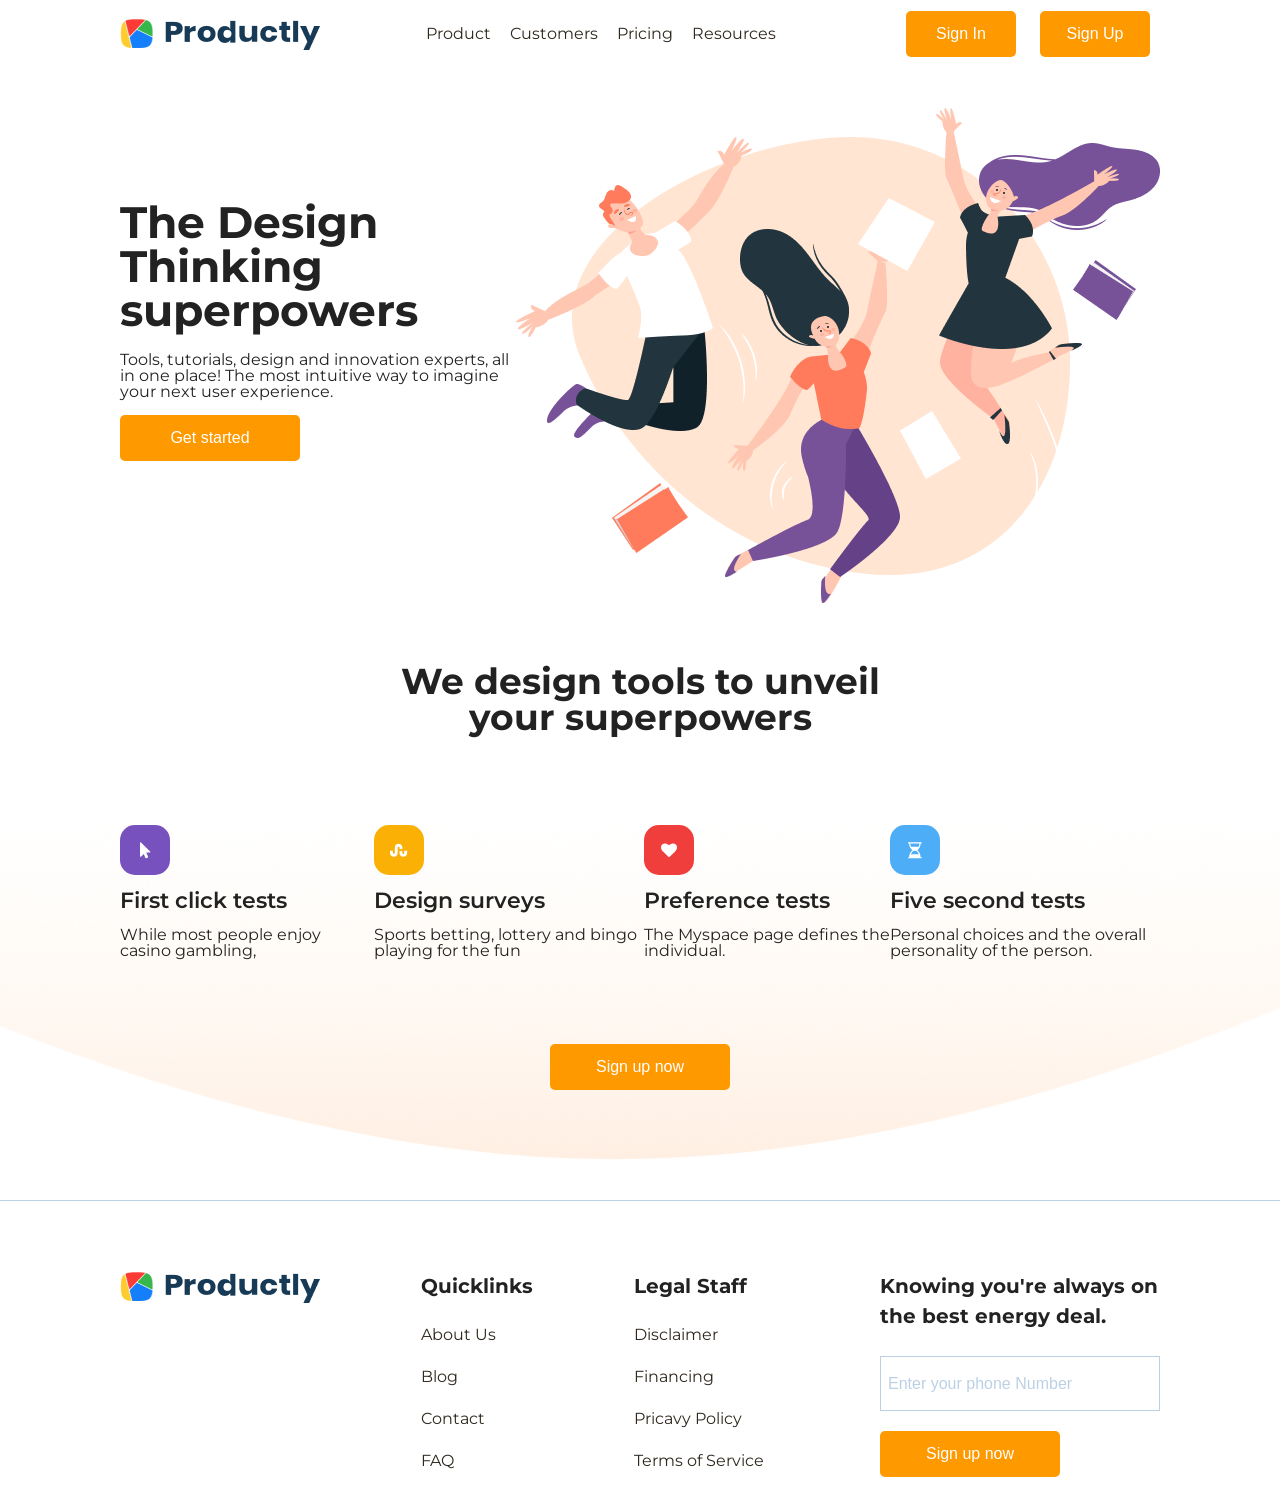
<file: lesson11/index.html>
<!DOCTYPE html>
<html lang="en">

<head>
  <meta charset="UTF-8">
  <meta http-equiv="X-UA-Compatible" content="IE=edge">
  <meta name="viewport" content="width=device-width, initial-scale=1.0">
  <title>Productly</title>
  <link rel="shortcut icon" href="assets/image/favicon.png" type="image/png">
  <link rel="stylesheet" href="css/reset.css">
  <link rel="stylesheet" href="https://fonts.googleapis.com/css?family=Montserrat">
  <link rel="stylesheet" href="css/style.css">
</head>

<body>
  <header>
    <div class="header__logo-block"><img src="assets/image/Logo.png" alt="logo"></div>
    <nav>
      <ul class="header__nav">
        <li><a href="#">Product</a></li>
        <li><a href="#">Customers</a></li>
        <li><a href="#">Pricing</a></li>
        <li><a href="#">Resources</a></li>
      </ul>
    </nav>
    <div class="header__sign-in-block">
      <button>
        Sign In
      </button>
      <button>
        Sign Up
      </button>
    </div>
  </header>
  <main>
    <section>
      <div class="content-block">
        <h1>The Design Thinking superpowers</h1>
        <p>Tools, tutorials, design and innovation experts, all in one place! The most intuitive way to imagine your
          next user experience.</p>
        <button class="btn-big">Get started</button>
      </div>
      <div class="image-block">
        <img src="assets/image/first-section-image.png" alt="Design Superpowers">
      </div>
    </section>
    <section>
      <h2 class="short">We design tools to unveil your superpowers</h2>
      <div class="section-wrapper">
        <div class="section__card"><img src="assets/image/icon.svg" alt="icon">
          <h3>First click tests</h3>
          <p>While most people enjoy casino gambling,</p>
        </div>
        <div class="section__card"><img src="assets/image/icon2.svg" alt="icon">
          <h3>Design surveys</h3>
          <p>Sports betting, lottery and bingo playing for the fun</p>
        </div>
        <div class="section__card"><img src="assets/image/icon3.svg" alt="icon">
          <h3>Preference tests</h3>
          <p>The Myspace page defines the individual.</p>
        </div>
        <div class="section__card"><img src="assets/image/icon4.svg" alt="icon">
          <h3>Five second tests</h3>
          <p>Personal choices and the overall personality of the person. </p>
        </div>
      </div>
      <button class="btn-big">Sign up now</button>
    </section>
  </main>
  <footer>
    <div class="footer__item"><img src="assets/image/Logo.png" alt="logo"></div>
    <div class="footer__item">
      <p>Quicklinks</p>
      <ul>
        <li><a href="#">About Us</a></li>
        <li><a href="#">Blog</a></li>
        <li><a href="#">Contact</a></li>
        <li><a href="#">FAQ</a></li>
      </ul>
    </div>
    <div class="footer__item">
      <p>Legal Staff</p>
      <ul>
        <li><a href="#">Disclaimer</a></li>
        <li><a href="#">Financing</a></li>
        <li><a href="#">Pricavy Policy</a></li>
        <li><a href="#">Terms of Service</a></li>
      </ul>
    </div>
    <div class="footer__item">
      <p>Knowing you're always on the best energy deal.</p>

      <input type="tel" placeholder="Enter your phone Number"> <br>
      <button class="btn-big">Sign up now</button>

    </div>
  </footer>
</body>

</html>
</file>
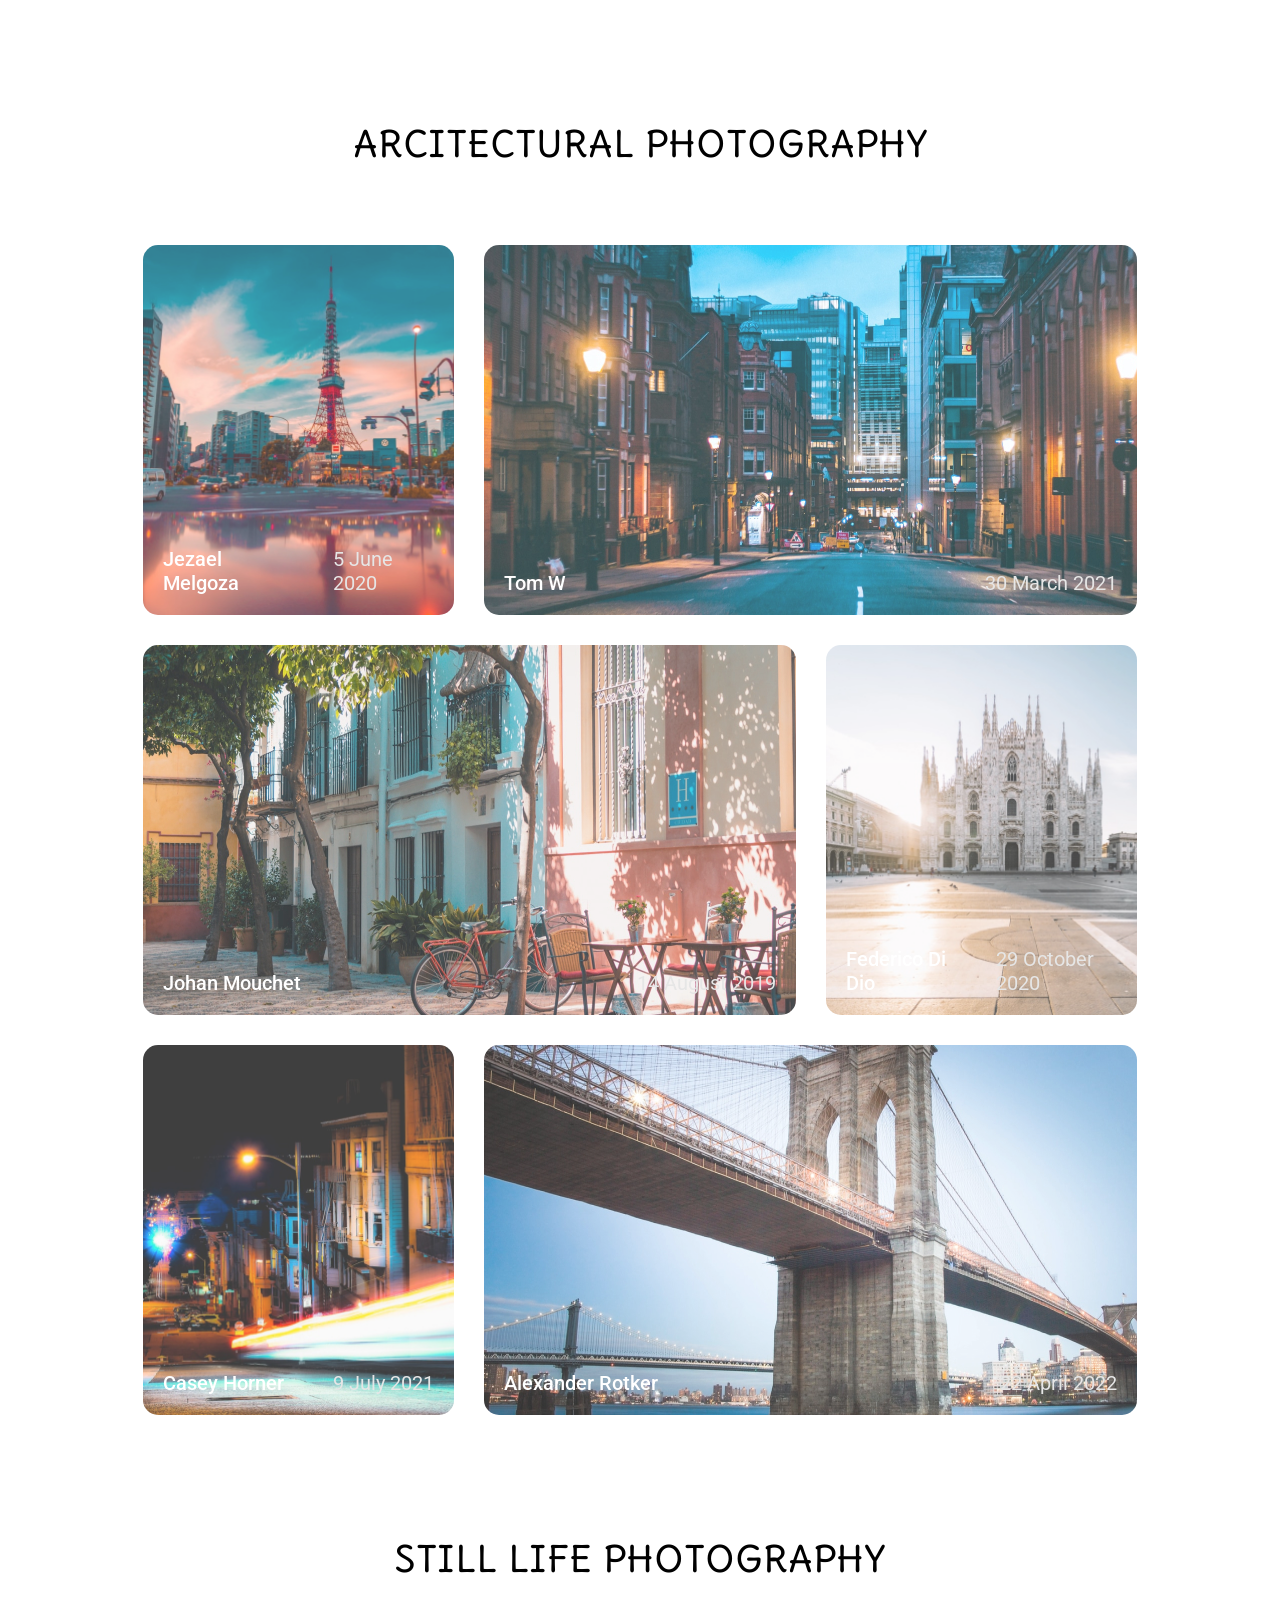
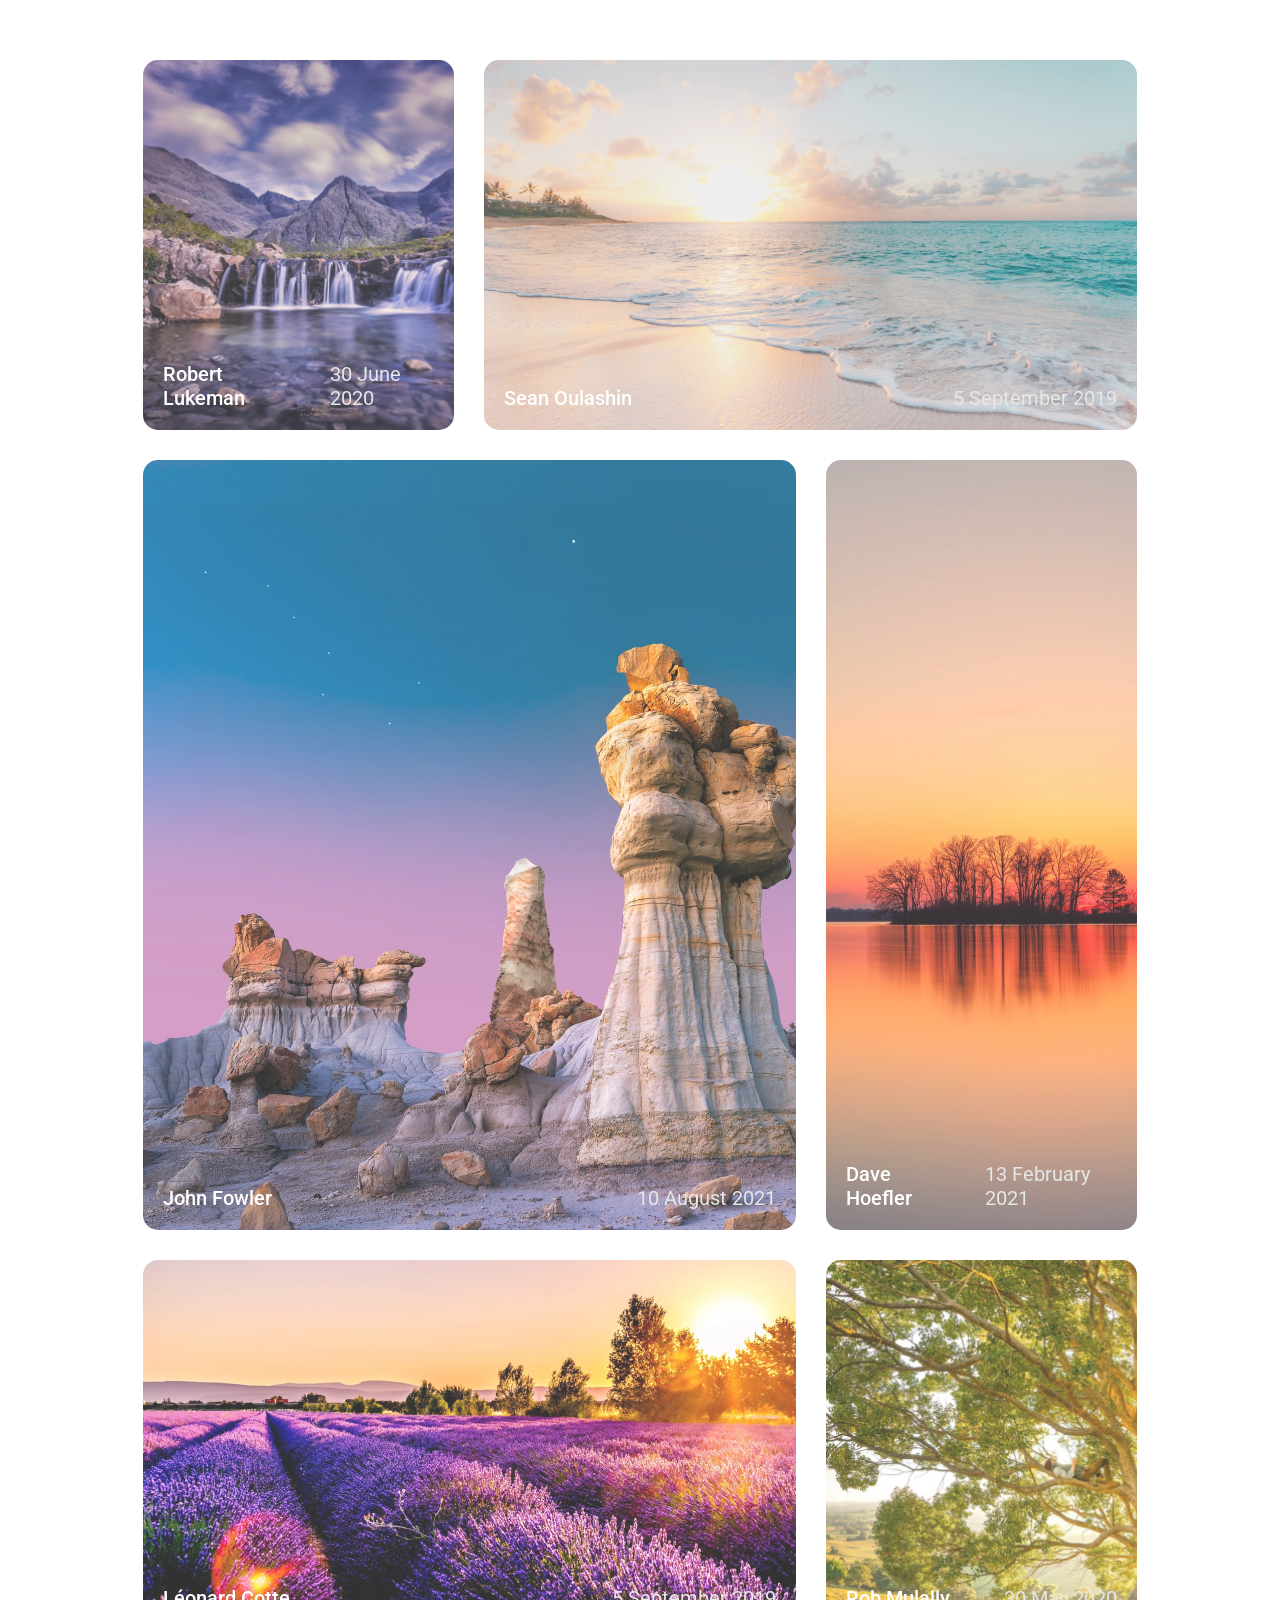
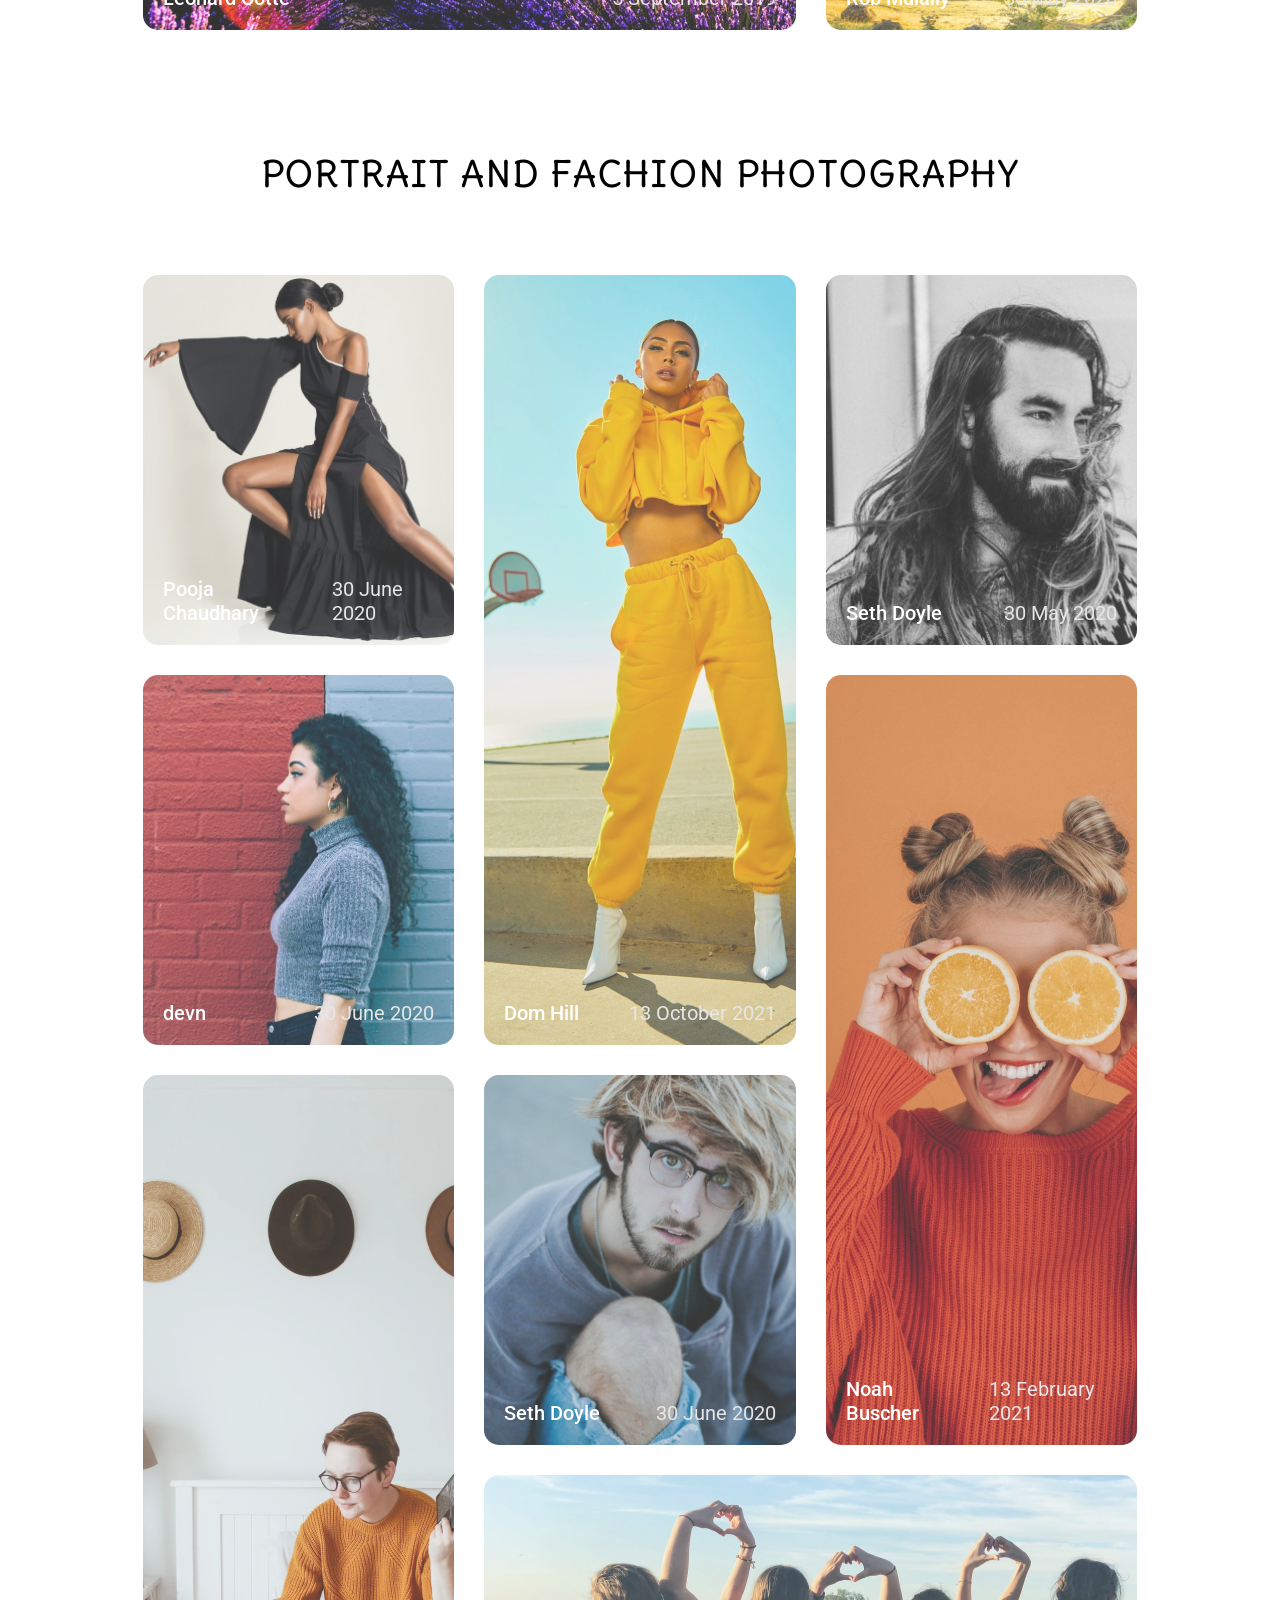
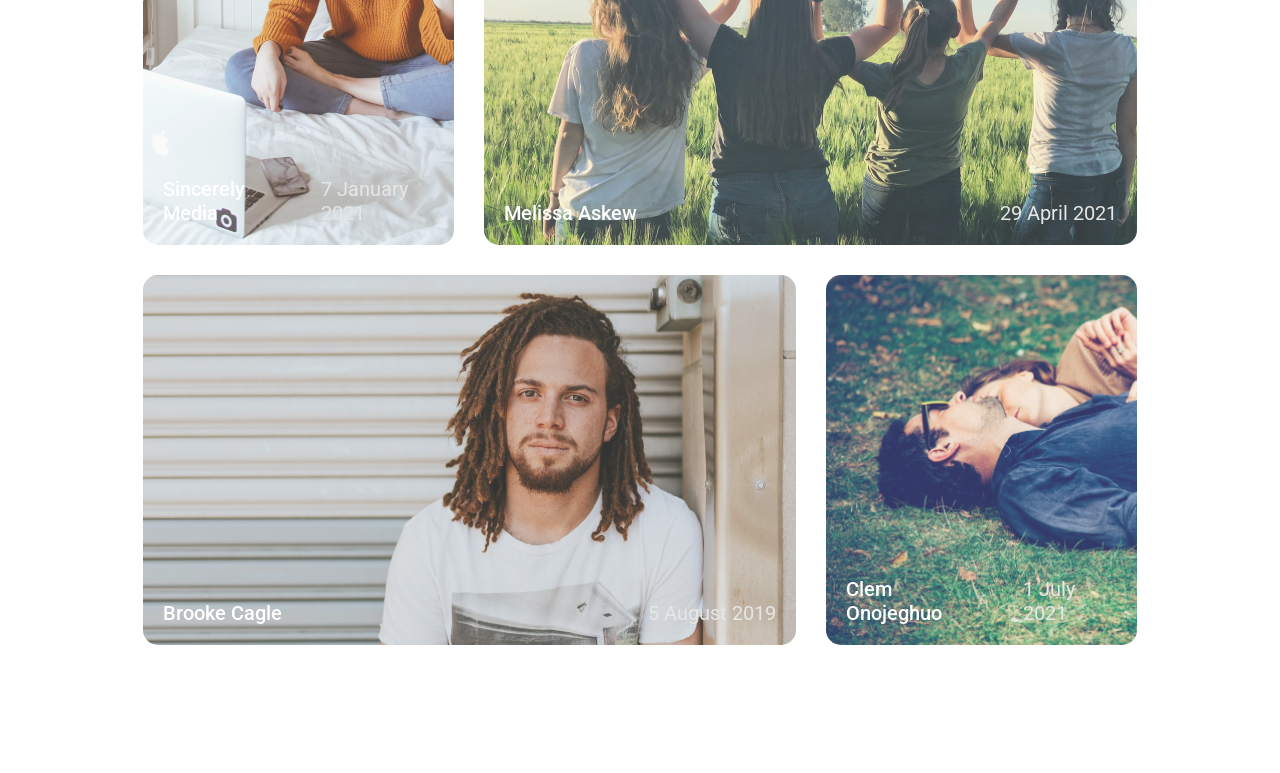
<file: lesson12/index.html>
<!DOCTYPE html>
<html lang="en">

<head>
  <meta charset="UTF-8">
  <meta http-equiv="X-UA-Compatible" content="IE=edge">
  <meta name="viewport" content="width=device-width, initial-scale=1.0">
  <title>Grid-Layout</title>
  <link rel="preconnect" href="https://fonts.googleapis.com">
  <link rel="preconnect" href="https://fonts.gstatic.com" crossorigin>
  <link href="https://fonts.googleapis.com/css2?family=Delius+Unicase&family=Roboto:wght@500&display=swap"
    rel="stylesheet">
  <link rel="stylesheet" href="style.css">
</head>

<body>
  <div class="container">
    <h2>Arcitectural Photography</h2>
    <div class="grid-container first">
      <div class="grid-item first">
        <div class="card-overlay"><a href="#"><img src="assets/images/heart.svg" alt="heart"></a><a href="#"><img
              src="assets/images/download.svg" alt="heart"></a></div>
        <div class="card-footer">
          <p class="name">Jezael Melgoza</p>
          <p class="date">5 June 2020</p>
        </div>
      </div>
      <div class="grid-item second">
        <div class="card-overlay"><a href="#"><img src="assets/images/heart.svg" alt="heart"></a><a href="#"><img
              src="assets/images/download.svg" alt="heart"></a></div>
        <div class="card-footer">
          <p class="name">Tom W</p>
          <p class="date">30 March 2021</p>
        </div>
      </div>
      <div class="grid-item third">
        <div class="card-overlay"><a href="#"><img src="assets/images/heart.svg" alt="heart"></a><a href="#"><img
              src="assets/images/download.svg" alt="heart"></a></div>
        <div class="card-footer">
          <p class="name">Johan Mouchet</p>
          <p class="date">14 August 2019</p>
        </div>
      </div>
      <div class="grid-item fourth">
        <div class="card-overlay"><a href="#"><img src="assets/images/heart.svg" alt="heart"></a><a href="#"><img
              src="assets/images/download.svg" alt="heart"></a></div>
        <div class="card-footer">
          <p class="name">Federico Di Dio</p>
          <p class="date">29 October 2020</p>
        </div>
      </div>
      <div class="grid-item fifth">
        <div class="card-overlay"><a href="#"><img src="assets/images/heart.svg" alt="heart"></a><a href="#"><img
              src="assets/images/download.svg" alt="heart"></a></div>
        <div class="card-footer">
          <p class="name">Casey Horner</p>
          <p class="date">9 July 2021</p>
        </div>
      </div>
      <div class="grid-item sixth">
        <div class="card-overlay"><a href="#"><img src="assets/images/heart.svg" alt="heart"></a><a href="#"><img
              src="assets/images/download.svg" alt="heart"></a></div>
        <div class="card-footer">
          <p class="name">Alexander Rotker</p>
          <p class="date">22 April 2022</p>
        </div>
      </div>
    </div>
    <h2>Still Life Photography</h2>
    <div class="grid-container second">
      <div class="grid-item first">
        <div class="card-overlay"><a href="#"><img src="assets/images/heart.svg" alt="heart"></a><a href="#"><img
              src="assets/images/download.svg" alt="heart"></a></div>
        <div class="card-footer">
          <p class="name">Robert Lukeman</p>
          <p class="date">30 June 2020</p>
        </div>
      </div>
      <div class="grid-item second">
        <div class="card-overlay"><a href="#"><img src="assets/images/heart.svg" alt="heart"></a><a href="#"><img
              src="assets/images/download.svg" alt="heart"></a></div>
        <div class="card-footer">
          <p class="name">Sean Oulashin</p>
          <p class="date">5 September 2019</p>
        </div>
      </div>
      <div class="grid-item third">
        <div class="card-overlay"><a href="#"><img src="assets/images/heart.svg" alt="heart"></a><a href="#"><img
              src="assets/images/download.svg" alt="heart"></a></div>
        <div class="card-footer">
          <p class="name">John Fowler</p>
          <p class="date">10 August 2021</p>
        </div>
      </div>
      <div class="grid-item fourth">
        <div class="card-overlay"><a href="#"><img src="assets/images/heart.svg" alt="heart"></a><a href="#"><img
              src="assets/images/download.svg" alt="heart"></a></div>
        <div class="card-footer">
          <p class="name">Dave Hoefler</p>
          <p class="date">13 February 2021</p>
        </div>
      </div>
      <div class="grid-item fifth">
        <div class="card-overlay"><a href="#"><img src="assets/images/heart.svg" alt="heart"></a><a href="#"><img
              src="assets/images/download.svg" alt="heart"></a></div>
        <div class="card-footer">
          <p class="name">Léonard Cotte</p>
          <p class="date">5 September 2019</p>
        </div>
      </div>
      <div class="grid-item sixth">
        <div class="card-overlay"><a href="#"><img src="assets/images/heart.svg" alt="heart"></a><a href="#"><img
              src="assets/images/download.svg" alt="heart"></a></div>
        <div class="card-footer">
          <p class="name">Rob Mulally</p>
          <p class="date">30 May 2020</p>
        </div>
      </div>
    </div>
    <h2>Portrait and fachion Photography</h2>
    <div class="grid-container third">
      <div class="grid-item first">
        <div class="card-overlay"><a href="#"><img src="assets/images/heart.svg" alt="heart"></a><a href="#"><img
              src="assets/images/download.svg" alt="heart"></a></div>
        <div class="card-footer">
          <p class="name">Pooja Chaudhary</p>
          <p class="date">30 June 2020</p>
        </div>
      </div>
      <div class="grid-item second">
        <div class="card-overlay"><a href="#"><img src="assets/images/heart.svg" alt="heart"></a><a href="#"><img
              src="assets/images/download.svg" alt="heart"></a></div>
        <div class="card-footer">
          <p class="name">Dom Hill</p>
          <p class="date">13 October 2021</p>
        </div>
      </div>
      <div class="grid-item third">
        <div class="card-overlay"><a href="#"><img src="assets/images/heart.svg" alt="heart"></a><a href="#"><img
              src="assets/images/download.svg" alt="heart"></a></div>
        <div class="card-footer">
          <p class="name">Seth Doyle</p>
          <p class="date">30 May 2020</p>
        </div>
      </div>
      <div class="grid-item fourth">
        <div class="card-overlay"><a href="#"><img src="assets/images/heart.svg" alt="heart"></a><a href="#"><img
              src="assets/images/download.svg" alt="heart"></a></div>
        <div class="card-footer">
          <p class="name">devn</p>
          <p class="date">30 June 2020</p>
        </div>
      </div>
      <div class="grid-item fifth">
        <div class="card-overlay"><a href="#"><img src="assets/images/heart.svg" alt="heart"></a><a href="#"><img
              src="assets/images/download.svg" alt="heart"></a></div>
        <div class="card-footer">
          <p class="name">Noah Buscher</p>
          <p class="date">13 February 2021</p>
        </div>
      </div>
      <div class="grid-item sixth">
        <div class="card-overlay"><a href="#"><img src="assets/images/heart.svg" alt="heart"></a><a href="#"><img
              src="assets/images/download.svg" alt="heart"></a></div>
        <div class="card-footer">
          <p class="name">Sincerely Media</p>
          <p class="date">7 January 2021</p>
        </div>
      </div>
      <div class="grid-item seventh">
        <div class="card-overlay"><a href="#"><img src="assets/images/heart.svg" alt="heart"></a><a href="#"><img
              src="assets/images/download.svg" alt="heart"></a></div>
        <div class="card-footer">
          <p class="name">Seth Doyle</p>
          <p class="date">30 June 2020</p>
        </div>
      </div>
      <div class="grid-item eighth">
        <div class="card-overlay"><a href="#"><img src="assets/images/heart.svg" alt="heart"></a><a href="#"><img
              src="assets/images/download.svg" alt="heart"></a></div>
        <div class="card-footer">
          <p class="name">Melissa Askew</p>
          <p class="date">29 April 2021</p>
        </div>
      </div>
      <div class="grid-item nineth">
        <div class="card-overlay"><a href="#"><img src="assets/images/heart.svg" alt="heart"></a><a href="#"><img
              src="assets/images/download.svg" alt="heart"></a></div>
        <div class="card-footer">
          <p class="name">Brooke Cagle</p>
          <p class="date">5 August 2019</p>
        </div>
      </div>
      <div class="grid-item tenth">
        <div class="card-overlay"><a href="#"><img src="assets/images/heart.svg" alt="heart"></a><a href="#"><img
              src="assets/images/download.svg" alt="heart"></a></div>
        <div class="card-footer">
          <p class="name">Clem Onojeghuo</p>
          <p class="date">1 July 2021</p>
        </div>
      </div>
    </div>
  </div>
</body>

</html>
</file>
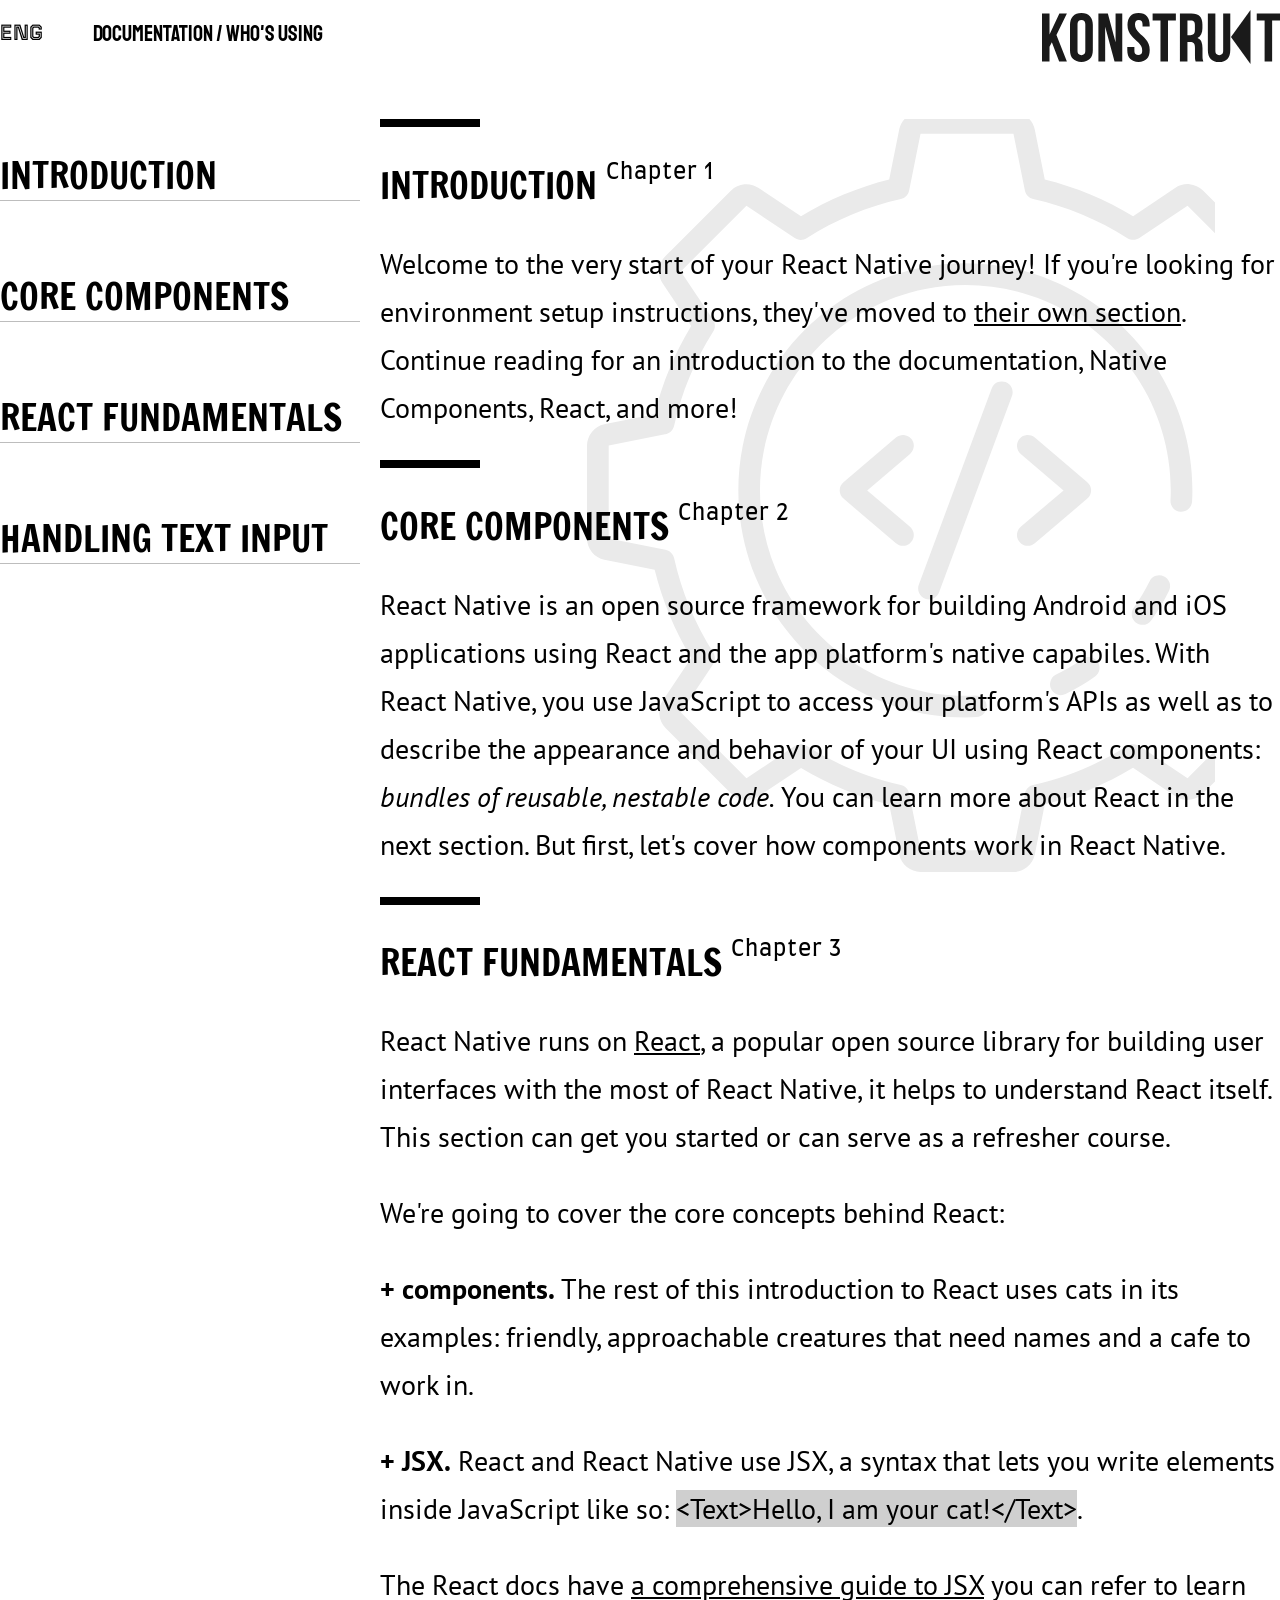
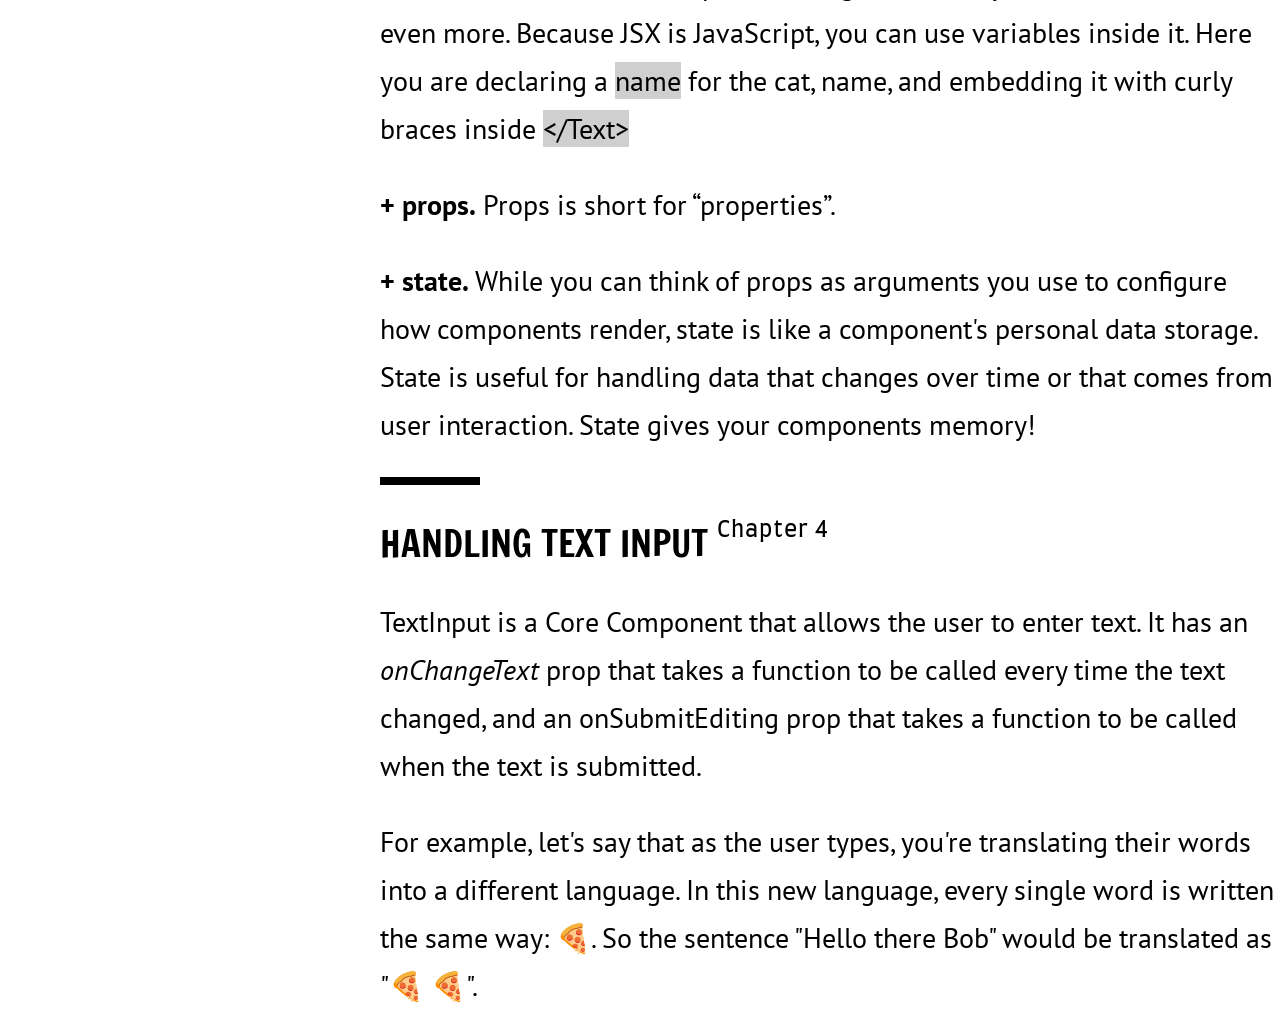
<file: lesson14/index.html>
<!DOCTYPE html>
<html lang="en">

<head>
  <meta charset="UTF-8">
  <meta http-equiv="X-UA-Compatible" content="IE=edge">
  <meta name="viewport" content="width=device-width, initial-scale=1.0">
  <title>Fonts</title>
  <link rel="preconnect" href="https://fonts.googleapis.com">
  <link rel="preconnect" href="https://fonts.gstatic.com" crossorigin>
  <link
    href="https://fonts.googleapis.com/css2?family=Farro:wght@300&family=Francois+One&family=PT+Sans:ital,wght@0,400;0,700;1,400&family=Staatliches&family=Tourney:wght@600&display=swap"
    rel="stylesheet">
  <link rel="stylesheet" href="main.css">
</head>

<body>
  <div class="container">
    <header>
      <div class="header__left">
        <p>ENG</p>
        <nav><a href="#">DOCUMENTATION</a> / <a href="#">WHO'S USING</a></nav>
      </div>
      <div class="header__logo"><img src="assets/images/logo.svg" alt="logo"></div>
    </header>
    <aside>
      <nav>
        <ul>
          <li><a href="#introduction">Introduction</a></li>
          <li><a href="#core-components">core components</a></li>
          <li><a href="#react-fundamentals">react fundamentals</a></li>
          <li><a href="#handling-text">handling text input</a></li>
        </ul>
      </nav>
    </aside>
    <main>
      <section id="introduction">
        <hr>
        <h2>Introduction <span>Chapter 1</span></h2>
        <p>Welcome to the very start of your React Native journey! If you're looking for environment setup instructions,
          they've moved to <a href="#">their own section</a>. Continue reading for an introduction to the documentation,
          Native
          Components, React, and more!</p>
      </section>
      <section id="core-components">
        <hr>
        <h2>core components <span>Chapter 2</span></h2>
        <p>
          React Native is an open source framework for building Android and iOS applications using React and the app
          platform&apos;s native capabiles. With React Native, you use JavaScript to access your platform&apos;s APIs as
          well as to
          describe the appearance and behavior of your UI using React components: <span class="span-italic">bundles of
            reusable, nestable code.</span>
          You
          can learn more about React in the next section. But first, let&apos;s cover how components work in React
          Native.
        </p>
      </section>
      <section id="react-fundamentals">
        <hr>
        <h2>react fundamentals <span>Chapter 3</span></h2>
        <p>React Native runs on <a href="#">React</a>, a popular open source library for building user interfaces with
          the most of React Native, it helps to understand React itself. This section can get you started or can serve
          as
          a refresher course.
        </p>
        <p>We&apos;re going to cover the core concepts behind React:</p>
        <p><span class="span-bold">+ components.</span> The rest of this introduction to React uses cats in its
          examples: friendly,
          approachable
          creatures that need names and a cafe to work in.</p>
        <p><span class="span-bold">+ JSX.</span> React and React Native use JSX, a syntax that lets you write elements
          inside JavaScript
          like so:
          <span class="gray-bg">&lt;Text&gt;Hello, I am your cat!&lt;/Text&gt;</span>.
        </p>
        <p>The React docs have <a href="#">a comprehensive guide to JSX</a> you can refer to learn even more. Because
          JSX is JavaScript,
          you can use variables inside it. Here you are declaring a <span class="gray-bg">name</span> for the cat, name,
          and embedding it with curly
          braces inside <span class="gray-bg">&lt;/Text&gt;</span></p>
        <p>
          <span class="span-bold">+ props.</span> Props is short for “properties”.
        </p>
        <p>
          <span class="span-bold">+ state.</span> While you can think of props as arguments you use to configure how
          components render,
          state is like a
          component&apos;s personal data storage. State is useful for handling data that changes over time or that comes
          from
          user interaction. State gives your components memory!
        </p>
      </section>
      <section id="handling-text">
        <hr>
        <h2>handling text input <span>Chapter 4</span></h2>
        <p>TextInput is a Core Component that allows the user to enter text. It has an <span
            class="span-italic">onChangeText</span> prop that takes a
          function to be called every time the text changed, and an onSubmitEditing prop that takes a function to be
          called when the text is submitted.</p>
        <p>For example, let's say that as the user types, you're translating their words into a different language. In
          this new language, every single word is written the same way: 🍕. So the sentence "Hello there Bob" would be
          translated as "🍕 🍕".</p>
      </section>
    </main>
  </div>
</body>

</html>
</file>
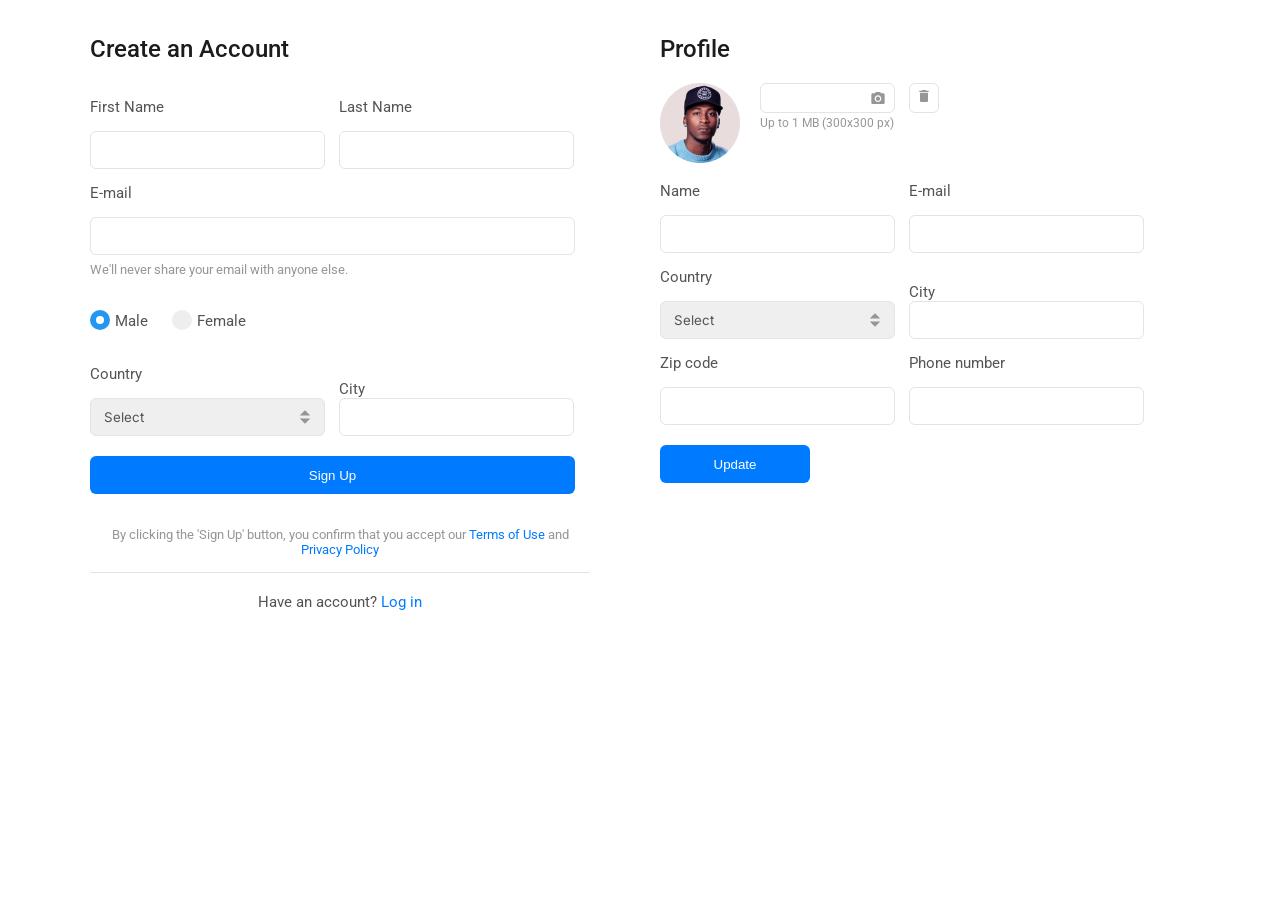
<file: lesson15/index.html>
<!DOCTYPE html>
<html lang="en">

<head>
  <meta charset="UTF-8">
  <meta http-equiv="X-UA-Compatible" content="IE=edge">
  <meta name="viewport" content="width=device-width, initial-scale=1.0">
  <title>Web forms</title>
  <link rel="preconnect" href="https://fonts.googleapis.com">
  <link rel="preconnect" href="https://fonts.gstatic.com" crossorigin>
  <link href="https://fonts.googleapis.com/css2?family=Inter&family=Roboto:wght@400;500&display=swap" rel="stylesheet">
  <link rel="stylesheet" href="index.css">
</head>

<body>
  <div class="container">
    <form action="">
      <h2>Create an Account</h2>
      <div class="form__half">
        <label for="first-name">
          <p>First Name</p>
        </label>
        <input type="text" id="first-name" name="first-name">
      </div>
      <div class="form__half">
        <label for="last-name">
          <p>Last Name</p>
        </label>
        <input type="text" id="last-name" name="last-name">
      </div>
      <div class="form__full">
        <label for="e-mail">
          <p>E-mail</p>
        </label>
        <input type="email" id="e-mail" name="email">
        <p>We'll never share your email with anyone else.</p>
      </div>
      <div class="form__full">
        <label class="radio-btn">
          <input type="radio" checked="checked" name="radio"> Male
          <span class="checkmark"></span>
        </label>
        <label class="radio-btn">
          <input type="radio" name="radio"> Female
          <span class="checkmark"></span>
        </label>
      </div>
      <div class="form__half">
        <label for="country">
          <p>Country</p>
        </label>
        <select name="country" id="country">
          <option value="select">Select</option>
        </select>
      </div>
      <div class="form__half">
        <label for="city">City</label><br>
        <input type="text" id="city" name="city">
      </div>
      <button type="submit">Sign Up</button>
      <div class="form-footer">
        <p>By clicking the 'Sign Up' button, you confirm that you accept our <a href="">Terms of Use</a>
          and <a href="">Privacy Policy</a></p>
        <p>Have an account? <a href="">Log in</a></p>
      </div>
    </form>
    <form action="">
      <h2>Profile</h2>
      <div class="form__half">
        <div class="photo-block">
          <img src="assets/images/profile-photo.png" alt="profile-photo">
          <div class="photo-container">
            <input type="text" name="photo-text" id="photo-text">
            <label for="photo-text">Up to 1 MB (300x300 px)</label>
            <input type="file" id="photo">
          </div>
        </div>
      </div>
      <div class="form__half btn-block"><button class="delete-btn"><img src="assets/images/trash.svg"
            alt="delete"></button></div>
      <div class="form__half">
        <label for="first-name">
          <p>Name</p>
        </label>
        <input type="text" id="name" name="name">
      </div>
      <div class="form__half">
        <label for="email">
          <p>E-mail</p>
        </label>
        <input type="email" id="email" name="email">
      </div>
      <div class="form__half">
        <label for="country">
          <p>Country</p>
        </label>
        <select name="county" id="county2">
          <option value="select">Select</option>
        </select>
      </div>
      <div class="form__half">
        <label for="city">City</label><br>
        <input type="text" id="city2" name="city">
      </div>
      <div class="form__half">
        <label for="zip-code">
          <p>Zip code</p>
        </label>
        <input type="number" id="zip-code" name="zip-code">
      </div>
      <div class="form__half">
        <label for="phone">
          <p>Phone number</p>
        </label>
        <input type="tel" id="phone" name="phone">
      </div>
      <button class="update-btn" type="submit">Update</button>
    </form>
  </div>
</body>

</html>
</file>
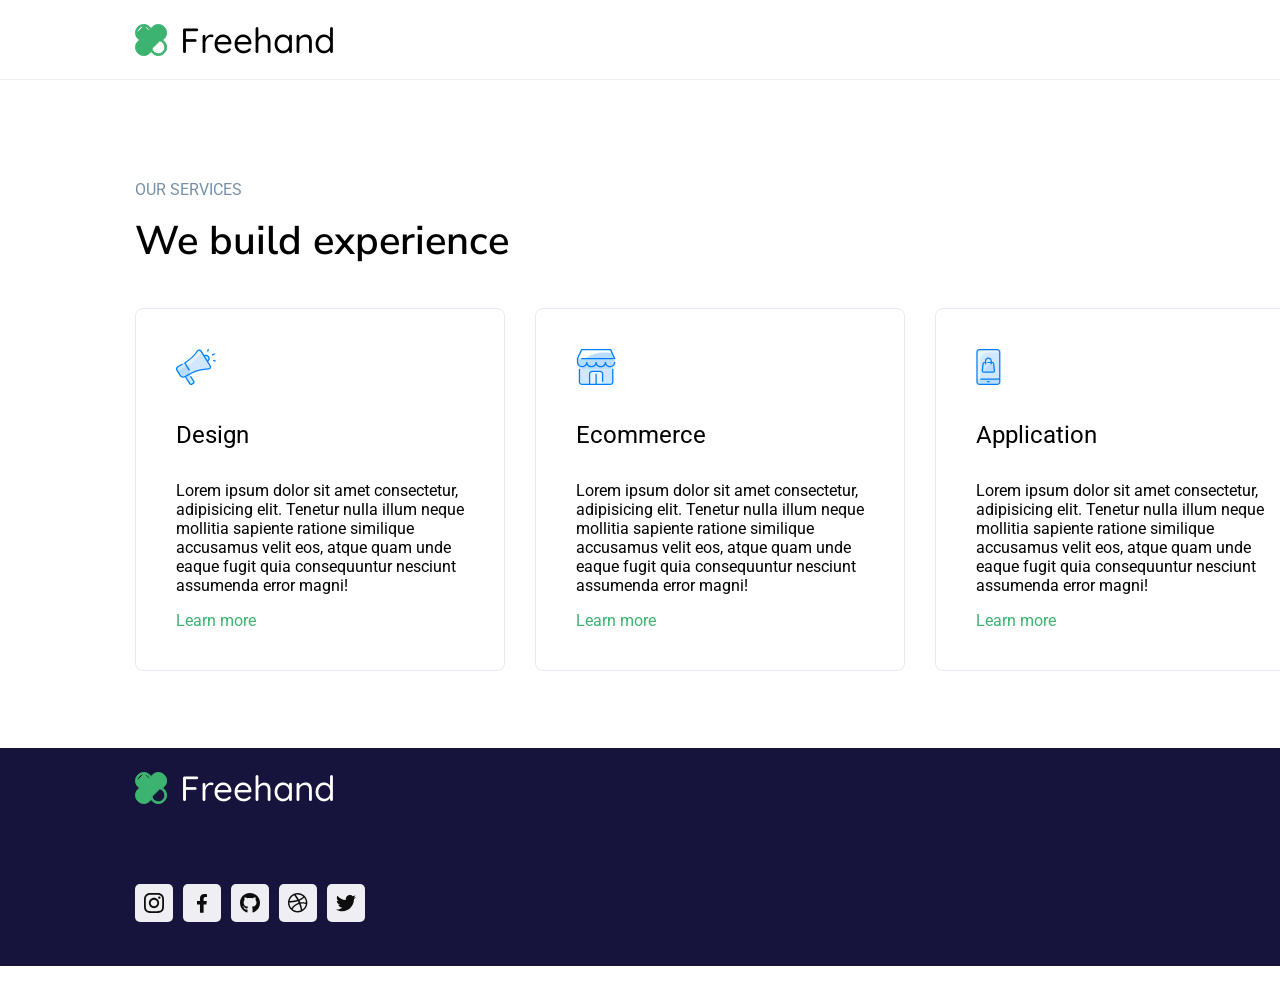
<file: lesson16/index.html>
<!DOCTYPE html>
<html lang="en">

<head>
  <meta charset="UTF-8">
  <meta http-equiv="X-UA-Compatible" content="IE=edge">
  <meta name="viewport" content="width=device-width, initial-scale=1.0">
  <title>SVG</title>
  <link rel="preconnect" href="https://fonts.googleapis.com">
  <link rel="preconnect" href="https://fonts.gstatic.com" crossorigin>
  <link
    href="https://fonts.googleapis.com/css2?family=Nunito+Sans:wght@600&family=Quicksand:wght@500&family=Roboto:wght@400;500&display=swap"
    rel="stylesheet">
  <link rel="stylesheet" href="index.css">
</head>

<body>
  <header>
    <div class="logo"><img src="assets/images/logo.svg" alt="logo">
      <p>Freehand</p>
    </div>
  </header>
  <main>
    <section>
      <h2>Our services</h2>
      <h3>We build experience</h3>
      <div class="cards-container">
        <div class="main__card">
          <div class="card__logo"><svg width="40" height="36" viewBox="0 0 40 36" fill="none"
              xmlns="http://www.w3.org/2000/svg">
              <path class="D1E7FF"
                d="M34.2303 17.0039C35.0267 18.2942 34.0717 19.9147 32.4798 19.9722C26.6672 20.1851 20.7405 21.5432 15.1528 24.2169L13.3051 25.2144C13.3051 25.2222 13.2796 25.1736 17.7776 32.4919C18.1904 33.1615 17.9454 34.0168 17.2304 34.4037L15.7731 35.1906C15.0581 35.5767 14.143 35.3476 13.7303 34.6779L9.24365 27.4082L8.51539 27.8021C7.08461 28.5742 5.25525 28.1159 4.429 26.7774L1.06423 21.3255C0.238812 19.987 0.728747 18.2756 2.15952 17.5026L8.79689 13.9175C13.8694 10.8478 18.1678 6.78337 21.3899 2.00218C22.2394 0.74136 24.2166 0.777871 25.0129 2.06821L27.8919 6.73396C29.546 5.84058 31.6619 6.37117 32.6169 7.91865C33.5718 9.46613 33.0047 11.4448 31.3505 12.3381L34.2303 17.0039Z"
                fill="#D1E7FF" />
              <path class="D1E7FF"
                d="M32.6168 7.91887C33.5718 9.46636 33.0046 11.445 31.3505 12.3384L27.8918 6.73416C29.546 5.84078 31.6619 6.37137 32.6168 7.91887Z"
                fill="#D1E7FF" />
              <path class="E8F3FF"
                d="M25.0129 2.06818C25.4102 2.7125 25.3847 3.5118 24.9451 4.13157C21.3983 9.13111 16.6444 13.6487 10.8305 17.1677L3.05386 21.3681C2.51991 21.6571 2.09724 22.0572 1.80162 22.5194L1.06423 21.3254C0.238812 19.9869 0.728747 18.2755 2.15952 17.5026L8.79689 13.9174C13.8694 10.8478 18.1678 6.78333 21.3899 2.00215C22.2394 0.741332 24.2165 0.777921 25.0129 2.06818Z"
                fill="#E8F3FF" />
              <path class="B9DCFF"
                d="M8.79689 13.9177L15.1528 24.2171C13.8791 24.9047 9.78722 27.1145 8.51538 27.8023C7.08461 28.5745 5.25524 28.1161 4.429 26.7776L1.06423 21.3257C0.238812 19.9872 0.728747 18.2758 2.15952 17.5029L8.79689 13.9177Z"
                fill="#B9DCFF" />
              <path class="D1E7FF"
                d="M10.8097 17.1794C2.36409 21.7406 2.92378 21.4233 2.65133 21.6216C2.13823 21.9951 1.38937 21.852 1.06411 21.3254C0.23869 19.9869 0.728625 18.2756 2.1594 17.5026L8.79677 13.9175L10.8097 17.1794Z"
                fill="#D1E7FF" />
              <path class="B9DCFF"
                d="M14.515 27.183C12.152 28.463 13.8906 27.521 10.4577 29.3744L9.24365 27.4083L13.3051 25.2153L14.515 27.183Z"
                fill="#B9DCFF" />
              <path class="B9DCFF"
                d="M32.41 11.4495C32.136 11.8014 31.7798 12.1067 31.3504 12.3382L27.8918 6.73412C28.3212 6.50185 28.782 6.36668 29.2446 6.32007C29.4186 6.60221 32.2582 11.2035 32.41 11.4495Z"
                fill="#B9DCFF" />
              <path class="G007FFC"
                d="M32.231 12.5215C34.8236 10.5404 33.928 6.62262 30.6884 5.81066C29.8419 5.5985 28.9656 5.64263 28.1623 5.92889L25.5882 1.75793C24.5407 0.0605986 21.9428 0.0156194 20.8274 1.67053C17.6614 6.36843 13.4435 10.3641 8.43582 13.3962C8.15067 13.5685 8.04496 13.9246 8.21369 14.2144C8.24076 14.2608 12.5045 21.1687 12.5328 21.2145C12.7161 21.5116 13.1222 21.6137 13.4402 21.442C13.7579 21.2704 13.8668 20.8903 13.6834 20.593L9.68499 14.1141C14.4599 11.1279 18.6887 7.17449 21.9514 2.33342C22.5349 1.46747 23.8913 1.49435 24.4375 2.37941L33.6546 17.3144C34.2015 18.2006 33.5458 19.3118 32.4541 19.3516C26.3293 19.5748 20.3328 21.0403 14.8502 23.6636C14.8269 23.6747 8.61087 27.0326 8.1828 27.2638C7.07165 27.864 5.64585 27.5066 5.00445 26.4671L1.6396 21.0146C0.998115 19.9752 1.38018 18.6414 2.49125 18.0412L6.54102 15.8539C6.85873 15.6823 6.9676 15.3022 6.78416 15.0049C6.60073 14.7076 6.19433 14.6059 5.8767 14.7775L1.82694 16.9648C0.0814388 17.9076 -0.518773 20.0031 0.488998 21.6361L3.85394 27.0885C4.86179 28.7216 7.10179 29.2829 8.84729 28.3401L9.0005 28.2574L13.1549 34.989C13.7516 35.9559 15.0711 36.2871 16.1053 35.7286L17.5624 34.9416C18.5962 34.3832 18.9498 33.1487 18.3529 32.1815L15.4086 27.4106C15.2252 27.1134 14.8188 27.0116 14.5011 27.1832C14.1834 27.3548 14.0746 27.7349 14.258 28.0321L17.2023 32.803C17.432 33.1751 17.296 33.6503 16.8981 33.8651L15.441 34.6522C15.0431 34.867 14.5353 34.7397 14.3056 34.3675L10.1512 27.6359L15.4703 24.7629C20.6753 22.275 26.4658 20.8136 32.5059 20.5935C34.5992 20.5171 35.8512 18.3873 34.8052 16.6928L32.231 12.5215ZM32.0412 8.22914C32.6971 9.29186 32.4615 10.6106 31.5536 11.4239L28.8395 7.02596C30.0293 6.69945 31.3748 7.14924 32.0412 8.22914ZM38.5388 5.46613L36.8199 6.39454C36.502 6.56622 36.0958 6.46422 35.9125 6.16708C35.7289 5.86985 35.8379 5.48974 36.1556 5.31814L37.8744 4.38973C38.1924 4.21805 38.5985 4.32005 38.7819 4.61719C38.9653 4.91441 38.8565 5.29452 38.5388 5.46613ZM31.1467 1.92402L31.5659 0.460752C31.6609 0.129194 32.0249 -0.0674254 32.3796 0.0212904C32.734 0.110162 32.9443 0.450964 32.8493 0.782444L32.4301 2.24571C32.3353 2.57641 31.972 2.77404 31.6164 2.68517C31.2621 2.5963 31.0518 2.25558 31.1467 1.92402V1.92402ZM39.8353 12.1022C39.7557 12.3798 39.4873 12.5629 39.1939 12.5629C39.0737 12.5629 39.1578 12.5757 37.4574 12.1495C37.103 12.0606 36.8927 11.7199 36.9876 11.3883C37.0826 11.0568 37.4469 10.8602 37.8013 10.9489L39.3655 11.3409C39.7198 11.4298 39.9302 11.7706 39.8353 12.1022Z"
                fill="#007FFC" />
            </svg>
          </div>
          <h4>Design</h4>
          <p> Lorem ipsum dolor sit amet consectetur, adipisicing elit. Tenetur nulla illum neque mollitia sapiente
            ratione similique accusamus velit eos, atque quam unde eaque fugit quia consequuntur nesciunt assumenda
            error
            magni!</p>
          <a href="#">Learn more</a>
        </div>

        <div class="main__card">
          <div class="card__logo"><svg width="40" height="36" viewBox="0 0 40 36" fill="none"
              xmlns="http://www.w3.org/2000/svg">
              <path class="D1E7FF"
                d="M36.7767 13.3215V32.9997C36.7767 34.325 35.6279 35.3997 34.2113 35.3997H5.99167C4.57508 35.3997 3.42625 34.325 3.42625 32.9997C3.42625 14.3965 3.42457 17.8814 3.43187 13.3215H36.7767Z"
                fill="#D1E7FF" />
              <path class="B9DCFF"
                d="M36.7767 13.3215V17.8664C36.7767 18.8499 35.934 19.6647 34.8827 19.6687C34.871 19.6687 5.34078 19.6687 5.31946 19.6687C4.26844 19.6644 3.42626 18.8496 3.42626 17.8664C3.42626 16.5546 3.4253 17.4602 3.43187 13.3215H36.7767Z"
                fill="#B9DCFF" />
              <path class="E8F3FF"
                d="M26.5952 24.6749V35.3998H13.6077V24.6749C13.6077 23.3496 14.7566 22.2749 16.1732 22.2749H24.0298C25.4464 22.2749 26.5952 23.3496 26.5952 24.6749Z"
                fill="#E8F3FF" />
              <path class="B9DCFF"
                d="M38.7007 13.3215C38.7007 15.7228 36.6193 17.6715 34.0509 17.6715C31.4831 17.6715 29.4011 15.7237 29.4011 13.3215C29.4011 15.7237 27.3191 17.6715 24.7513 17.6715C22.1835 17.6715 20.1015 15.7237 20.1015 13.3215C20.1015 15.7237 18.0195 17.6715 15.4516 17.6715C12.8838 17.6715 10.8018 15.7237 10.8018 13.3215C10.7978 15.708 8.69817 17.6715 6.152 17.6715C3.60895 17.6715 1.50618 15.7105 1.50218 13.3215C1.50218 9.54093 1.49111 9.77358 1.53024 9.60003C1.56872 9.4297 1.30199 10.0328 5.33587 1.32309C5.5395 0.884345 6.00208 0.600098 6.51276 0.600098H33.6902C34.2008 0.600098 34.6634 0.884345 34.867 1.32309C38.9039 10.0392 38.6341 9.42955 38.6727 9.60003C38.7117 9.7732 38.7007 9.5368 38.7007 13.3215Z"
                fill="#B9DCFF" />
              <path class="B9DCFF"
                d="M38.7007 13.3215C38.7007 15.7227 36.6193 17.6714 34.0509 17.6714C31.4831 17.6714 29.4011 15.7237 29.4011 13.3215C29.4011 15.7237 27.3191 17.6714 24.7513 17.6714C22.1834 17.6714 20.1014 15.7237 20.1014 13.3215C20.1014 15.7237 18.0194 17.6714 15.4516 17.6714C12.8838 17.6714 10.8018 15.7237 10.8018 13.3215C10.7978 15.7079 8.69814 17.6714 6.15196 17.6714C3.60891 17.6714 1.50615 15.7104 1.50214 13.3215C1.49581 9.5203 1.49677 9.74837 1.5302 9.6001H38.6727C38.7117 9.77327 38.7007 9.53687 38.7007 13.3215Z"
                fill="#B9DCFF" />
              <path
                d="M33.3437 3.8062C25.2003 2.7577 16.9818 4.10253 10.3345 8.78839C9.58623 9.31586 8.67422 9.60011 7.73737 9.60011H1.53033C1.56882 9.42979 1.30209 10.0329 5.33597 1.3231C5.5396 0.884348 6.00218 0.600098 6.51286 0.600098H33.6903C34.2014 0.600098 34.6638 0.884048 34.867 1.3228L35.0457 1.70845C35.5464 2.78943 34.5913 3.96685 33.3437 3.8062Z"
                fill="white" />
              <path class="G007FFC"
                d="M37.418 20.325V33C37.418 34.6542 35.9795 36 34.2113 36H5.99165C4.22343 36 2.78487 34.6542 2.78487 33V20.325C2.78487 19.9937 3.07204 19.725 3.42623 19.725C3.78042 19.725 4.06758 19.9937 4.06758 20.325V33C4.06758 33.9925 4.93069 34.8 5.99165 34.8H12.9664V24.675C12.9664 23.0208 14.4049 21.675 16.1732 21.675H24.0297C25.798 21.675 27.2365 23.0208 27.2365 24.675V32.4C27.2365 32.7313 26.9494 33 26.5952 33C26.241 33 25.9538 32.7313 25.9538 32.4V24.675C25.9538 23.6825 25.0906 22.875 24.0297 22.875H16.1732C15.1123 22.875 14.2491 23.6825 14.2491 24.675V34.8H19.4601V25.35C19.4601 25.0187 19.7473 24.75 20.1014 24.75C20.4556 24.75 20.7428 25.0187 20.7428 25.35V34.8H34.2113C35.2721 34.8 36.1353 33.9925 36.1353 33V20.325C36.1353 19.9937 36.4225 19.725 36.7767 19.725C37.1309 19.725 37.418 19.9936 37.418 20.325ZM5.02962 9.6C5.02962 9.93135 5.31678 10.2 5.67097 10.2C40.5661 10.2 38.836 10.2584 39.0909 10.0754C39.2242 9.9795 39.3113 9.84112 39.3352 9.68303C39.3709 9.4419 39.6011 10.0349 35.1204 0.361425C35.0186 0.141975 34.7875 0 34.5318 0H5.67089C5.41531 0 5.18402 0.14205 5.08245 0.361425L0.913642 9.36143C0.839966 9.52058 0.86073 9.26798 0.86073 13.3224C0.86538 16.0513 3.23895 18.2714 6.15191 18.2714C8.15446 18.2714 9.90207 17.2222 10.8004 15.6797C12.8067 19.129 18.0914 19.1328 20.1014 15.682C22.1098 19.13 27.3921 19.1308 29.401 15.682C30.2987 17.2232 32.0464 18.2714 34.0508 18.2714C36.9684 18.2714 39.342 16.0509 39.342 13.3214C39.342 12.9901 39.0548 12.7214 38.7006 12.7214C38.3465 12.7214 38.0593 12.9901 38.0593 13.3214C38.0593 15.3892 36.2611 17.0714 34.0508 17.0714C31.8406 17.0714 30.0424 15.3892 30.0424 13.3214C30.0424 12.9901 29.7552 12.7214 29.401 12.7214C29.0468 12.7214 28.7597 12.9901 28.7597 13.3214C28.7597 15.3892 26.9615 17.0714 24.7512 17.0714C22.5409 17.0714 20.7427 15.3892 20.7427 13.3214C20.7427 12.9901 20.4556 12.7214 20.1014 12.7214C19.7472 12.7214 19.46 12.9901 19.46 13.3214C19.46 15.3892 17.6618 17.0714 15.4515 17.0714C13.2904 17.0714 11.4431 15.4466 11.4431 13.2914C11.4431 12.9601 11.1559 12.6914 10.8017 12.6914C10.4475 12.6914 10.1604 12.9601 10.1604 13.2914C10.1604 15.4284 8.32457 17.0714 6.15191 17.0714C3.94516 17.0714 2.14689 15.3887 2.14344 13.3214V9.72435L6.09202 1.2H34.1109L37.7238 9H5.67097C5.3167 9 5.02962 9.26858 5.02962 9.6Z"
                fill="#007FFC" />
            </svg>
          </div>
          <h4>Ecommerce</h4>
          <p> Lorem ipsum dolor sit amet consectetur, adipisicing elit. Tenetur nulla illum neque mollitia sapiente
            ratione similique accusamus velit eos, atque quam unde eaque fugit quia consequuntur nesciunt assumenda
            error
            magni!</p>
          <a href="#">Learn more</a>
        </div>
        <div class="main__card">
          <div class="card__logo"><svg width="25" height="36" viewBox="0 0 25 36" fill="none"
              xmlns="http://www.w3.org/2000/svg">
              <path class="D1E7FF"
                d="M21.1925 0.600098C22.6091 0.600098 23.7579 1.67485 23.7579 3.0001V33.0001C23.7579 34.3254 22.6091 35.4001 21.1925 35.4001H3.55512C2.13852 35.4001 0.989685 34.3254 0.989685 33.0001V3.0001C0.989685 1.67485 2.13852 0.600098 3.55512 0.600098H21.1925Z"
                fill="#D1E7FF" />
              <path class="B9DCFF"
                d="M16.4079 13.479C17.022 13.479 17.5366 13.9118 17.6032 14.4825L18.461 21.8535C18.5388 22.5188 17.9816 23.1 17.2657 23.1H7.48176C6.76585 23.1 6.20867 22.5188 6.28643 21.8535L7.14425 14.4825C7.21079 13.9118 7.72548 13.479 8.33958 13.479H16.4079Z"
                fill="#B9DCFF" />
              <path class="E8F3FF"
                d="M21.3138 0.602744C23.3769 0.692519 23.2675 3.60012 21.2021 3.60012H12.8549C8.07295 3.60012 4.19649 7.22659 4.19649 11.7001V35.4001H3.55513C2.13828 35.4001 0.989685 34.3256 0.989685 33.0001V3.00012C0.989685 1.67464 2.13828 0.600119 3.55513 0.600119C3.67121 0.600119 21.2196 0.598619 21.3138 0.602744Z"
                fill="#E8F3FF" />
              <path class="B9DCFF"
                d="M23.7579 30.1501V33.0001C23.7579 34.3254 22.6091 35.4001 21.1925 35.4001H3.55512C2.13852 35.4001 0.989685 34.3254 0.989685 33.0001V30.1501H23.7579Z"
                fill="#B9DCFF" />
              <path class="D1E7FF" d="M4.19647 30.1501V33.009C4.19647 34.9636 0.989685 35.0635 0.989685 33.0001V30.1501H4.19647Z"
                fill="#D1E7FF" />
              <path class="D1E7FF"
                d="M16.4081 15.729C12.5233 15.729 9.34781 18.4649 8.93782 21.9895C8.8643 22.6214 8.29389 23.1 7.61445 23.1H7.48177C6.76585 23.1 6.20867 22.5188 6.28643 21.8535L7.14425 14.4825C7.21079 13.9118 7.72549 13.479 8.33959 13.479H16.4079C17.0215 13.479 17.5368 13.9113 17.6032 14.4821C17.6809 15.149 17.1226 15.729 16.4081 15.729Z"
                fill="#D1E7FF" />
              <path class="G007FFC"
                d="M21.1924 0H3.55506C1.78683 0 0.348267 1.3458 0.348267 3V33C0.348267 34.6542 1.78683 36 3.55506 36H21.1924C22.9606 36 24.3992 34.6542 24.3992 33V3C24.3992 1.3458 22.9606 0 21.1924 0ZM21.1924 34.8H3.55506C2.49417 34.8 1.63098 33.9925 1.63098 33V3C1.63098 2.00745 2.49417 1.2 3.55506 1.2H21.1924C22.2533 1.2 23.1165 2.00745 23.1165 3V29.55H4.75761C4.40341 29.55 4.11625 29.8187 4.11625 30.15C4.11625 30.4814 4.40341 30.75 4.75761 30.75H23.1165V33C23.1165 33.9925 22.2533 34.8 21.1924 34.8ZM13.8168 32.625C13.8168 32.9564 13.5296 33.225 13.1754 33.225H11.572C11.2178 33.225 10.9307 32.9564 10.9307 32.625C10.9307 32.2937 11.2178 32.025 11.572 32.025H13.1754C13.5296 32.025 13.8168 32.2937 13.8168 32.625ZM7.48177 23.7H17.2657C18.3626 23.7 19.2174 22.8079 19.0988 21.7883L18.241 14.4176C18.139 13.5407 17.3508 12.8794 16.408 12.8794H15.8142V11.7686C15.8141 9.99383 14.2708 8.55 12.3737 8.55C10.4767 8.55 8.93333 9.99383 8.93333 11.7686V12.8793H8.33959C7.39663 12.8793 6.60865 13.5406 6.50651 14.4176L5.64877 21.7883C5.53004 22.8084 6.38553 23.7 7.48177 23.7ZM6.92387 21.9182L7.78161 14.5475C7.81272 14.2806 8.0525 14.0793 8.33951 14.0793H8.93325V15.0155C8.93325 15.3469 9.22042 15.6155 9.57461 15.6155C9.9288 15.6155 10.216 15.3469 10.216 15.0155V11.7686C10.216 10.6556 11.1839 9.75 12.3737 9.75C13.5635 9.75 14.5313 10.6555 14.5313 11.7686V12.8794H11.7571C11.403 12.8794 11.1158 13.148 11.1158 13.4794C11.1158 13.8107 11.403 14.0794 11.7571 14.0794H14.5313V15.0155C14.5313 15.3469 14.8185 15.6155 15.1727 15.6155C15.5269 15.6155 15.8141 15.3469 15.8141 15.0155V14.0794H16.4078C16.6948 14.0794 16.9346 14.2807 16.9657 14.5475L17.8234 21.9182C17.8595 22.2284 17.6012 22.5 17.2655 22.5H7.48177C7.14763 22.5 6.88772 22.2296 6.92387 21.9182Z"
                fill="#007FFC" />
            </svg>
          </div>
          <h4>Application</h4>
          <p> Lorem ipsum dolor sit amet consectetur, adipisicing elit. Tenetur nulla illum neque mollitia sapiente
            ratione similique accusamus velit eos, atque quam unde eaque fugit quia consequuntur nesciunt assumenda
            error
            magni!</p>
          <a href="#">Learn more</a>
        </div>
      </div>
    </section>
  </main>
  <footer>
    <div class="logo"><img src="assets/images/logo.svg" alt="logo">
      <p>Freehand</p>
    </div>
    <ul class="social">
      <li class="social__item">
        <a href="" class="social__link">
          <svg class="social__icon">
            <use xlink:href="assets/images/socials.svg#instagram"></use>
          </svg>
        </a>
      </li>
      <li class="social__item">
        <a href="" class="social__link">
          <svg class="social__icon">
            <use xlink:href="assets/images/socials.svg#facebook"></use>
          </svg>
        </a>
      </li>
      <li class="social__item">
        <a href="" class="social__link">
          <svg class="social__icon">
            <use xlink:href="assets/images/socials.svg#github"></use>
          </svg>
        </a>
      </li>
      <li class="social__item">
        <a href="" class="social__link">
          <svg class="social__icon">
            <use xlink:href="assets/images/socials.svg#dribble"></use>
          </svg>
        </a>
      </li>
      <li class="social__item">
        <a href="" class="social__link">
          <svg class="social__icon">
            <use xlink:href="assets/images/socials.svg#twitter"></use>
          </svg>
        </a>
      </li>
    </ul>
  </footer>
</body>

</html>
</file>
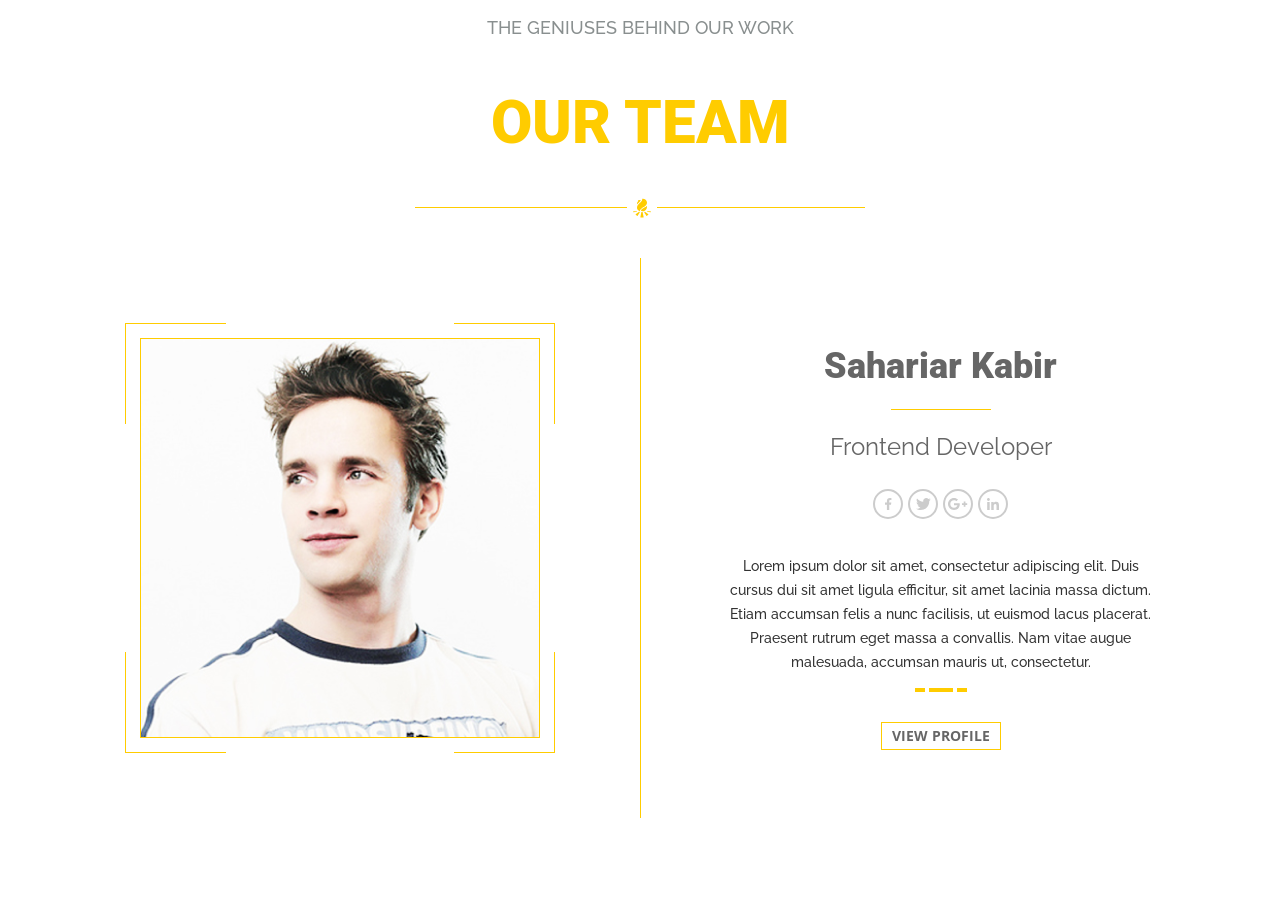
<file: lesson17/index.html>
<!DOCTYPE html>
<html lang="en">

<head>
  <meta charset="UTF-8">
  <meta http-equiv="X-UA-Compatible" content="IE=edge">
  <meta name="viewport" content="width=device-width, initial-scale=1.0">
  <title>SASS</title>
  <link rel="stylesheet" href="index.css">
</head>

<body>
  <header>
    <p>The geniuses behind our work</p>
    <h2>Our team</h2>
  </header>
  <div class="divider">
    <div class="divider__img-wrapper"><img src="assets/images/bonfire.svg" alt="bonfire"></div>
  </div>
  <main class="content">
    <div class="content__left">
      <div class="photo-block">
        <div class="photo-block__photo"><img src="assets/images/photo.png" alt="photo"></div>
        <div class="photo-block__frame"></div>
        <div class="photo-block__frame"></div>
        <div class="photo-block__frame"></div>
        <div class="photo-block__frame"></div>
      </div>
    </div>
    <div class="content__right">
      <div class="description">
        <h3>Sahariar Kabir</h3>
        <div class="description__divider"></div>
        <h4>Frontend Developer</h4>
        <ul class="social">
          <li class="social__item">
            <a href="" class="social__link">
              <svg class="social__icon">
                <use xlink:href="assets/images/social.svg#facebook"></use>
              </svg>
            </a>
          </li>
          <li class="social__item">
            <a href="" class="social__link">
              <svg class="social__icon">
                <use xlink:href="assets/images/social.svg#twitter"></use>
              </svg>
            </a>
          </li>
          <li class="social__item">
            <a href="" class="social__link">
              <svg class="social__icon">
                <use xlink:href="assets/images/social.svg#google"></use>
              </svg>
            </a>
          </li>
          <li class="social__item">
            <a href="" class="social__link">
              <svg class="social__icon">
                <use xlink:href="assets/images/social.svg#linkedin"></use>
              </svg>
            </a>
          </li>
        </ul>
        <p>Lorem ipsum dolor sit amet, consectetur adipiscing elit. Duis cursus dui sit amet ligula efficitur, sit amet
          lacinia massa dictum. Etiam accumsan felis a nunc facilisis, ut euismod lacus placerat. Praesent rutrum eget
          massa a convallis. Nam vitae augue malesuada, accumsan mauris ut, consectetur.</p>
          <div class="description__decore"></div>
        <button>View Profile</button>
      </div>
    </div>
  </main>
</body>

</html>
</file>
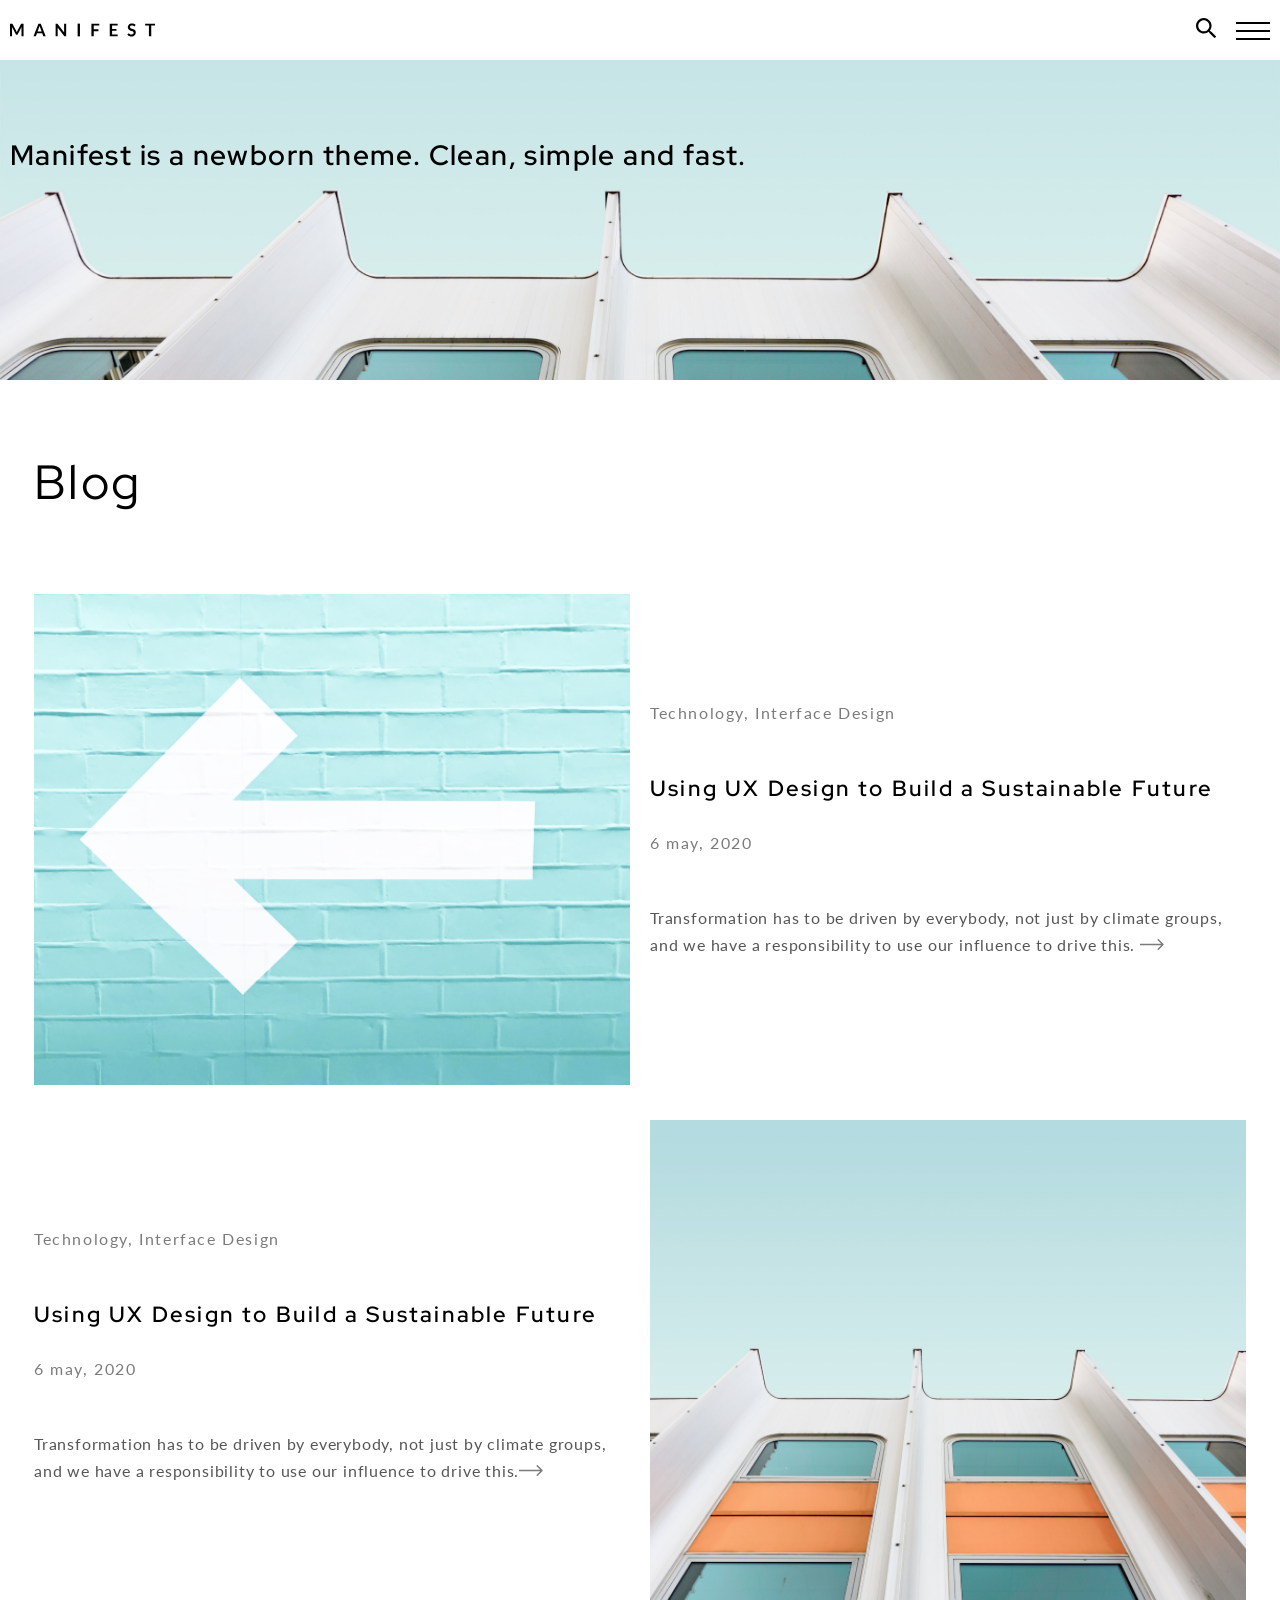
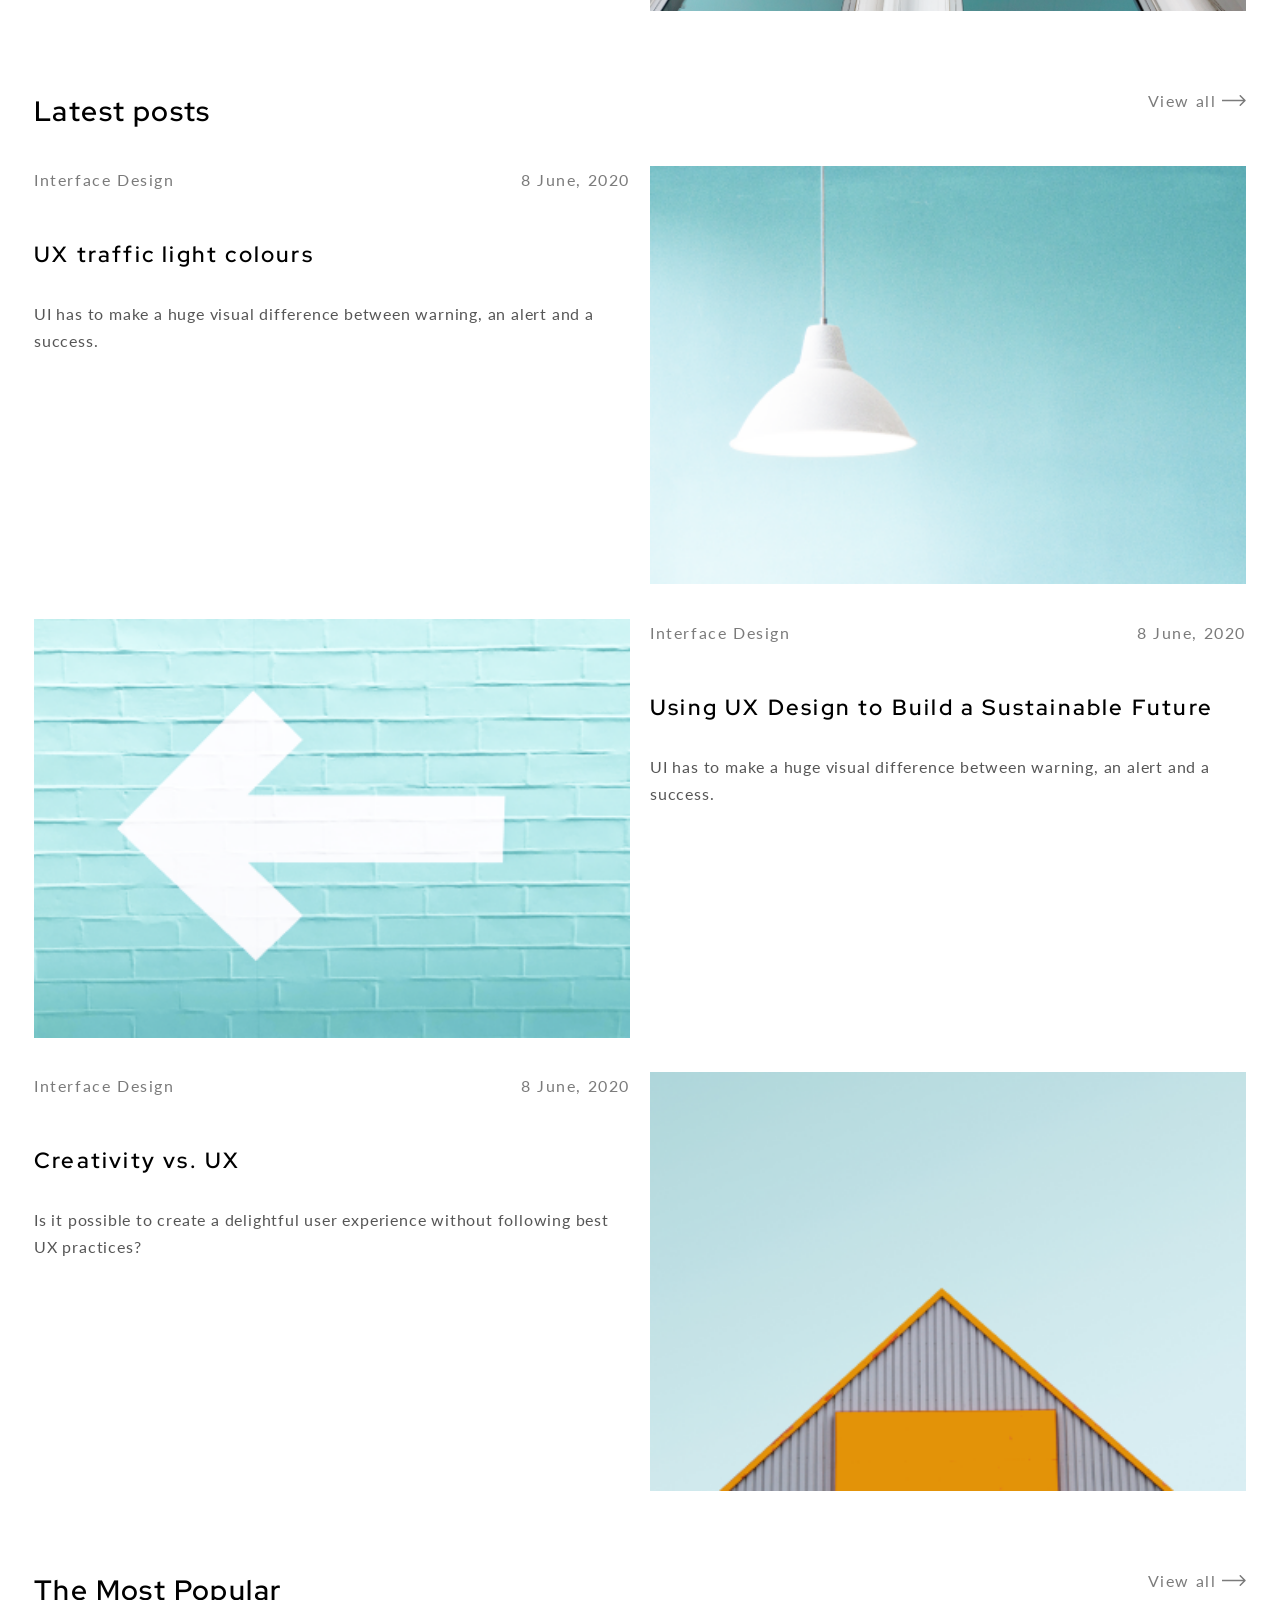
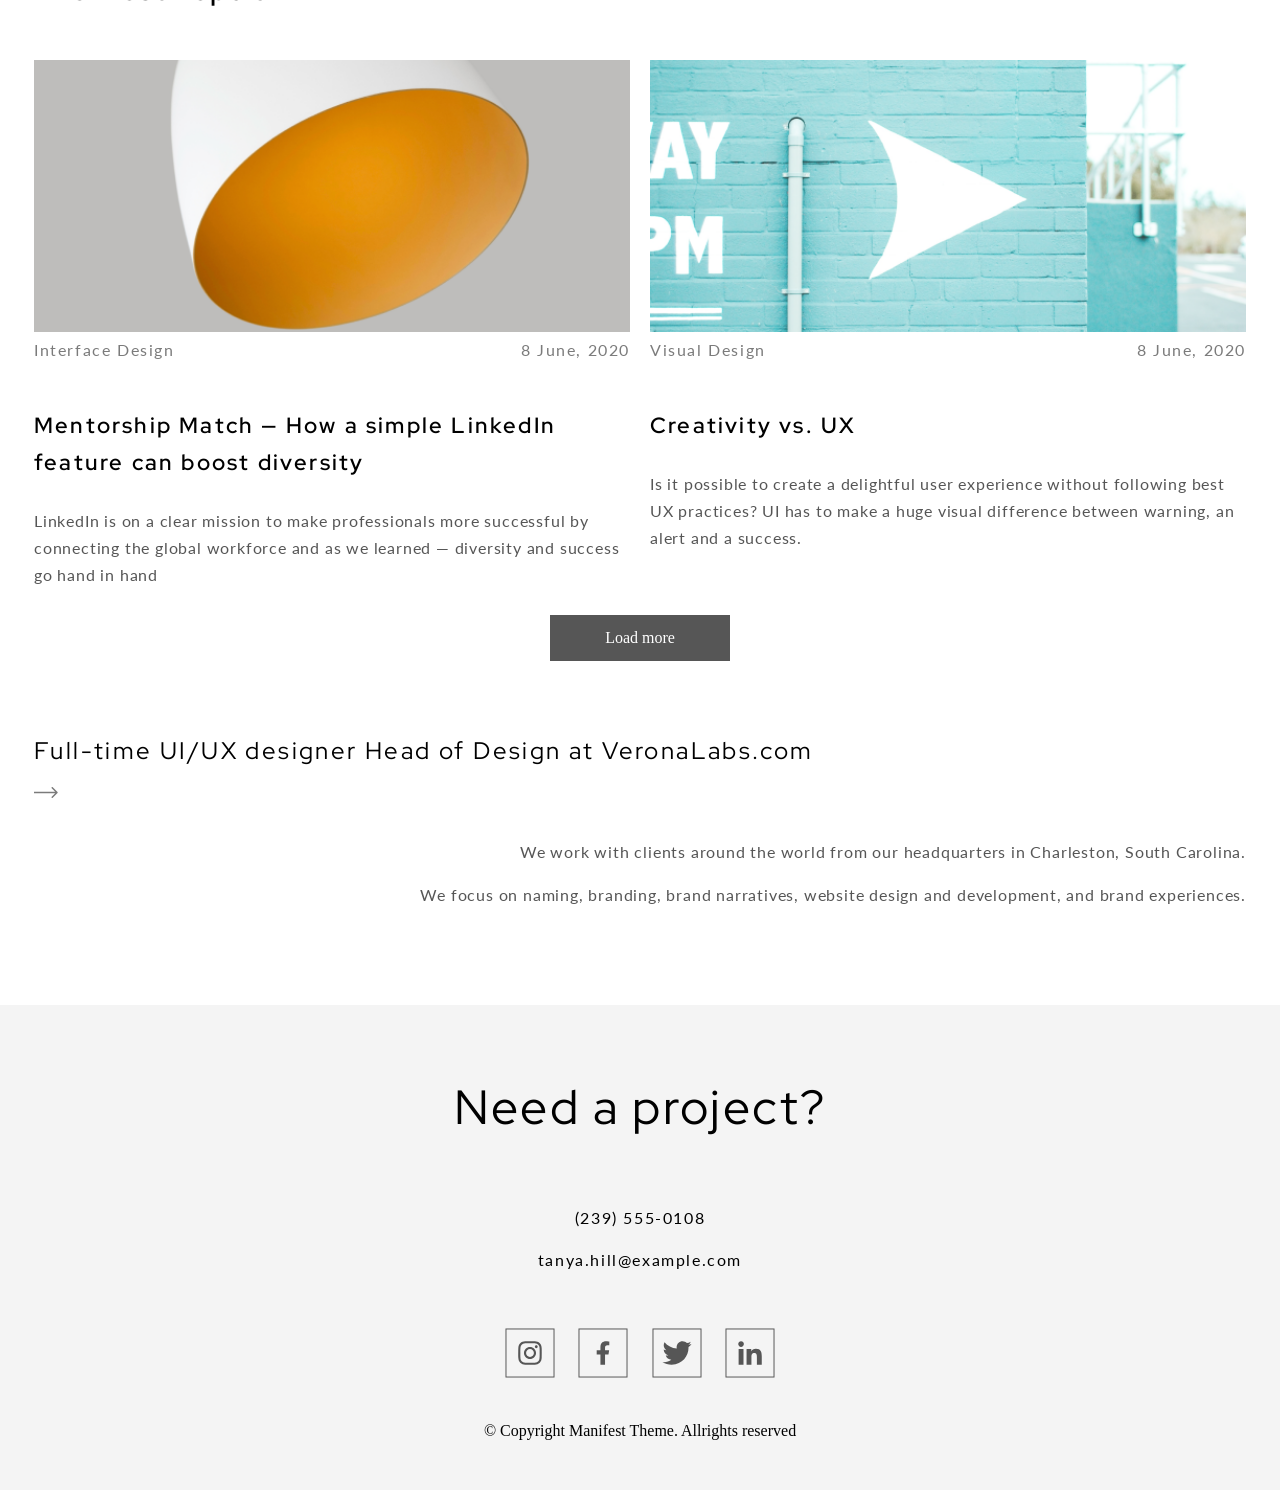
<file: lesson18/index.html>
<!DOCTYPE html>
<html lang="en">

<head>
  <meta charset="UTF-8">
  <meta http-equiv="X-UA-Compatible" content="IE=edge">
  <meta name="viewport" content="width=device-width, initial-scale=1.0">
  <title>Responsive design</title>
  <link rel="stylesheet" href="index.css">
</head>

<body>
  <div class="container">
    <header>
      <nav class="top-nav">
        <div class="logo">
          <img src="assets/images/logo.svg" alt="logo">
        </div>
        <ul class="top-nav__menu">
          <li href="#"><a href="#">Home</a></li>
          <li href="#"><a href="#">About</a></li>
          <li href="#"><a href="#">Works</a></li>
          <li href="#"><a href="#">Blog</a></li>
          <li href="#"><a href="#">Contact</a></li>
        </ul>
        <div class="top-nav__left">
          <a href="#" class="search"><img src="assets/images/search.svg" alt="search"></a>
          <a href="javascript:void(0);" class="icon" onclick="myFunction()">
            <div class="menu-button"></div>
          </a>
        </div>
      </nav>
      <ul id="menu">
        <li href="#"><a href="#">Home</a></li>
        <li href="#"><a href="#">About</a></li>
        <li href="#"><a href="#">Works</a></li>
        <li href="#"><a href="#">Blog</a></li>
        <li href="#"><a href="#">Contact</a></li>
      </ul>
    </header>
    <main>
      <div class="first-screen">
        <h2 class="title">Manifest is a newborn theme.
          Clean, simple and fast.</h2>
      </div>
      <div class="content-wrapper">
        <div class="blog">
          <h1>Blog</h1>
          <div class="articles-wrapper">
            <div class="article">
              <div class="article-text-wrapper">
                <h4 class="article-topic"><a href="#">Technology</a>, <a href="#">Interface Design</a></h4>
                <h3 class="article-name">Using UX Design to Build a Sustainable Future</h3>
                <h4 class="article-date">6 may, 2020</h4>
                <h5 class="article-text">Transformation has to be driven by everybody, not just by climate groups, and
                  we
                  have a
                  responsibility to use our influence to drive this. <a href="#"><img src="assets/images/Arrow 2.svg"
                      alt="arrow"></a></h5>
              </div>
              <div class="article__picture"><img src="assets/images/blog__image.png" alt="blog-image"></div>
            </div>
            <div class="article">
              <div class="article-text-wrapper">
                <h4 class="article-topic"><a href="#">Technology</a>, <a href="#">Interface Design</a></h4>
                <h3 class="article-name">Using UX Design to Build a Sustainable Future</h3>
                <h4 class="article-date">6 may, 2020</h4>
                <h5 class="article-text">Transformation has to be driven by everybody, not just by climate groups, and
                  we
                  have a
                  responsibility to use our influence to drive this.<a href="#"><img src="assets/images/Arrow 2.svg"
                      alt="arrow"></a></h5>
              </div>
              <div class="article__picture"><img src="assets/images/blog__image2.png" alt="blog-image"></div>
            </div>
          </div>
        </div>
        <div class="latest-posts">
          <div class="latest-posts__heading">
            <h2 class="title">Latest posts</h2>
            <h4><a href="#">View all <img src="assets/images/Arrow 2.svg" alt="blog-image"></a></h4>
          </div>
          <div class="post-wrapper">
            <div class="post">
              <div class="post__picture"><img src="assets/images/post-image1.png" alt="post-image"></div>
              <div class="post-text-wrapper">
                <div class="post__heading">
                  <h4 class="post__topic"><a href="#">Interface Design</a></h4>
                  <h4 class="post__date">8 June, 2020</h4>
                </div>
                <h3 class="post__name">UX traffic light colours</h3>
                <h5 class="post__text">UI has to make a huge visual difference between warning, an alert and a success.
                </h5>
              </div>
            </div>
            <div class="post">
              <div class="post__picture"><img src="assets/images/post-image2.png" alt="post-image"></div>
              <div class="post-text-wrapper">
                <div class="post__heading">
                  <h4 class="post__topic"><a href="#">Interface Design</a></h4>
                  <h4 class="post__date">8 June, 2020</h4>
                </div>
                <h3 class="post__name">Using UX Design to Build a Sustainable Future</h3>
                <h5 class="post__text">UI has to make a huge visual difference between warning, an alert and a success.
                </h5>
              </div>
            </div>
            <div class="post">
              <div class="post__picture"><img src="assets/images/post-image3.png" alt="post-image"></div>
              <div class="post-text-wrapper">
                <div class="post__heading">
                  <h4 class="post__topic"><a href="#">Interface Design</a></h4>
                  <h4 class="post__date">8 June, 2020</h4>
                </div>
                <h3 class="post__name">Creativity vs. UX</h3>
                <h5 class="post__text">Is it possible to create a delightful user experience without following best UX
                  practices?</h5>
              </div>
            </div>
          </div>
        </div>
        <div class="most-popular">
          <div class="most-popular__heading">
            <h2>The Most Popular</h2>
            <h4><a href="#">View all <img src="assets/images/Arrow 2.svg" alt="blog-image"></a></h4>
          </div>
          <div class="post-wrapper">
            <div class="most-popular__post">
              <div class="post__picture"><img src="assets/images/most-popular-image1.png" alt="post-image"></div>
              <div class="post-text-wrapper">
                <div class="post__heading">
                  <h4 class="post__topic"><a href="#">Interface Design</a></h4>
                  <h4 class="post__date">8 June, 2020</h4>
                </div>
                <h3 class="post__name">Mentorship Match — How a simple LinkedIn feature can boost diversity</h3>
                <h5 class="post__text">LinkedIn is on a clear mission to make professionals more successful by
                  connecting
                  the global workforce and as we learned — diversity and success go hand in hand</h5>
              </div>
            </div>
            <div class="most-popular__post">
              <div class="post__picture"><img src="assets/images/most-popular-image2.png" alt="post-image"></div>
              <div class="post-text-wrapper">
                <div class="post__heading">
                  <h4 class="post__topic"><a href="#">Visual Design</a></h4>
                  <h4 class="post__date">8 June, 2020</h4>
                </div>
                <h3 class="post__name">Creativity vs. UX</h3>
                <h5 class="post__text">Is it possible to create a delightful user experience without following best UX
                  practices?
                  UI has to make a huge visual difference between warning, an alert and a success.</h5>
              </div>
            </div>
          </div>
        </div>
        <button class="load-btn">Load more</button>
        <div class="info">
          <h2 class="info__title">Full-time UI/UX designer
            Head of Design at VeronaLabs.com <br> <a href="#"><img src="assets/images/Arrow 2.svg" alt="blog-image"></a>
          </h2>
          <h5 class="info__text">
            <p>We work with clients around the world from our headquarters in Charleston, South Carolina.</p>
            <p>We focus on naming, branding, brand narratives, website design and development, and brand experiences.
            </p>
          </h5>
        </div>
      </div>
    </main>
  </div>
  <footer>
    <div class="footer-wrapper">
      <div class="contacts">
        <h1>Need a project?</h1>
        <h4>(239) 555-0108</h4>
        <h4>tanya.hill@example.com</h4>
      </div>
      <ul class="social">
        <li class="social__item">
          <a href="" class="social__link">
            <svg class="social__icon" viewBox="0 0 51 50" fill="none" xmlns="http://www.w3.org/2000/svg">
              <rect class="icon-background" x="0.999512" y="0.5" width="49" height="49" fill="none" />
              <path class="icon"
                d="M25.5024 18.8467C22.0964 18.8467 19.3491 21.594 19.3491 25C19.3491 28.406 22.0964 31.1533 25.5024 31.1533C28.9084 31.1533 31.6557 28.406 31.6557 25C31.6557 21.594 28.9084 18.8467 25.5024 18.8467ZM25.5024 29.0004C23.3014 29.0004 21.502 27.2064 21.502 25C21.502 22.7936 23.296 20.9996 25.5024 20.9996C27.7088 20.9996 29.5029 22.7936 29.5029 25C29.5029 27.2064 27.7035 29.0004 25.5024 29.0004V29.0004ZM33.3427 18.595C33.3427 19.3929 32.7 20.0302 31.9074 20.0302C31.1095 20.0302 30.4722 19.3876 30.4722 18.595C30.4722 17.8024 31.1148 17.1598 31.9074 17.1598C32.7 17.1598 33.3427 17.8024 33.3427 18.595ZM37.4181 20.0517C37.327 18.1291 36.8879 16.4261 35.4794 15.023C34.0763 13.6199 32.3733 13.1807 30.4508 13.0843C28.4693 12.9719 22.5302 12.9719 20.5487 13.0843C18.6315 13.1754 16.9285 13.6145 15.5201 15.0176C14.1116 16.4207 13.6778 18.1237 13.5814 20.0463C13.469 22.0278 13.469 27.9669 13.5814 29.9483C13.6725 31.8709 14.1116 33.5739 15.5201 34.977C16.9285 36.3801 18.6262 36.8193 20.5487 36.9157C22.5302 37.0281 28.4693 37.0281 30.4508 36.9157C32.3733 36.8246 34.0763 36.3855 35.4794 34.977C36.8825 33.5739 37.3217 31.8709 37.4181 29.9483C37.5305 27.9669 37.5305 22.0331 37.4181 20.0517V20.0517ZM34.8582 32.0744C34.4405 33.1241 33.6318 33.9327 32.5768 34.3558C30.997 34.9824 27.2483 34.8378 25.5024 34.8378C23.7566 34.8378 20.0025 34.977 18.428 34.3558C17.3784 33.9381 16.5697 33.1294 16.1466 32.0744C15.5201 30.4946 15.6646 26.7458 15.6646 25C15.6646 23.2542 15.5254 19.5001 16.1466 17.9256C16.5643 16.8759 17.373 16.0673 18.428 15.6442C20.0078 15.0176 23.7566 15.1622 25.5024 15.1622C27.2483 15.1622 31.0024 15.023 32.5768 15.6442C33.6265 16.0619 34.4351 16.8706 34.8582 17.9256C35.4848 19.5054 35.3402 23.2542 35.3402 25C35.3402 26.7458 35.4848 30.4999 34.8582 32.0744Z" />
              <rect x="0.999512" y="0.5" width="49" height="49" stroke="#565656" />
            </svg>
          </a>
        </li>
        <li class="social__item">
          <a href="" class="social__link">
            <svg class="social__icon" viewBox="0 0 51 50" fill="none" xmlns="http://www.w3.org/2000/svg">
              <rect class="icon-background" x="0.999512" y="0.5" width="49" height="49" fill="none" />
              <path class="icon"
                d="M31.084 26.5L31.7505 22.1566H27.5829V19.338C27.5829 18.1497 28.1651 16.9914 30.0316 16.9914H31.9263V13.2934C31.9263 13.2934 30.207 13 28.563 13C25.1309 13 22.8874 15.0803 22.8874 18.8463V22.1566H19.0723V26.5H22.8874V37H27.5829V26.5H31.084Z"
                fill="#565656" />
              <rect x="0.999512" y="0.5" width="49" height="49" stroke="#565656" />
            </svg>
          </a>
        </li>
        <li class="social__item">
          <a href="" class="social__link">
            <svg class="social__icon" viewBox="0 0 51 50" fill="none" xmlns="http://www.w3.org/2000/svg">
              <rect class="icon-background" x="0.999512" y="0.5" width="49" height="49" fill="none" />
              <path class="icon"
                d="M37.2371 18.9812C37.2559 19.2437 37.2559 19.5063 37.2559 19.7687C37.2559 27.775 31.1622 37 20.0246 37C16.5934 37 13.4059 36.0062 10.7246 34.2813C11.2121 34.3375 11.6808 34.3563 12.1871 34.3563C15.0183 34.3563 17.6246 33.4 19.7059 31.7688C17.0434 31.7125 14.8121 29.9688 14.0433 27.5687C14.4184 27.625 14.7933 27.6625 15.1871 27.6625C15.7309 27.6625 16.2746 27.5874 16.7809 27.4563C14.0059 26.8937 11.9246 24.4562 11.9246 21.5125V21.4375C12.7308 21.8875 13.6684 22.1688 14.662 22.2062C13.0308 21.1187 11.9621 19.2625 11.9621 17.1625C11.9621 16.0375 12.262 15.0062 12.7871 14.1062C15.7683 17.7812 20.2496 20.1812 25.2745 20.4437C25.1808 19.9937 25.1245 19.525 25.1245 19.0563C25.1245 15.7187 27.8246 13 31.1808 13C32.9245 13 34.4995 13.7312 35.6058 14.9125C36.9745 14.65 38.287 14.1437 39.4496 13.45C38.9995 14.8563 38.0433 16.0375 36.7871 16.7875C38.0058 16.6563 39.1871 16.3187 40.2745 15.85C39.4497 17.05 38.4184 18.1187 37.2371 18.9812V18.9812Z"
                fill="white" />
              <rect x="0.999512" y="0.5" width="49" height="49" stroke="#565656" />
            </svg>
          </a>
        </li>
        <li class="social__item">
          <a href="" class="social__link">
            <svg class="social__icon" viewBox="0 0 51 50" fill="none" xmlns="http://www.w3.org/2000/svg">
              <rect class="icon-background" x="0.999512" y="0.5" width="49" height="49" fill="none" />
              <path class="icon"
                d="M18.8718 37H13.8959V20.9764H18.8718V37ZM16.3812 18.7907C14.7901 18.7907 13.4995 17.4728 13.4995 15.8817C13.4995 15.1174 13.8031 14.3844 14.3435 13.844C14.884 13.3036 15.6169 13 16.3812 13C17.1455 13 17.8784 13.3036 18.4188 13.844C18.9593 14.3844 19.2629 15.1174 19.2629 15.8817C19.2629 17.4728 17.9718 18.7907 16.3812 18.7907ZM37.4947 37H32.5296V29.1998C32.5296 27.3409 32.4921 24.9569 29.9426 24.9569C27.3555 24.9569 26.9591 26.9766 26.9591 29.0659V37H21.9886V20.9764H26.7609V23.1622H26.8305C27.4948 21.9032 29.1175 20.5746 31.5385 20.5746C36.5743 20.5746 37.5 23.8908 37.5 28.198V37H37.4947Z"
                fill="#565656" />
              <rect x="0.999512" y="0.5" width="49.0007" height="49" stroke="#565656" />
            </svg>
          </a>
        </li>
      </ul>
    </div>
    <p>© Copyright Manifest Theme. Allrights reserved</p>
  </footer>

  <script>
    function myFunction() {
      let x = document.getElementById("menu");
      if (x.style.display === "flex") {
        x.style.display = "none";
      } else {
        x.style.display = "flex";
      }
    }
  </script>
</body>

</html>
</file>
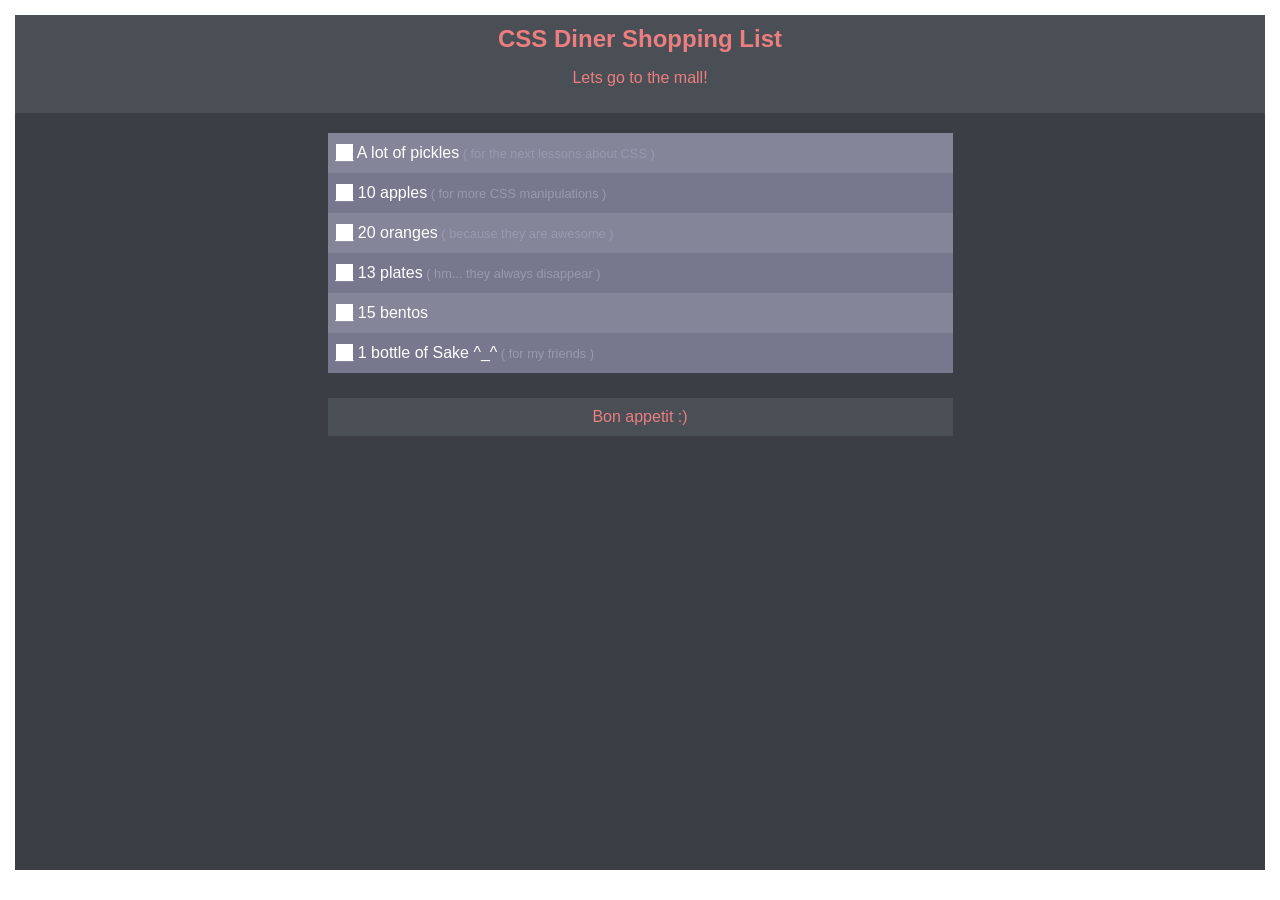
<file: lesson8/index.html>
<!DOCTYPE html>
<html lang="en">

<head>
	<meta charset="UTF-8">
	<meta name="viewport" content="width=device-width, initial-scale=1.0">
	<title>Dinner</title>
	<link rel="shortcut icon" href="http://flukeout.github.io/favicon.png" type="image/png">
	<link rel="stylesheet" href="style.css">
</head>

<body>
	<div class="container">
		<header>
			<h1>CSS Diner Shopping List</h1>
			<p>Lets go to the mall!</p>
		</header>
		<div class="main_content">
			<table>
				<tr>
					<td>
						<input type="checkbox" id="pickles">
						<label for="pickles"> A lot of pickles<span>for the next
								lessons about
								CSS</span>
						</label>
					</td>
				</tr>
				<tr>
					<td><input type="checkbox" id="apples">
						<label for="apples"> 10 apples<span>for more CSS
								manipulations</span>
						</label>
					</td>
				</tr>
				<tr>
					<td>
						<input type="checkbox" id="oranges">
						<label for="oranges"> 20 oranges<span>because they are
								awesome</span>
						</label>
					</td>
				</tr>
				<tr>
					<td><input type="checkbox" id="plates">
						<label for="plates"> 13 plates<span>hm... they always
								disappear</span>
						</label>
					</td>
				</tr>
				<tr>
					<td><input type="checkbox" id="bentos">
						<label for="bentos"> 15 bentos</label>
					</td>
				</tr>
				<tr>
					<td><input type="checkbox" id="sake">
						<label for="sake"> 1 bottle of Sake ^_^<span>for my
								friends</span>
						</label>
					</td>
				</tr>
			</table>
		</div>
		<footer class="footer">
			Bon appetit :)
		</footer>
	</div>
</body>

</html>
</file>
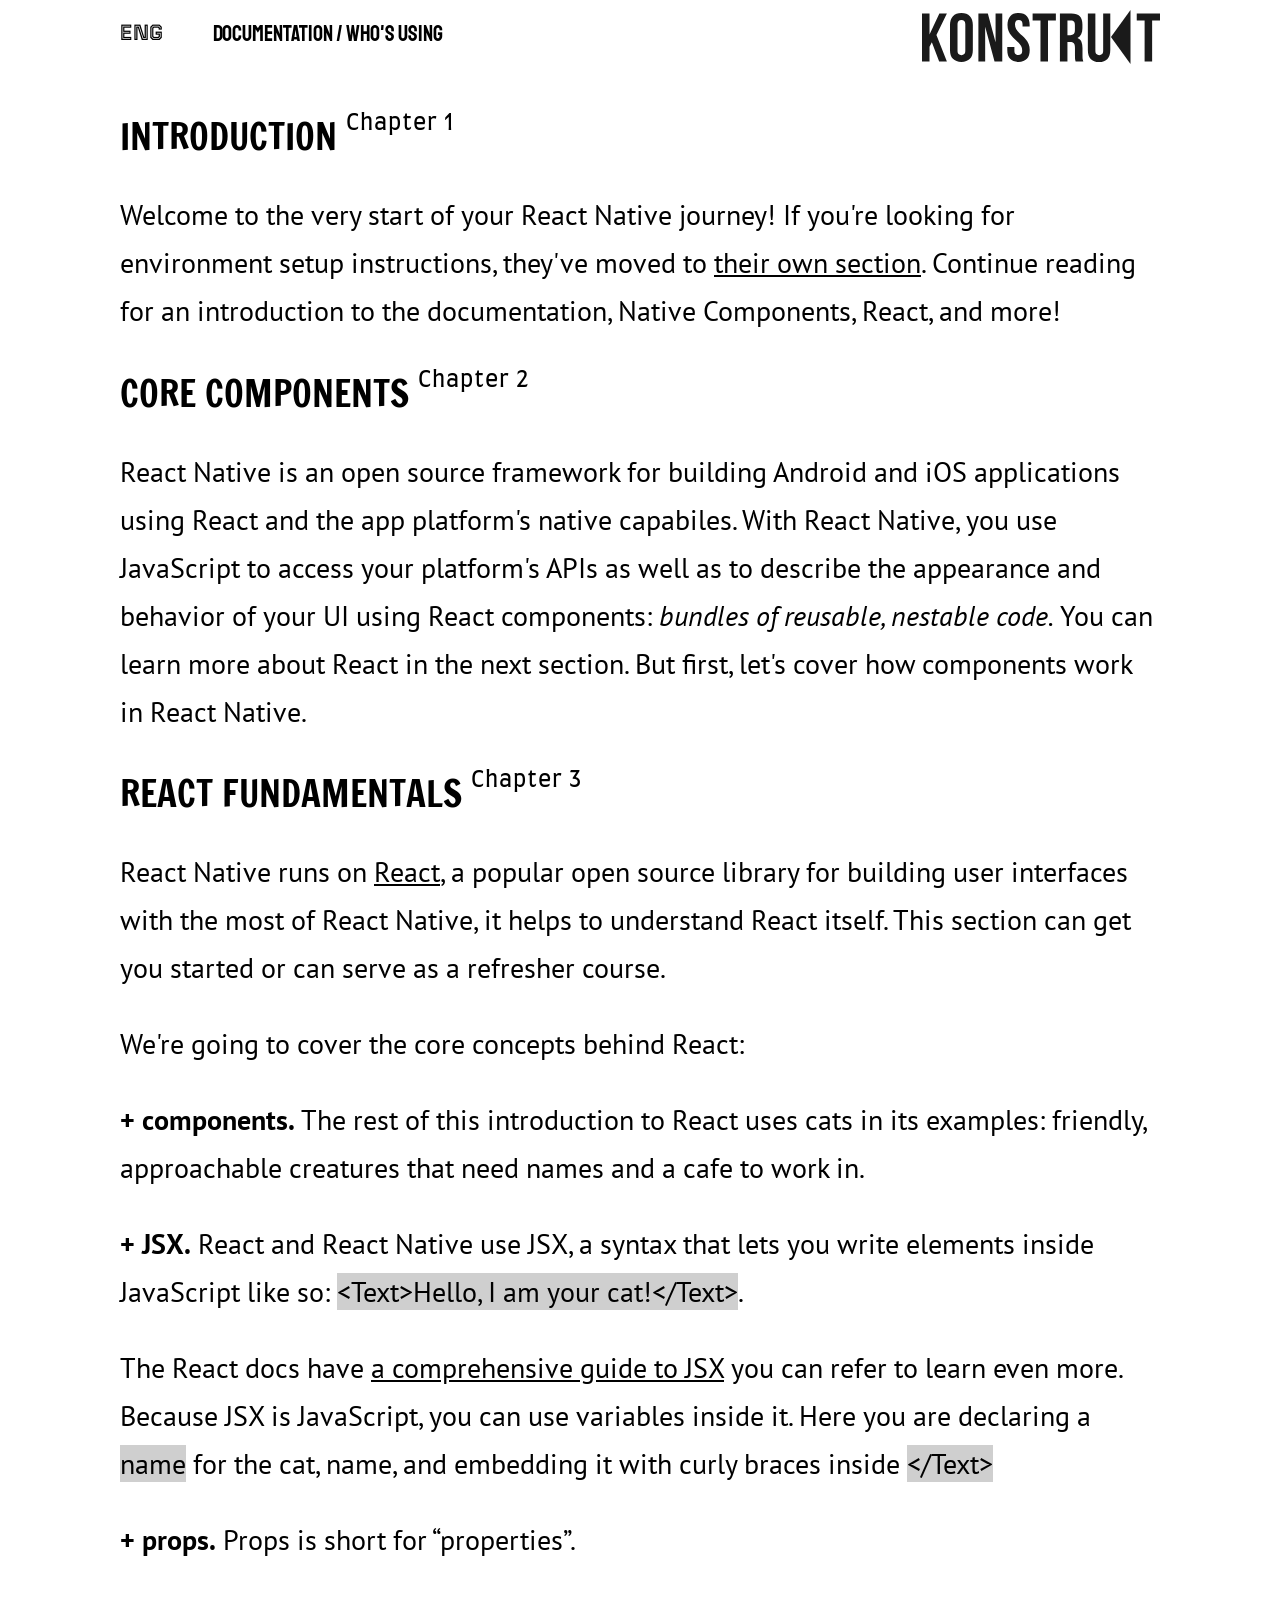
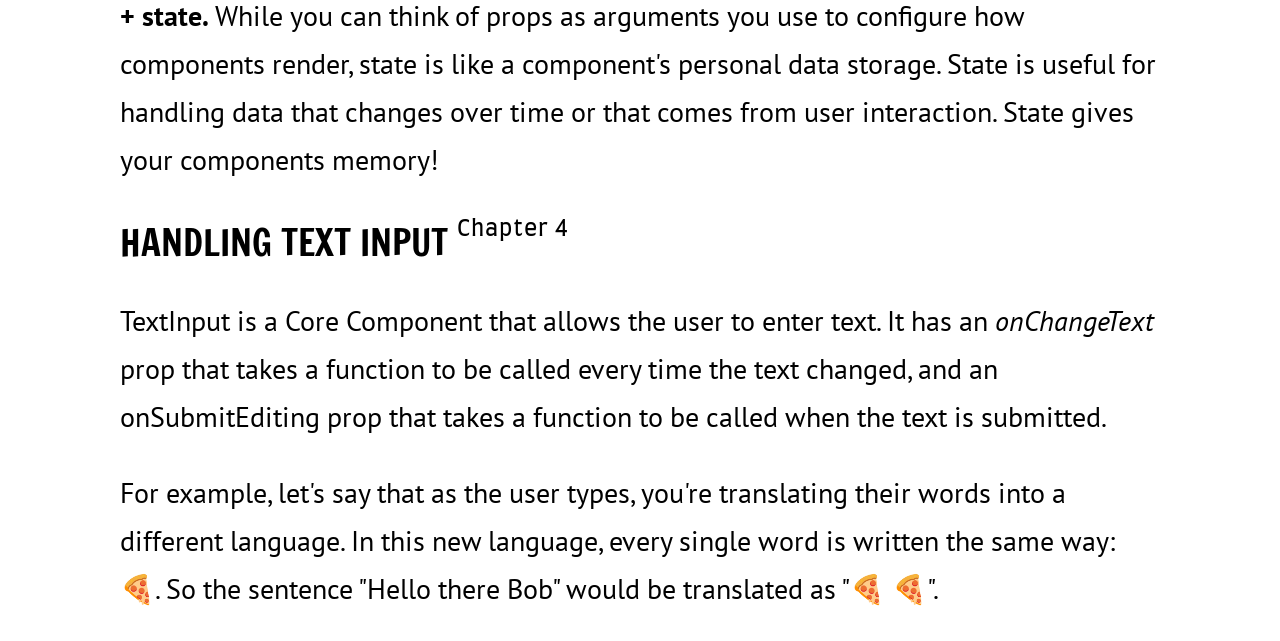
<file: lesson13/Task1/index.html>
<!DOCTYPE html>
<html lang="en">

<head>
  <meta charset="UTF-8">
  <meta http-equiv="X-UA-Compatible" content="IE=edge">
  <meta name="viewport" content="width=device-width, initial-scale=1.0">
  <title>Fonts</title>
  <link rel="preconnect" href="https://fonts.googleapis.com">
  <link rel="preconnect" href="https://fonts.gstatic.com" crossorigin>
  <link
    href="https://fonts.googleapis.com/css2?family=Farro:wght@300&family=Francois+One&family=PT+Sans:ital,wght@0,400;0,700;1,400&family=Staatliches&family=Tourney:wght@600&display=swap"
    rel="stylesheet">
  <link rel="stylesheet" href="style.css">
</head>

<body>
  <div class="container">
    <header>
      <div class="header__left">
        <p>ENG</p>
        <nav><a href="#">DOCUMENTATION</a> / <a href="#">WHO'S USING</a></nav>
      </div>
      <div class="header__logo"><img src="assets/images/logo.svg" alt="logo"></div>
    </header>
    <main>
      <section>
        <h2>Introduction <span>Chapter 1</span></h2>
        <p>Welcome to the very start of your React Native journey! If you're looking for environment setup instructions,
          they've moved to <a href="#">their own section</a>. Continue reading for an introduction to the documentation,
          Native
          Components, React, and more!</p>
      </section>
      <section>
        <h2>core components <span>Chapter 2</span></h2>
        <p>
          React Native is an open source framework for building Android and iOS applications using React and the app
          platform&apos;s native capabiles. With React Native, you use JavaScript to access your platform&apos;s APIs as
          well as to
          describe the appearance and behavior of your UI using React components: <span class="span-italic">bundles of
            reusable, nestable code.</span>
          You
          can learn more about React in the next section. But first, let&apos;s cover how components work in React
          Native.
        </p>
      </section>
      <section>
        <h2>react fundamentals <span>Chapter 3</span></h2>
        <p>React Native runs on <a href="#">React</a>, a popular open source library for building user interfaces with
          the most of React Native, it helps to understand React itself. This section can get you started or can serve
          as
          a refresher course.
        </p>
        <p>We&apos;re going to cover the core concepts behind React:</p>
        <p><span class="span-bold">+ components.</span> The rest of this introduction to React uses cats in its
          examples: friendly,
          approachable
          creatures that need names and a cafe to work in.</p>
        <p><span class="span-bold">+ JSX.</span> React and React Native use JSX, a syntax that lets you write elements
          inside JavaScript
          like so:
         <span class="gray-bg">&lt;Text&gt;Hello, I am your cat!&lt;/Text&gt;</span>.</p>
        <p>The React docs have <a href="#">a comprehensive guide to JSX</a> you can refer to learn even more. Because JSX is JavaScript,
          you can use variables inside it. Here you are declaring a <span class="gray-bg">name</span> for the cat, name, and embedding it with curly
          braces inside <span class="gray-bg">&lt;/Text&gt;</span></p>
        <p>
          <span class="span-bold">+ props.</span> Props is short for “properties”.
        </p>
        <p>
          <span class="span-bold">+ state.</span> While you can think of props as arguments you use to configure how
          components render,
          state is like a
          component&apos;s personal data storage. State is useful for handling data that changes over time or that comes
          from
          user interaction. State gives your components memory!
        </p>
      </section>
      <section>
        <h2>handling text input <span>Chapter 4</span></h2>
        <p>TextInput is a Core Component that allows the user to enter text. It has an <span class="span-italic">onChangeText</span>  prop that takes a
          function to be called every time the text changed, and an onSubmitEditing prop that takes a function to be
          called when the text is submitted.</p>
        <p>For example, let's say that as the user types, you're translating their words into a different language. In
          this new language, every single word is written the same way: 🍕. So the sentence "Hello there Bob" would be
          translated as "🍕 🍕".</p>
      </section>
    </main>
  </div>
</body>

</html>
</file>
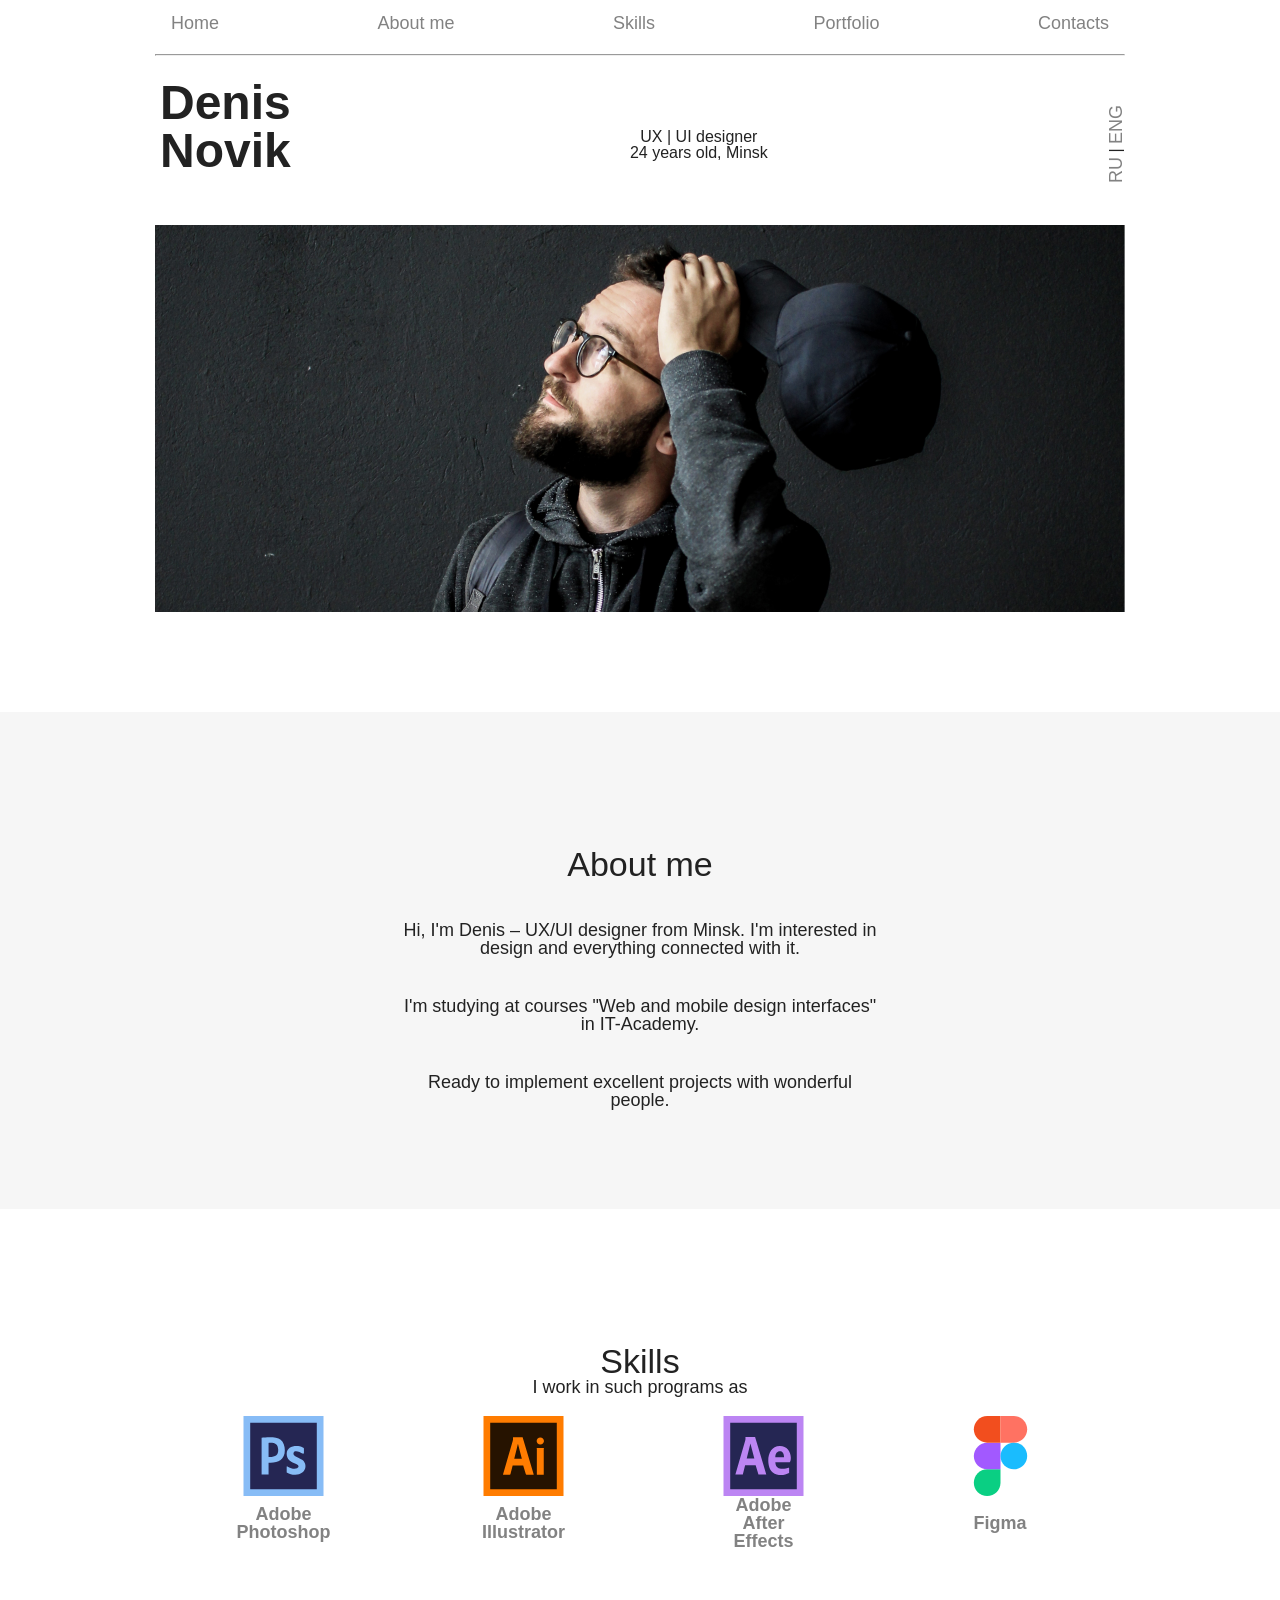
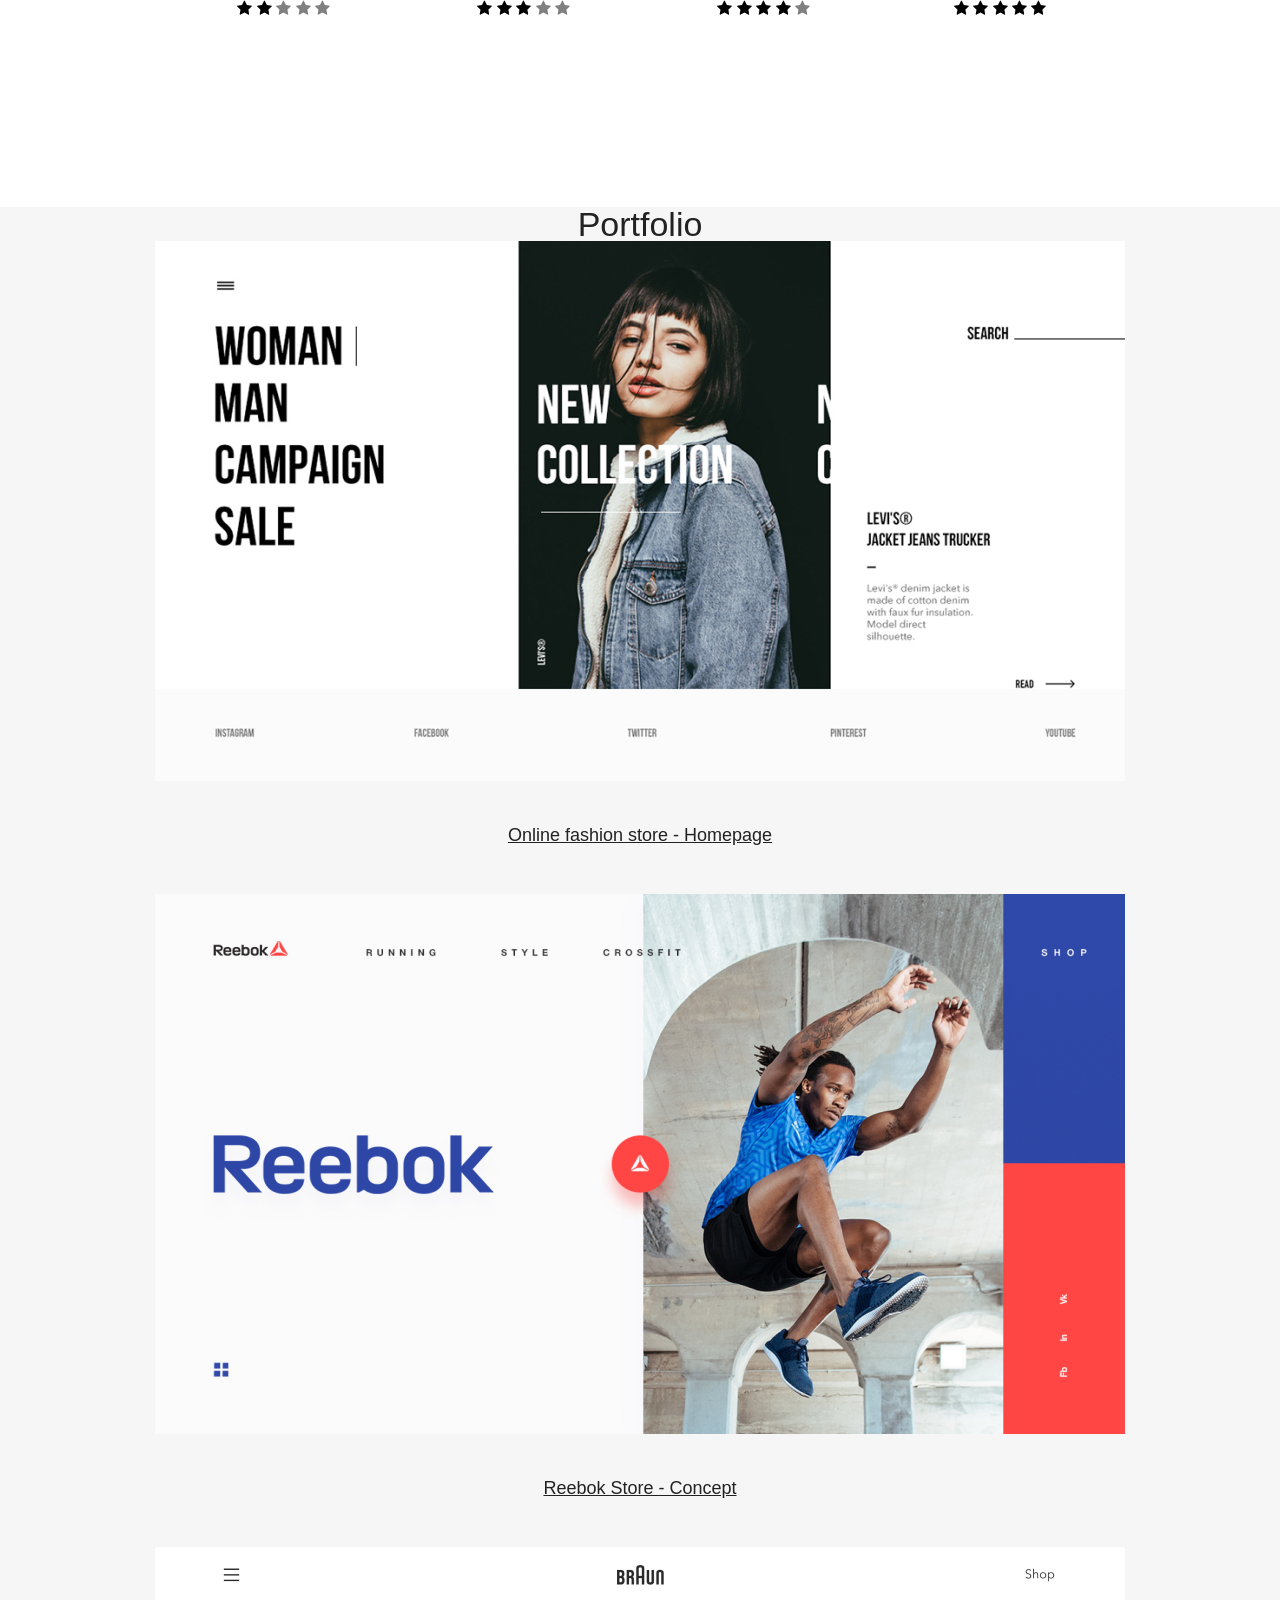
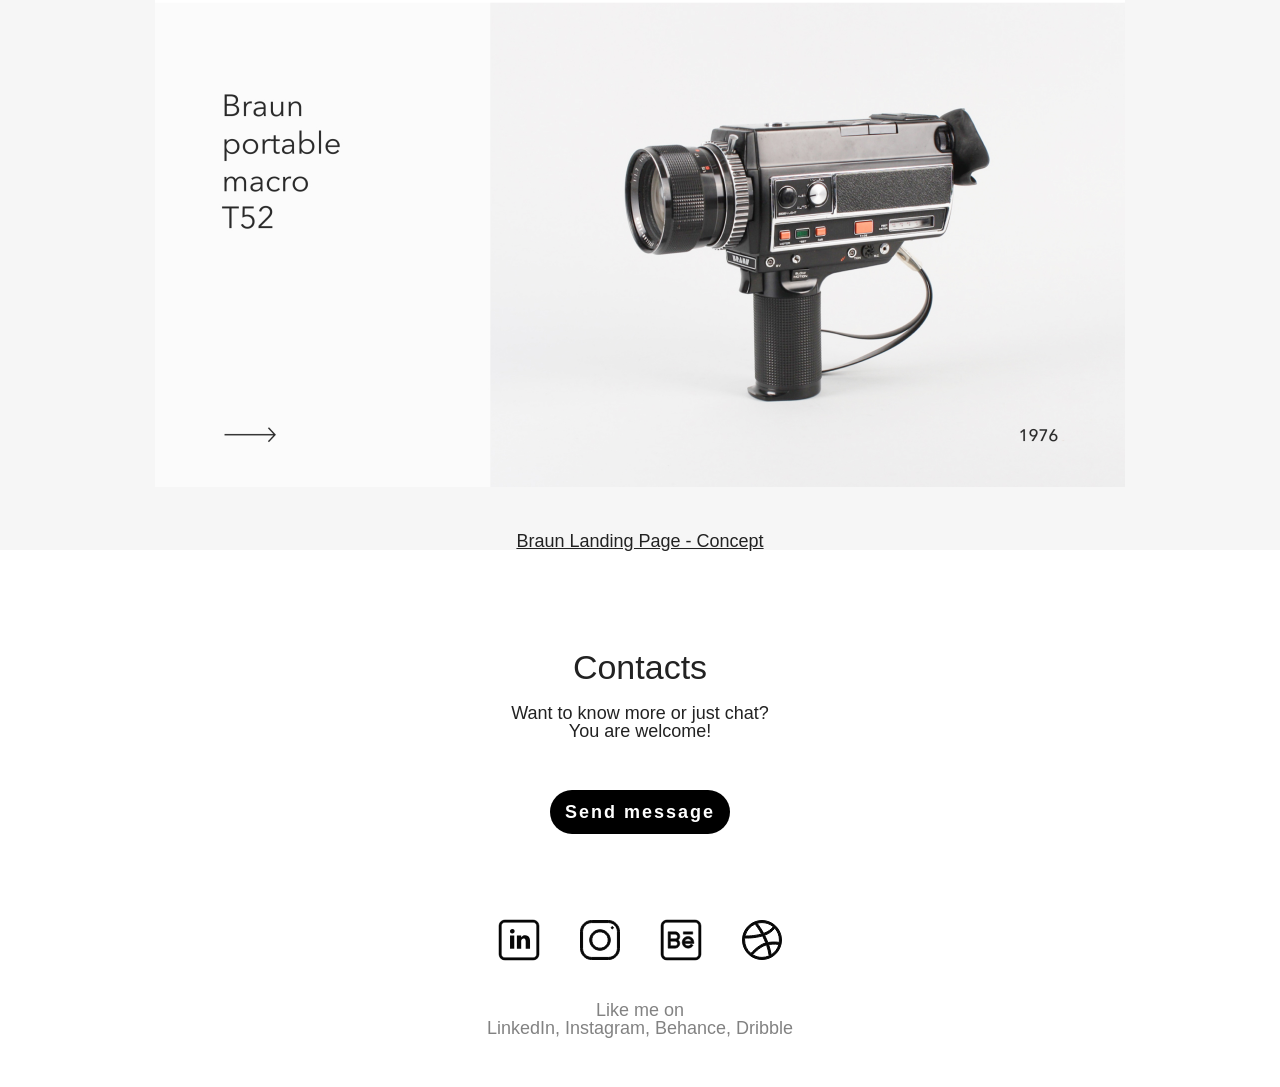
<file: lesson13/Task2/index.html>
<!DOCTYPE html>
<html lang="en">

<head>
    <meta charset="UTF-8">
    <meta http-equiv="X-UA-Compatible" content="IE=edge">
    <meta name="viewport" content="width=device-width, initial-scale=1.0">
    <title>Profile</title>
    <link rel="stylesheet" href="css/reset.css">
    <link rel="stylesheet" href="https://cdnjs.cloudflare.com/ajax/libs/font-awesome/4.7.0/css/font-awesome.min.css">
    <link rel="stylesheet" href="css/style.css">
</head>

<body>
    <header>
        <nav>
            <ul class="navigation">
                <li><a href="#home">Home</a></li>
                <li><a href="#about-me">About me</a></li>
                <li><a href="#skills"> Skills</a></li>
                <li><a href="#portfolio">Portfolio</a></li>
                <li><a href="#contacts">Contacts</a></li>
            </ul>
            <hr>
        </nav>

    </header>
    <main>
        <div id="home">
            <div class="home__description">
                <h1>Denis <br> Novik</h1>
                <div>UX | UI designer <br>
                    24 years old, Minsk</div>
                <div class="home__lang"><a href="#">RU</a> | <a href="#">ENG</a> </div>
            </div>

            <div class="image-wrapper">
                <img src="assets/image/profile-photo.jpg" alt="my-photo">
            </div>
        </div>
        <div id="about-me">
            <h2>About me</h2>
            <p>Hi, I'm Denis – UX/UI designer from Minsk.
                I'm interested in design and everything connected with it.</p>
            <p>I'm studying at courses "Web and mobile design
                interfaces" in IT-Academy.</p>
            <p>Ready to implement excellent projects
                with wonderful people.</p>
        </div>
        <div id="skills">
            <h2>Skills</h2>
            <p>I work in such programs as</p>
            <div class="my-programs">
                <div class="my-programs__card">
                    <img src="assets/image/ps.svg" alt="photoshop">
                    <p>Adobe Photoshop</p>
                    <div class="rate">
                        <i class="fa fa-star checked"></i>
                        <i class="fa fa-star checked"></i>
                        <i class="fa fa-star"></i>
                        <i class="fa fa-star"></i>
                        <i class="fa fa-star"></i>
                    </div>
                </div>
                <div class="my-programs__card">
                    <img src="assets/image/AI.svg" alt="illustrator">
                    <p>Adobe Illustrator</p>
                    <div class="rate">
                        <i class="fa fa-star checked"></i>
                        <i class="fa fa-star checked"></i>
                        <i class="fa fa-star checked"></i>
                        <i class="fa fa-star"></i>
                        <i class="fa fa-star"></i>
                    </div>
                </div>
                <div class="my-programs__card">
                    <img src="assets/image/Ae.svg" alt="illustrator">
                    <p>Adobe After Effects</p>
                    <div class="rate">
                        <i class="fa fa-star checked"></i>
                        <i class="fa fa-star checked"></i>
                        <i class="fa fa-star checked"></i>
                        <i class="fa fa-star checked"></i>
                        <i class="fa fa-star"></i>
                    </div>
                </div>
                <div class="my-programs__card">
                    <img src="assets/image/Figma.svg" alt="illustrator">
                    <p>Figma</p>
                    <div class="rate">
                        <i class="fa fa-star checked"></i>
                        <i class="fa fa-star checked"></i>
                        <i class="fa fa-star checked"></i>
                        <i class="fa fa-star checked"></i>
                        <i class="fa fa-star checked"></i>
                    </div>
                </div>
            </div>
        </div>
        <div id="portfolio">
            <h2>Portfolio</h2>
            <div class="image-wrapper">
                <div class="portfolio__card">
                    <img src="assets/image/Fashion-Store.jpg" alt="fashion-store">
                    <p>Online fashion store - Homepage</p>
                </div>
                <div class="portfolio__card">
                    <img src="assets/image/reebok_web.jpg" alt="reebok">
                    <p>Reebok Store - Concept</p>
                </div>
                <div class="portfolio__card">
                    <img src="assets/image/braun-landing.jpg" alt="braun">
                    <p>Braun Landing Page - Concept</p>
                </div>
            </div>

        </div>
    </main>
    <footer id="contacts">
        <h2>Contacts</h2>
        <p>Want to know more or just chat? <br>
            You are welcome!</p>
        <button class="send-message-btn">Send message</button>
        <div class="social-networks">
            <div class="icons-wrapper">
                <img src="assets/image/linkedin.svg" alt="linkedin"><img src="assets/image/instagram.svg"
                    alt="instagram"><img src="assets/image/behance.svg" alt="behance"><img
                    src="assets/image/dribbble.svg" alt="dribble">
            </div>
            <p>Like me on <br>
                LinkedIn, Instagram, Behance, Dribble</p>
        </div>
    </footer>
</body>

</html>
</file>
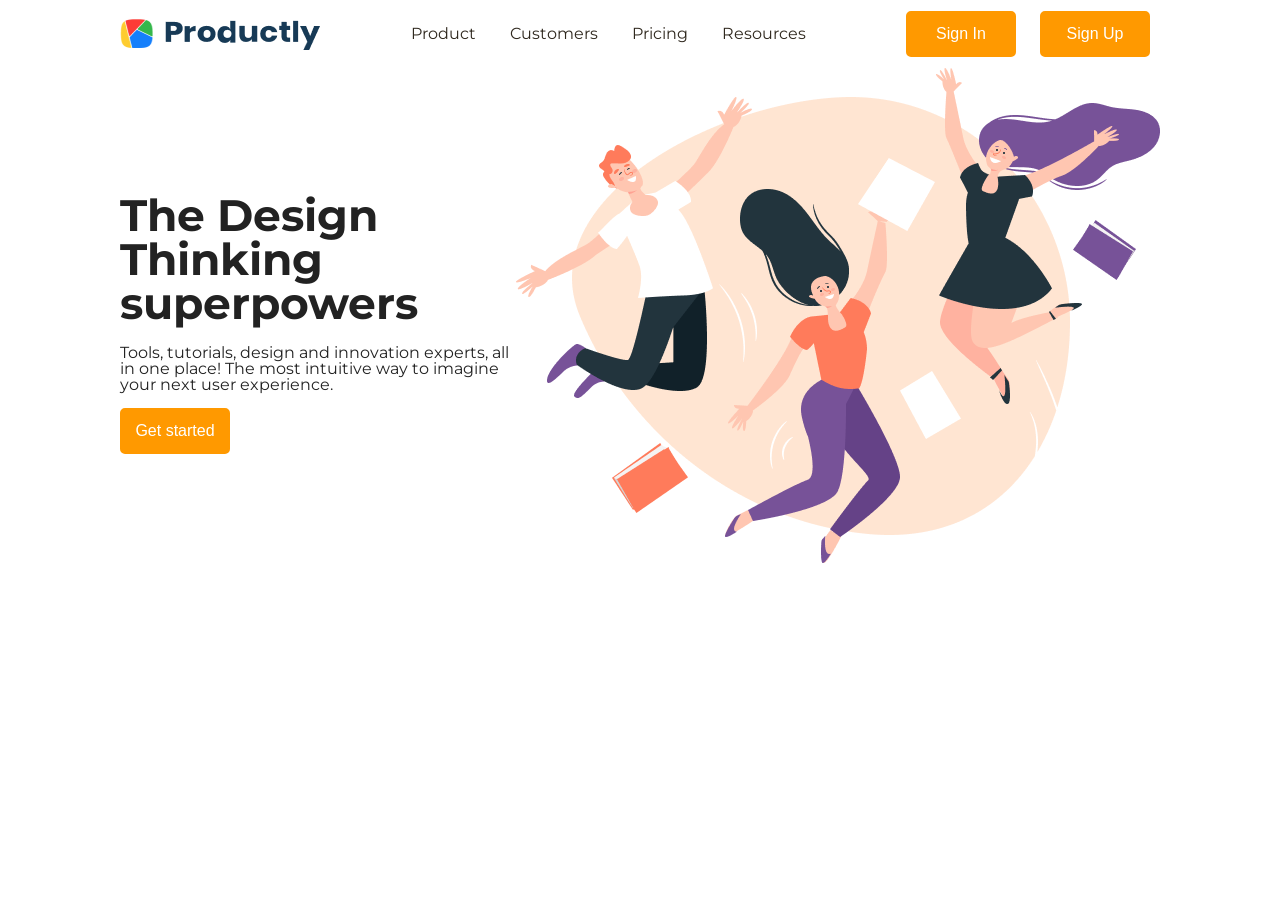
<file: lesson9/Task1/index.html>
<!DOCTYPE html>
<html lang="en">

<head>
  <meta charset="UTF-8">
  <meta http-equiv="X-UA-Compatible" content="IE=edge">
  <meta name="viewport" content="width=device-width, initial-scale=1.0">
  <title>Productly</title>
  <link rel="shortcut icon" href="assets/image/favicon.png" type="image/png">
  <link rel="stylesheet" href="css/reset.css">
  <link rel="stylesheet" href="https://fonts.googleapis.com/css?family=Montserrat">
  <link rel="stylesheet" href="css/style.css">
</head>

<body>
  <header>
    <div class="header__logo-block"><img src="assets/image/Logo.png" alt=""></div>
    <nav>
      <ul class="header__nav">
        <li><a href="#">Product</a></li>
        <li><a href="#">Customers</a></li>
        <li><a href="#">Pricing</a></li>
        <li><a href="#">Resources</a></li>
      </ul>
    </nav>
    <div class="header__sign-in-block">
      <button class="btn-white">
        Sign In
      </button>
      <button> 
        Sign Up
      </button>
    </div>
  </header>
  <main>
    <section>
      <div class="content-block">
        <h1>The Design Thinking superpowers</h1>
        <p>Tools, tutorials, design and innovation experts, all in one place! The most intuitive way to imagine your
          next user experience.</p>
        <button>Get started</button>
      </div>
      <div class="image-block">
        <img src="assets/image/first-section-image.png" alt="Design Superpowers">
      </div>

    </section>
  </main>
</body>

</html>
</file>
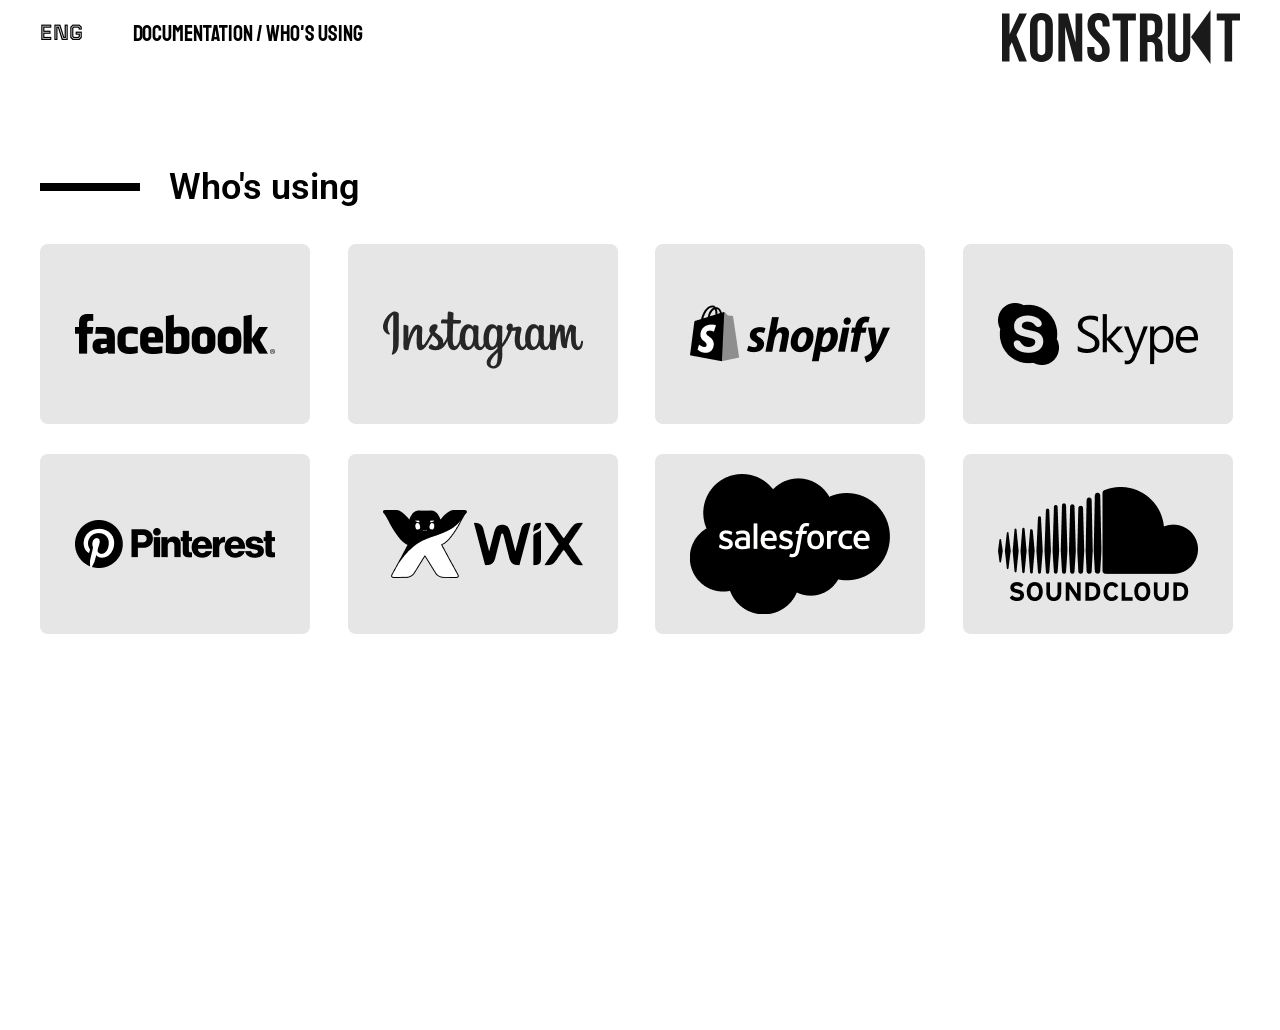
<file: lesson14/whos-using.html>
<!DOCTYPE html>
<html lang="en">

<head>
  <meta charset="UTF-8">
  <meta http-equiv="X-UA-Compatible" content="IE=edge">
  <meta name="viewport" content="width=device-width, initial-scale=1.0">
  <title>Who's using</title>
  <link rel="preconnect" href="https://fonts.googleapis.com">
  <link rel="preconnect" href="https://fonts.gstatic.com" crossorigin>
  <link
    href="https://fonts.googleapis.com/css2?family=Farro:wght@300&family=Francois+One&family=PT+Sans:ital,wght@0,400;0,700;1,400&family=Staatliches&family=Tourney:wght@600&display=swap"
    rel="stylesheet">
  <link href="https://fonts.googleapis.com/css2?family=Roboto:wght@500;700&display=swap" rel="stylesheet">
  <link rel="stylesheet" href="main.css">
  <link rel="stylesheet" href="style.css">
</head>

<body>
  <div class="container">
    <header>
      <div class="header__left">
        <p>ENG</p>
        <nav><a href="#">DOCUMENTATION</a> / <a href="#">WHO'S USING</a></nav>
      </div>
      <div class="header__logo"><img src="assets/images/logo.svg" alt="logo"></div>
    </header>
    <div class="content">
      <div class="content__whos-using">
        <hr>
        <p>Who's using</p>
      </div>
      <div class="content__card-container">
        <div class="flip-card">
          <div class="flip-card-inner">
            <div class="flip-card-front">
              <img src="assets/images/facebook-gray.png" alt="facebook">
            </div>
            <div class="flip-card-back">
              <img src="assets/images/facebook-black.png" alt="facebook">
            </div>
          </div>
        </div>
        <div class="flip-card">
          <div class="flip-card-inner">
            <div class="flip-card-front">
              <img src="assets/images/instagram-gray.png" alt="instagram">
            </div>
            <div class="flip-card-back">
              <img src="assets/images/instagram-black.png" alt="instagram">
            </div>
          </div>
        </div>
        <div class="flip-card">
          <div class="flip-card-inner">
            <div class="flip-card-front">
              <img src="assets/images/shopify-gray.png" alt="shopify">
            </div>
            <div class="flip-card-back">
              <img src="assets/images/shopify-black.png" alt="faceshopifybook">
            </div>
          </div>
        </div>
        <div class="flip-card">
          <div class="flip-card-inner">
            <div class="flip-card-front">
              <img src="assets/images/skype-gray.png" alt="skype">
            </div>
            <div class="flip-card-back">
              <img src="assets/images/skype-black.png" alt="skype">
            </div>
          </div>
        </div>
        <div class="flip-card">
          <div class="flip-card-inner">
            <div class="flip-card-front">
              <img src="assets/images/pinterest-gray.png" alt="pinterest">
            </div>
            <div class="flip-card-back">
              <img src="assets/images/pinterest-black.png" alt="pinterest">
            </div>
          </div>
        </div>
        <div class="flip-card">
          <div class="flip-card-inner">
            <div class="flip-card-front">
              <img src="assets/images/wix-gray.png" alt="wix">
            </div>
            <div class="flip-card-back">
              <img src="assets/images/wix-black.png" alt="wix">
            </div>
          </div>
        </div>
        <div class="flip-card">
          <div class="flip-card-inner">
            <div class="flip-card-front">
              <img src="assets/images/saleforse-gray.png" alt="saleforse">
            </div>
            <div class="flip-card-back">
              <img src="assets/images/saleforse-black.png" alt="saleforse">
            </div>
          </div>
        </div>
        <div class="flip-card">
          <div class="flip-card-inner">
            <div class="flip-card-front">
              <img src="assets/images/soundcloud-gray.png" alt="soundcloud">
            </div>
            <div class="flip-card-back">
              <img src="assets/images/soundcloud-black.png" alt="soundcloud">
            </div>
          </div>
        </div>
      </div>
    </div>
  </div>
</body>

</html>
</file>
<file: lesson11/css/style.css>
* {
  box-sizing: border-box;
}

body {
  font-family: "Montserrat";
  font-size: 16px;
  font-weight: 400;
  text-align: center;
}

header,
section,
footer {
  padding: 0 120px;
}

header {
  display: flex;
  justify-content: space-between;
  align-items: center;
}

.header__nav > li {
  display: inline-block;
}

li a {
  display: block;
  text-align: center;
  margin: 26px 15px;
  color: #2f281e;
  text-decoration: none;
}

li a:hover {
  color: #ff9900;
}

button {
  width: 110px;
  height: 46px;
  background-color: #ff9900;
  color: white;
  border-radius: 5px;
  border-style: solid;
  border-color: #ff9900;
  margin: 5px 10px;
}

button:hover {
  background-color: white;
  color: black;
  border-color: #bcd0e5;
}

button.btn-big {
  width: 180px;
}

section {
  margin: 40px 0;
}

section:first-child {
  display: flex;
  justify-content: space-between;
  align-items: center;
}

section:nth-child(2) {
  background-image: url(../assets/image/bg.png);
  background-size: contain;
  background-repeat: no-repeat;
  background-position: bottom;
}

.section-wrapper {
  display: flex;
  justify-content: space-between;
  margin: 70px 0;
}

h1 {
  font-weight: 700;
  font-size: 44px;
  margin: 20px 0;
}

h2 {
  font-weight: 700;
  font-size: 36px;
  margin: 20px 0;
}
h3 {
  font-weight: 600;
  font-size: 22px;
  margin: 15px 0;
}

p {
  margin: 10px 0;
}

h2.short {
  max-width: 530px;
  display: inline-block;
  text-align: center;
}

.content-block {
  max-width: 500px;
  text-align: left;
}

.content-block button {
  margin-left: 0;
}

.section__card {
  text-align: left;
  max-width: 270px;
}

section .btn-big {
  margin-bottom: 70px;
}

footer {
  padding-top: 70px;
  border-top: #bcd0e5 1px solid;
  display: flex;
  align-items: flex-start;
  justify-content: space-between;
}

.footer__item {
  text-align: left;
}

.footer__item p {
  font-weight: 700;
  font-size: 20px;
  line-height: 30px;
  max-width: 280px;
  margin-top: 0;
}

li a {
  text-align: left;
  margin-left: 0;
}

[type="tel"] {
  border: #bcd0e5 1px solid;
  height: 55px;
  width: 280px;
  margin: 15px 0;
}

::placeholder {
  color: #bcd0e5;
  padding: 5px;
}

footer button {
  margin-left: 0;
}
</file>
<file: lesson12/style.css>
* {
  box-sizing: border-box;
}

h2 {
  text-align: center;
  font-weight: 400;
  font-size: 36px;
  font-family: "Delius Unicase", cursive;
  margin: 120px 0 80px;
  text-transform: uppercase;
}

p {
  font-family: "Roboto", sans-serif;
  font-weight: 500;
  margin: 0;
  padding: 20px;
  font-size: 20px;
  color: white;
}

.container {
  margin: 0 auto;
  padding: 0 135px 120px;
}

.grid-container {
  display: grid;
  grid-gap: 30px;
}

.grid-container.first {
  height: 1170px;
  grid-template: repeat(3, 1fr) / repeat(3, 1fr);
  grid-template-areas:
    "grid-item1 grid-item2 grid-item2"
    "grid-item3 grid-item3 grid-item4"
    "grid-item5 grid-item6 grid-item6";
}

.grid-container.second {
  height: 1570px;
  grid-template: repeat(4, 1fr) / repeat(3, 1fr);
  grid-template-areas:
    "grid-item1 grid-item2 grid-item2"
    "grid-item3 grid-item3 grid-item4"
    "grid-item3 grid-item3 grid-item4"
    "grid-item5 grid-item5 grid-item6";
}

.grid-container.third {
  height: 1970px;
  grid-template: repeat(5, 1fr) / repeat(3, 1fr);
  grid-template-areas:
    "grid-item1 grid-item2 grid-item3"
    "grid-item4 grid-item2 grid-item5"
    "grid-item6 grid-item7 grid-item5"
    "grid-item6 grid-item8 grid-item8"
    "grid-item9 grid-item9 grid-item10";
}

body .container .grid-container .grid-item {
  background-repeat: no-repeat;
  background-size: cover;
}

.first .grid-item.first {
  background: url(assets/images/image-1.jpg);
  grid-area: grid-item1;
}

.first .grid-item.second {
  background: url(assets/images/image-2.jpg);
  grid-area: grid-item2;
}

.first .grid-item.third {
  background: url(assets/images/image-3.jpg);
  grid-area: grid-item3;
}

.first .grid-item.fourth {
  background: url(assets/images/image-4.jpg);
  grid-area: grid-item4;
}

.first .grid-item.fifth {
  background: url(assets/images/image-5.jpg);
  grid-area: grid-item5;
}

.first .grid-item.sixth {
  background: url(assets/images/image-6.jpg);
  grid-area: grid-item6;
}

.second .grid-item.first {
  background: url(assets/images/image-7.jpg);
  grid-area: grid-item1;
}

.second .grid-item.second {
  background: url(assets/images/image-8.jpg);
  grid-area: grid-item2;
}

.second .grid-item.third {
  background: url(assets/images/image-9.jpg);
  grid-area: grid-item3;
}

.second .grid-item.fourth {
  background: url(assets/images/image-10.jpg);
  grid-area: grid-item4;
}

.second .grid-item.fifth {
  background: url(assets/images/image-11.jpg);
  grid-area: grid-item5;
}

.second .grid-item.sixth {
  background: url(assets/images/image-12.jpg);
  grid-area: grid-item6;
}

.third .grid-item.first {
  background: url(assets/images/image-13.jpg);
  grid-area: grid-item1;
}

.third .grid-item.second {
  background: url(assets/images/image-14.jpg);
  grid-area: grid-item2;
}

.third .grid-item.third {
  background: url(assets/images/image-15.jpg);
  grid-area: grid-item3;
}

.third .grid-item.fourth {
  background: url(assets/images/image-16.jpg);
  grid-area: grid-item4;
}

.third .grid-item.fifth {
  background: url(assets/images/image-17.jpg);
  grid-area: grid-item5;
}

.third .grid-item.sixth {
  background: url(assets/images/image-18.jpg);
  grid-area: grid-item6;
}

.third .grid-item.seventh {
  background: url(assets/images/image-19.jpg);
  grid-area: grid-item7;
}

.third .grid-item.eighth {
  background: url(assets/images/image-20.jpg);
  grid-area: grid-item8;
}

.third .grid-item.nineth {
  background: url(assets/images/image-21.jpg);
  grid-area: grid-item9;
}

.third .grid-item.tenth {
  background: url(assets/images/image-22.jpg);
  grid-area: grid-item10;
}

.grid-container > div {
  display: flex;
  overflow: hidden;
  position: relative;
  border-radius: 15px;
}

.card-overlay {
  position: absolute;
  opacity: 0;
  display: flex;
  justify-content: space-between;
  width: 100%;
  transition: all 0.5s ease-in-out;
}

.grid-item {
  opacity: 0.8;
}

.grid-item:hover {
  opacity: 1;
}

.grid-item:hover .card-overlay {
  opacity: 1;
}

.card-overlay img {
  margin: 20px;
}

.card-footer {
  width: 100%;
  display: flex;
  align-items: flex-end;
  justify-content: space-between;
}

.name {
  font-weight: 500;
}

.date {
  font-weight: 400;
  color: #e0e0e0;
}
</file>
<file: lesson14/main.css>
* {
  box-sizing: border-box;
}

body {
  margin: 0;
}

.container {
  max-width: 1440px;
  height: 100vh;
  margin: 0 auto;
}


header {
  display: flex;
  justify-content: space-between;
  position: fixed;
  top: 0;
  left: 0; 
  right: 0; 
  width: 100%;
  background-color: white;
  max-width: 1440px;
  margin: 0 auto;
  z-index: 2;
}

 main {
  margin-top: 150px;
  padding-left: 380px;
  background: url(assets/images/bg-picture.svg);
  background-repeat: no-repeat;
  background-position: 90% 80%;
  background-attachment: fixed;
  position: relative;
  bottom: 515px;
}

hr {
  width: 100px;
  margin: 0;
  border: 4px solid black;
  background-color: black;
  margin-right: 20px;
}

a {
  color: black;
}

nav {
  font-family: 'Staatliches', cursive;
  font-size: 22px;
}

nav a {
  text-decoration: none;
}

.header__left {
  display: flex;
  font-size: 22px;
}

.header__left > * {
  margin: 20px 50px 20px 0
}

.header__left p {
  font-family: 'Tourney', cursive;
  font-weight: 600;
}

.header__logo {
  margin: 10px 0;
}

h2, li {
  font-family: 'Francois One', sans-serif;
  font-weight: 400;
  text-transform: uppercase;
  font-size: 36px;
  line-height: 48px;
}

aside {
  position: sticky;
  width: 385px;
  top: 80px;
  z-index: 1;
}

nav > ul {
  list-style-type: none;
  margin: 0;
  padding: 0;
  overflow: hidden;
}

nav li {
  border-bottom: 1px #BDBDBD solid;
  max-width: 360px;
  margin-top: 72px;
}

h2 span {
  font-family: 'Farro', sans-serif;
  text-transform: none;
  vertical-align: 20px;
  font-size: 22px;
  letter-spacing: 1px;
  line-height: 30px;
}

section p {
  font-family: 'PT Sans', sans-serif;
  font-weight: 400;
  font-size: 28px;
  line-height: 48px;
}

.span-bold {
  font-weight: 700;
}

.span-italic {
  font-style: italic;
}

.gray-bg {
  background-color: #cfcfcf;
}
</file>
<file: lesson15/index.css>
* {
  box-sizing: border-box;
}

body {
  font-family: "Roboto", sans-serif;
  font-weight: 400;
  font-size: 15px;
  color: #545454;
  margin: 0;
}

.container {
  margin: 0 auto;
  width: 1170px;
  display: flex;
}

form {
  width: 570px;
  height: 590px;
  padding: 35px;
}

form > * {
  display: inline-block;
}

input[type="text"],
input[type="email"],
input[type="number"],
input[type="tel"],
select,
button {
  border-radius: 6px;
  width: 100%;
  height: 38px;
  border: 1px #e4e4e4 solid;
}

select {
  font-family: "Inter", sans-serif;
  color: #545454;
  appearance: none;
  padding: 0.5em 2em 0.5em 1em;
  background-image: url(assets/images/arrows.svg);
  background-repeat: no-repeat;
  background-position: calc(100% - 0.01rem), 100% 0;
}

input:focus,
select:focus {
  outline-color: #007bff;
}

h2 {
  font-weight: 500;
  font-size: 24px;
  color: #1c1c1c;
  display: block;
  margin-top: 0;
}

button {
  border: none;
  background-color: #007bff;
  width: 97%;
  margin: 20px 0;
  cursor: pointer;
  color: white;
}

.form-footer p:first-child {
  font-size: 13px;
  color: #969696;
}

.form-footer p:nth-child(2) {
  padding-top: 20px;
  border-top: 1px solid #e4e4e4;
}

a {
  text-decoration: none;
  color: #007bff;
}

.form__full {
  width: 97%;
}

.form__half {
  margin-right: 10px;
  width: 47%;
}

.form__full > p {
  margin-top: 7px;
  font-size: 13px;
  color: #969696;
}

.radio-btn {
  display: inline-block;
  margin: 20px 20px 20px 0;
  position: relative;
  cursor: pointer;
}

.radio-btn input {
  opacity: 0;
  cursor: pointer;
}

.checkmark {
  position: absolute;
  top: 0;
  left: 0;
  height: 20px;
  width: 20px;
  background-color: #eee;
  border-radius: 50%;
}

.radio-btn:hover input ~ .checkmark {
  background-color: #ccc;
}

.radio-btn input:checked ~ .checkmark {
  background-color: #2196f3;
}

.checkmark:after {
  content: "";
  position: absolute;
  display: none;
}

.radio-btn input:checked ~ .checkmark:after {
  display: block;
}

.radio-btn .checkmark:after {
  top: 6px;
  left: 6px;
  width: 8px;
  height: 8px;
  border-radius: 50%;
  background: white;
}

.form-footer {
  text-align: center;
}

.photo-block {
  position: relative;
  display: flex;
}

.photo-block img {
  margin-right: 20px;
}

#photo {
  width: 50%;
  position: absolute;
  right: 0;
  top: 5%;
  opacity: 0;
}

.photo-container label {
  font-size: 12px;
  color: #969696;
}

#photo-text {
  background-image: url(assets/images/photo-camera.svg);
  background-repeat: no-repeat;
  background-position: calc(100% - 0.5rem), 100% 0;
  height: 30px;
}

.btn-block {
  vertical-align: top;
}

.delete-btn {
  padding: 0;
  margin: 0;
  width: 30px;
  height: 30px;
  background-color: white;
  border: 1px #e4e4e4 solid;
}

.update-btn {
  width: 150px;
}
</file>
<file: lesson16/index.css>
* {
  box-sizing: border-box;
}

header {
  height: 80px;
  border-bottom: 1px solid #efeef3;
  display: flex;
  align-items: center;
}

header,
main,
footer {
  padding: 0 135px;
}

body {
  max-width: 1440px;
  margin: 0 auto;
  font-family: "Roboto", sans-serif;
  font-weight: 400;
  font-size: 16px;
}

footer {
  background-color: #16133d;
}

.logo {
  width: 200px;
  height: 35px;
  padding: 40px 0;
  font-family: "Quicksand", sans-serif;
  font-weight: 500;
  font-size: 35px;
  display: flex;
  align-items: center;
}

.logo p {
  margin-left: 12px;
}

h2 {
  font-size: 16px;
  font-weight: 400;
  color: #7690a8;
  text-transform: uppercase;
  margin-top: 100px;
}

h3 {
  font-family: "Nunito Sans", sans-serif;
  font-weight: 600;
  font-size: 40px;
  margin: 15px 0 40px 0;
}

h4 {
  font-weight: 400;
  font-size: 24px;
}

a {
  text-decoration: none;
  color: #3db370;
}

.cards-container {
  width: 1170px;
  height: 340px;
  margin-bottom: 100px;
  display: flex;
  flex-direction: row;
  align-items: flex-start;
  padding: 0px;
  gap: 30px;
}

.main__card {
  border: 1px solid #e5eaf4;
  border-radius: 8px;
  padding: 40px;
}

.main__card:hover {
  border-color: #3db370;
}

.main__card:hover .D1E7FF {
  fill: #e1f4f5;
}

.main__card:hover .B9DCFF {
  fill: #caeff2;
}

.main__card:hover .E8F3FF {
  fill: #f4feff;
}

.main__card:hover .G007FFC {
  fill: #52c29d;
}

footer p {
  color: white;
}

.social {
  display: flex;
  align-items: flex-start;
  gap: 10px;
  list-style-type: none;
  padding: 40px 0px;
}
.social__link {
  fill: #0d0d0d;
}
.social__link:hover {
  fill: #3db370;
}
.social__icon {
  fill: inherit;
  height: 38px;
  width: 38px;
  transition: 0.2s;
}
</file>
<file: lesson8/style.css>
* {
  box-sizing: border-box;
  transition: all 0.1s ease-in;
}

body {
  margin: 15px;
}

.container {
  height: 95vh;
  min-width: 500px;
  min-height: 420px;
  font-family: Arial, sans-serif;
  font-size: 16px;
  text-align: center;
  background: #3b3f45;
}

header {
  padding: 5px 5px 10px 5px;
  margin-bottom: 20px;
  background: #4a4f56;
  color: #eb7e7f;
}

h1 {
  font-size: 1.5rem;
  margin: 5px;
}

table {
  width: 50%;
  margin: 0 auto;
  text-align: left;
  color: white;
  border-collapse: collapse;
}

tr {
  background: #77778e;
}

td {
  padding: 0px;
}

tr:nth-child(odd) td {
  background: #848599;
}

label {
  padding: 8px;
  display: block;
  width: 100%;
  height: 100%;
  border-top: 3px solid transparent;
  border-bottom: 3px solid transparent;
}

label:hover {
  border-top: 3px solid white;
  border-bottom: 3px solid white;
  background-color: #625e77;
  cursor: pointer;
}

[type="checkbox"] {
  display: none;
}

label:before {
  content: "__";
  background: white;
}

input:checked + label {
  color: #9396a7;
  text-decoration: line-through;
}

input:checked + label:before {
  content: url(img/Checklist.png);
}

label:active {
  background: #eb7e7f;
}

span {
  font-size: 0.8rem;
  color: #9999b0;
}

span:before {
  content: " ( ";
}

span:after {
  content: " ) ";
}

.footer {
  margin: 25px auto;
  padding: 10px;
  width: 50%;
  background: #4a4f56;
  color: #eb7e7f;
}
</file>
<file: lesson13/Task1/style.css>
* {
  box-sizing: border-box;
}

body {
  margin: 0;
}

.container {
  padding: 0 120px;
}

.container > * {
  max-width: 1200px;
  margin: 0 auto;
}

header {
  display: flex;
  justify-content: space-between;
}

a {
  color: black;
}

nav {
  font-family: 'Staatliches', cursive;
  font-size: 22px;
}

nav a {
  text-decoration: none;
}

.header__left {
  display: flex;
  font-size: 22px;
}

.header__left > * {
  margin: 20px 50px 20px 0
}

.header__left p {
  font-family: 'Tourney', cursive;
  font-weight: 600;
}

.header__logo {
  margin: 10px 0;
}

h2 {
  font-family: 'Francois One', sans-serif;
  font-weight: 400;
  text-transform: uppercase;
  font-size: 36px;
  line-height: 48px;
}

h2 span {
  font-family: 'Farro', sans-serif;
  text-transform: none;
  vertical-align: 20px;
  font-size: 22px;
  letter-spacing: 1px;
  line-height: 30px;
}

section p {
  font-family: 'PT Sans', sans-serif;
  font-weight: 400;
  font-size: 28px;
  line-height: 48px;
}

.span-bold {
  font-weight: 700;
}

.span-italic {
  font-style: italic;
}

.gray-bg {
  background-color: #cfcfcf;
}
</file>
<file: lesson13/Task2/css/style.css>
* {
  box-sizing: border-box;
}


@font-face {
  font-family: "Gilroy medium";
  src: url("../assets/fonts/Gilroy-Medium.ttf") format("ttf");
  font-style: normal;
  font-weight: 400;
}

@font-face {
  font-family: "Gilroy bold";
  src: url("../assets/fonts/Gilroy-Bold.ttf") format("ttf");
  font-style: normal;
  font-weight: 700;
}

body {
  margin: 0 auto;
  text-align: center;
  font-family: "Gilroy medium", sans-serif;
}

ul {
  list-style-type: none;
  margin: 0;
  padding: 0;
  overflow: hidden;
}

header {
  max-width: 970px;
  margin: 0 auto
}

.navigation {
  display: flex;
  justify-content: space-between;
}

a {
  display: block;
  text-align: center;
  font-size: 18px;
  color: rgba(130, 130, 130, 1);
  padding: 14px 16px;
  text-decoration: none;
}

a:hover {
  color: rgba(7, 7, 7, 1);
}

h1 {
  font-size: 48px;
  font-weight: 700;
  text-align: left;
  margin: 15px 0px 50px 5px;
}

h2 {
  margin-top: 100px;
  font-size: 34px;
}

p {
  font-size: 18px;
}

.home__description {
  display: flex;
  justify-content: space-between;
  align-items: center
}

.home__lang {
  writing-mode:vertical-rl;
  transform: rotate(180deg);
}

.home__lang a {
  display: inline;
  padding: 0;
}

.image-wrapper {
  margin: auto;
  max-width: 970px;
}

#home {
  display: inline-block;
  margin-bottom: 100px;
}

#about-me {
  background: rgba(246, 246, 246, 1);
  text-align: center;
  padding: 35px 0px 100px 0px;
  display: flex;
  flex-direction: column;
  align-items: center;
}

#skills {
  padding: 35px 0px 90px 0px;
}

#portfolio {
  background: rgba(246, 246, 246, 1);
}

#about-me p {
  max-width: 480px;
  margin-top: 40px;
}

#portfolio p {
  text-decoration: underline;
  margin-bottom: 50px;
}

#contacts p {
  margin: 20px 0px 50px 0px;
}

.social-networks p {
  color: #828282
}

.my-programs {
  display: inline-flex;
}

.portfolio__card p {
  margin-top: 45px;
}

.my-programs__card {
  display: flex;
  flex-direction: column;
  align-items: center;
  justify-content: space-between;
  padding: 20px 70px 0 70px;
}

.my-programs__card p {
  font-weight: 700;
  color: rgba(130, 130, 130, 1);
  margin-bottom: 50px;
  max-width: 100px;
}

.send-message-btn {
  justify-content: center;
  align-items: center;
  border: none;
  width: 180px;
  height: 44px;
  background-color: black;
  color: white;
  border-radius: 100px;
  font-weight: 700;
  font-size: 18px;
  letter-spacing: 2px;
}



.icons-wrapper img {
  margin: 85px 20px 20px 20px;
}


.fa {
  color: gray;
}

.checked {
  color: black;
}

.portfolio__card img,
#home img {
  width: 100%;
}

hr {
  max-width: 970px;
}
</file>
<file: lesson9/Task1/css/style.css>
* {
  box-sizing: border-box;
}

body {
  margin: 0 120px;
  font-family: "Montserrat";
  font-size: 16px;
  font-weight: 400;
  text-align: center;
}

header {
  display: flex;
  justify-content: space-between;
  align-items: center;
}

.header__nav > li {
  display: inline-block;
}

li a {
  display: block;
  text-align: center;
  margin: 26px 15px;
  color: #2f281e;
  text-decoration: none;
}

li a:hover {
  color: #ff9900;
}

button {
  width: 110px;
  height: 46px;
  background-color: #ff9900;
  color: white;
  border-radius: 5px;
  border-style: solid;
  border-color: #ff9900;
  margin: 5px 10px;
}

button:hover {
  background-color: white;
  color: black;
  border-color: #bcd0e5;
}

section {
  display: flex;
  justify-content: space-between;
  align-items: center;
}

h1 {
  font-weight: 700;
  font-size: 44px;
  margin: 20px 0;
}

p {
  margin: 10px 0;
}

.content-block {
  max-width: 500px;
  text-align: left;
}

.content-block button {
  margin-left: 0;
}
</file>
<file: lesson14/style.css>
header, .container {
  max-width: 1200px;
}

.content {
  margin-top: 130px;
  font-family: 'Roboto', sans-serif;
  font-size: 36px;
  font-weight: 600;
}

.content__whos-using > * {
  display: inline-block;
  vertical-align: middle;
}

.content__card-container {
  max-width: 1200px;
  display: grid;
  grid-template: repeat(2, 1fr) / repeat(4, 1fr);
  grid-gap: 30px;
  
}

.flip-card {
  background-color: transparent;
  width: 270px;
  height: 180px;
}

.flip-card-inner {
  position: relative;
  width: 100%;
  height: 100%;
  transition: transform 1s;
  transform-style:preserve-3d;
}

.flip-card:hover .flip-card-inner {
  transform: rotateX(180deg);
}

.flip-card-front, .flip-card-back {
  position: absolute;
  width: 100%;
  height: 100%;
  backface-visibility: hidden;
}

.flip-card-back {
  transform: rotateX(180deg);
}
</file>
<file: lesson17/index.css>
@import url("https://fonts.googleapis.com/css2?family=Open+Sans:wght@700&family=Raleway:wght@400;500&family=Roboto:wght@900&display=swap"); /*! normalize.css v8.0.1 | MIT License | github.com/necolas/normalize.css */
/* Document
   ========================================================================== */
/**
 * 1. Correct the line height in all browsers.
 * 2. Prevent adjustments of font size after orientation changes in iOS.
 */
html {
  line-height: 1.15; /* 1 */
  -webkit-text-size-adjust: 100%; /* 2 */
}

/* Sections
   ========================================================================== */
/**
 * Remove the margin in all browsers.
 */
body {
  margin: 0;
}

/**
 * Render the `main` element consistently in IE.
 */
main {
  display: block;
}

/**
 * Correct the font size and margin on `h1` elements within `section` and
 * `article` contexts in Chrome, Firefox, and Safari.
 */
h1 {
  font-size: 2em;
  margin: 0.67em 0;
}

/* Grouping content
   ========================================================================== */
/**
 * 1. Add the correct box sizing in Firefox.
 * 2. Show the overflow in Edge and IE.
 */
hr {
  box-sizing: content-box; /* 1 */
  height: 0; /* 1 */
  overflow: visible; /* 2 */
}

/**
 * 1. Correct the inheritance and scaling of font size in all browsers.
 * 2. Correct the odd `em` font sizing in all browsers.
 */
pre {
  font-family: monospace, monospace; /* 1 */
  font-size: 1em; /* 2 */
}

/* Text-level semantics
   ========================================================================== */
/**
 * Remove the gray background on active links in IE 10.
 */
a {
  background-color: transparent;
}

/**
 * 1. Remove the bottom border in Chrome 57-
 * 2. Add the correct text decoration in Chrome, Edge, IE, Opera, and Safari.
 */
abbr[title] {
  border-bottom: none; /* 1 */
  text-decoration: underline; /* 2 */
  text-decoration: underline dotted; /* 2 */
}

/**
 * Add the correct font weight in Chrome, Edge, and Safari.
 */
b,
strong {
  font-weight: bolder;
}

/**
 * 1. Correct the inheritance and scaling of font size in all browsers.
 * 2. Correct the odd `em` font sizing in all browsers.
 */
code,
kbd,
samp {
  font-family: monospace, monospace; /* 1 */
  font-size: 1em; /* 2 */
}

/**
 * Add the correct font size in all browsers.
 */
small {
  font-size: 80%;
}

/**
 * Prevent `sub` and `sup` elements from affecting the line height in
 * all browsers.
 */
sub,
sup {
  font-size: 75%;
  line-height: 0;
  position: relative;
  vertical-align: baseline;
}

sub {
  bottom: -0.25em;
}

sup {
  top: -0.5em;
}

/* Embedded content
   ========================================================================== */
/**
 * Remove the border on images inside links in IE 10.
 */
img {
  border-style: none;
}

/* Forms
   ========================================================================== */
/**
 * 1. Change the font styles in all browsers.
 * 2. Remove the margin in Firefox and Safari.
 */
button,
input,
optgroup,
select,
textarea {
  font-family: inherit; /* 1 */
  font-size: 100%; /* 1 */
  line-height: 1.15; /* 1 */
  margin: 0; /* 2 */
}

/**
 * Show the overflow in IE.
 * 1. Show the overflow in Edge.
 */
button,
input { /* 1 */
  overflow: visible;
}

/**
 * Remove the inheritance of text transform in Edge, Firefox, and IE.
 * 1. Remove the inheritance of text transform in Firefox.
 */
button,
select { /* 1 */
  text-transform: none;
}

/**
 * Correct the inability to style clickable types in iOS and Safari.
 */
button,
[type=button],
[type=reset],
[type=submit] {
  -webkit-appearance: button;
}

/**
 * Remove the inner border and padding in Firefox.
 */
button::-moz-focus-inner,
[type=button]::-moz-focus-inner,
[type=reset]::-moz-focus-inner,
[type=submit]::-moz-focus-inner {
  border-style: none;
  padding: 0;
}

/**
 * Restore the focus styles unset by the previous rule.
 */
button:-moz-focusring,
[type=button]:-moz-focusring,
[type=reset]:-moz-focusring,
[type=submit]:-moz-focusring {
  outline: 1px dotted ButtonText;
}

/**
 * Correct the padding in Firefox.
 */
fieldset {
  padding: 0.35em 0.75em 0.625em;
}

/**
 * 1. Correct the text wrapping in Edge and IE.
 * 2. Correct the color inheritance from `fieldset` elements in IE.
 * 3. Remove the padding so developers are not caught out when they zero out
 *    `fieldset` elements in all browsers.
 */
legend {
  box-sizing: border-box; /* 1 */
  color: inherit; /* 2 */
  display: table; /* 1 */
  max-width: 100%; /* 1 */
  padding: 0; /* 3 */
  white-space: normal; /* 1 */
}

/**
 * Add the correct vertical alignment in Chrome, Firefox, and Opera.
 */
progress {
  vertical-align: baseline;
}

/**
 * Remove the default vertical scrollbar in IE 10+.
 */
textarea {
  overflow: auto;
}

/**
 * 1. Add the correct box sizing in IE 10.
 * 2. Remove the padding in IE 10.
 */
[type=checkbox],
[type=radio] {
  box-sizing: border-box; /* 1 */
  padding: 0; /* 2 */
}

/**
 * Correct the cursor style of increment and decrement buttons in Chrome.
 */
[type=number]::-webkit-inner-spin-button,
[type=number]::-webkit-outer-spin-button {
  height: auto;
}

/**
 * 1. Correct the odd appearance in Chrome and Safari.
 * 2. Correct the outline style in Safari.
 */
[type=search] {
  -webkit-appearance: textfield; /* 1 */
  outline-offset: -2px; /* 2 */
}

/**
 * Remove the inner padding in Chrome and Safari on macOS.
 */
[type=search]::-webkit-search-decoration {
  -webkit-appearance: none;
}

/**
 * 1. Correct the inability to style clickable types in iOS and Safari.
 * 2. Change font properties to `inherit` in Safari.
 */
::-webkit-file-upload-button {
  -webkit-appearance: button; /* 1 */
  font: inherit; /* 2 */
}

/* Interactive
   ========================================================================== */
/*
 * Add the correct display in Edge, IE 10+, and Firefox.
 */
details {
  display: block;
}

/*
 * Add the correct display in all browsers.
 */
summary {
  display: list-item;
}

/* Misc
   ========================================================================== */
/**
 * Add the correct display in IE 10+.
 */
template {
  display: none;
}

/**
 * Add the correct display in IE 10.
 */
[hidden] {
  display: none;
}

.description__decore::after, .description__decore::before {
  content: "";
  position: absolute;
  width: 10px;
  height: 4px;
  background-color: #ffcc00;
  top: -2px;
}

.description, .photo-block {
  width: 430px;
  height: 430px;
}

body {
  box-sizing: border-box;
  margin: 0 auto;
  padding: 0px;
  max-width: 1440px;
}

header {
  text-align: center;
  text-transform: uppercase;
}
header p {
  font-family: "Raleway";
  font-weight: 500;
  font-size: 18px;
  color: #898f8f;
}
header h2 {
  font-family: "Roboto";
  font-weight: 900;
  font-size: 60px;
  color: #ffcc00;
}

.divider {
  margin: 0 auto;
  margin-bottom: 50px;
  width: 450px;
  position: relative;
  border-top: 1px solid #ffcc00;
}
.divider__img-wrapper {
  width: 30px;
  background-color: white;
  position: absolute;
  left: 47%;
  top: -10px;
}

.content {
  height: 560px;
  display: flex;
  align-items: center;
}
.content > div {
  width: 50%;
  padding: 0 85px;
}
.content__left {
  display: flex;
  justify-content: flex-end;
}
.content__right {
  height: 100%;
  display: flex;
  justify-content: flex-start;
  align-items: center;
  text-align: center;
  border-left: 1px solid #ffcc00;
}

.photo-block {
  position: relative;
}
.photo-block:hover {
  transform: scale(1.2);
}
.photo-block__photo {
  width: 400px;
  height: 400px;
  margin: 15px;
}
.photo-block__frame {
  position: absolute;
  width: 100px;
  height: 100px;
  border: 1px solid #ffcc00;
}
.photo-block__frame:nth-child(2) {
  top: 0;
  right: auto;
  bottom: auto;
  left: 0;
  border-width: 1px 0 0 1px;
}
.photo-block__frame:nth-child(3) {
  top: 0;
  right: 0;
  bottom: auto;
  left: auto;
  border-width: 1px 1px 0 0;
}
.photo-block__frame:nth-child(4) {
  top: auto;
  right: auto;
  bottom: 0;
  left: 0;
  border-width: 0 0 1px 1px;
}
.photo-block__frame:nth-child(5) {
  top: auto;
  right: 0;
  bottom: 0;
  left: auto;
  border-width: 0 1px 1px 0;
}

.description h3 {
  font-family: "Roboto";
  font-weight: 900;
  font-size: 36px;
  color: #666666;
  line-height: 36px;
  margin: 25px 0;
}
.description__divider {
  width: 100px;
  border-top: 1px solid #ffcc00;
  margin: 0 auto;
}
.description h4 {
  font-family: "Raleway";
  font-weight: 400;
  font-size: 24px;
  color: #666666;
  line-height: 24px;
  margin: 25px 0;
}
.description p {
  font-family: "Raleway";
  font-weight: 500;
  font-size: 14px;
  color: #333333;
  line-height: 24px;
}
.description__decore {
  width: 20px;
  border: 2px solid #ffcc00;
  margin: 0 auto;
  position: relative;
  background-color: #ffcc00;
}
.description__decore::before {
  left: -16px;
}
.description__decore::after {
  right: -16px;
}
.description button {
  font-family: "Open Sans";
  font-weight: 700;
  font-size: 14px;
  color: #666666;
  padding: 5px 10px;
  text-transform: uppercase;
  background-color: white;
  border: 1px solid #ffcc00;
  cursor: pointer;
  margin-top: 30px;
}
.description button:hover {
  transform: scale(1.02);
}
.description button:active {
  border-width: 3px;
}

.social {
  display: flex;
  justify-content: center;
  gap: 5px;
  list-style-type: none;
  margin: 30px;
  padding: 0;
}
.social__icon {
  height: 30px;
  width: 30px;
}
.social__icon:hover {
  transform: scale(1.1);
}

/*# sourceMappingURL=index.css.map */
</file>
<file: lesson18/index.css>
/*! normalize.css v8.0.1 | MIT License | github.com/necolas/normalize.css */
/* Document
   ========================================================================== */
/**
 * 1. Correct the line height in all browsers.
 * 2. Prevent adjustments of font size after orientation changes in iOS.
 */
@import url("https://fonts.googleapis.com/css2?family=Lato&family=Red+Hat+Display:wght@400;600&display=swap");
html {
  line-height: 1.15; /* 1 */
  -webkit-text-size-adjust: 100%; /* 2 */
}

/* Sections
   ========================================================================== */
/**
 * Remove the margin in all browsers.
 */
body {
  margin: 0;
}

/**
 * Render the `main` element consistently in IE.
 */
main {
  display: block;
}

/**
 * Correct the font size and margin on `h1` elements within `section` and
 * `article` contexts in Chrome, Firefox, and Safari.
 */
h1 {
  font-size: 2em;
  margin: 0.67em 0;
}

/* Grouping content
   ========================================================================== */
/**
 * 1. Add the correct box sizing in Firefox.
 * 2. Show the overflow in Edge and IE.
 */
hr {
  box-sizing: content-box; /* 1 */
  height: 0; /* 1 */
  overflow: visible; /* 2 */
}

/**
 * 1. Correct the inheritance and scaling of font size in all browsers.
 * 2. Correct the odd `em` font sizing in all browsers.
 */
pre {
  font-family: monospace, monospace; /* 1 */
  font-size: 1em; /* 2 */
}

/* Text-level semantics
   ========================================================================== */
/**
 * Remove the gray background on active links in IE 10.
 */
a {
  background-color: transparent;
}

/**
 * 1. Remove the bottom border in Chrome 57-
 * 2. Add the correct text decoration in Chrome, Edge, IE, Opera, and Safari.
 */
abbr[title] {
  border-bottom: none; /* 1 */
  text-decoration: underline; /* 2 */
  text-decoration: underline dotted; /* 2 */
}

/**
 * Add the correct font weight in Chrome, Edge, and Safari.
 */
b,
strong {
  font-weight: bolder;
}

/**
 * 1. Correct the inheritance and scaling of font size in all browsers.
 * 2. Correct the odd `em` font sizing in all browsers.
 */
code,
kbd,
samp {
  font-family: monospace, monospace; /* 1 */
  font-size: 1em; /* 2 */
}

/**
 * Add the correct font size in all browsers.
 */
small {
  font-size: 80%;
}

/**
 * Prevent `sub` and `sup` elements from affecting the line height in
 * all browsers.
 */
sub,
sup {
  font-size: 75%;
  line-height: 0;
  position: relative;
  vertical-align: baseline;
}

sub {
  bottom: -0.25em;
}

sup {
  top: -0.5em;
}

/* Embedded content
   ========================================================================== */
/**
 * Remove the border on images inside links in IE 10.
 */
img {
  border-style: none;
}

/* Forms
   ========================================================================== */
/**
 * 1. Change the font styles in all browsers.
 * 2. Remove the margin in Firefox and Safari.
 */
button,
input,
optgroup,
select,
textarea {
  font-family: inherit; /* 1 */
  font-size: 100%; /* 1 */
  line-height: 1.15; /* 1 */
  margin: 0; /* 2 */
}

/**
 * Show the overflow in IE.
 * 1. Show the overflow in Edge.
 */
button,
input { /* 1 */
  overflow: visible;
}

/**
 * Remove the inheritance of text transform in Edge, Firefox, and IE.
 * 1. Remove the inheritance of text transform in Firefox.
 */
button,
select { /* 1 */
  text-transform: none;
}

/**
 * Correct the inability to style clickable types in iOS and Safari.
 */
button,
[type=button],
[type=reset],
[type=submit] {
  -webkit-appearance: button;
}

/**
 * Remove the inner border and padding in Firefox.
 */
button::-moz-focus-inner,
[type=button]::-moz-focus-inner,
[type=reset]::-moz-focus-inner,
[type=submit]::-moz-focus-inner {
  border-style: none;
  padding: 0;
}

/**
 * Restore the focus styles unset by the previous rule.
 */
button:-moz-focusring,
[type=button]:-moz-focusring,
[type=reset]:-moz-focusring,
[type=submit]:-moz-focusring {
  outline: 1px dotted ButtonText;
}

/**
 * Correct the padding in Firefox.
 */
fieldset {
  padding: 0.35em 0.75em 0.625em;
}

/**
 * 1. Correct the text wrapping in Edge and IE.
 * 2. Correct the color inheritance from `fieldset` elements in IE.
 * 3. Remove the padding so developers are not caught out when they zero out
 *    `fieldset` elements in all browsers.
 */
legend {
  box-sizing: border-box; /* 1 */
  color: inherit; /* 2 */
  display: table; /* 1 */
  max-width: 100%; /* 1 */
  padding: 0; /* 3 */
  white-space: normal; /* 1 */
}

/**
 * Add the correct vertical alignment in Chrome, Firefox, and Opera.
 */
progress {
  vertical-align: baseline;
}

/**
 * Remove the default vertical scrollbar in IE 10+.
 */
textarea {
  overflow: auto;
}

/**
 * 1. Add the correct box sizing in IE 10.
 * 2. Remove the padding in IE 10.
 */
[type=checkbox],
[type=radio] {
  box-sizing: border-box; /* 1 */
  padding: 0; /* 2 */
}

/**
 * Correct the cursor style of increment and decrement buttons in Chrome.
 */
[type=number]::-webkit-inner-spin-button,
[type=number]::-webkit-outer-spin-button {
  height: auto;
}

/**
 * 1. Correct the odd appearance in Chrome and Safari.
 * 2. Correct the outline style in Safari.
 */
[type=search] {
  -webkit-appearance: textfield; /* 1 */
  outline-offset: -2px; /* 2 */
}

/**
 * Remove the inner padding in Chrome and Safari on macOS.
 */
[type=search]::-webkit-search-decoration {
  -webkit-appearance: none;
}

/**
 * 1. Correct the inability to style clickable types in iOS and Safari.
 * 2. Change font properties to `inherit` in Safari.
 */
::-webkit-file-upload-button {
  -webkit-appearance: button; /* 1 */
  font: inherit; /* 2 */
}

/* Interactive
   ========================================================================== */
/*
 * Add the correct display in Edge, IE 10+, and Firefox.
 */
details {
  display: block;
}

/*
 * Add the correct display in all browsers.
 */
summary {
  display: list-item;
}

/* Misc
   ========================================================================== */
/**
 * Add the correct display in IE 10+.
 */
template {
  display: none;
}

/**
 * Add the correct display in IE 10.
 */
[hidden] {
  display: none;
}

* {
  box-sizing: border-box;
}

html,
body {
  margin: 0;
  height: 100%;
}

.container {
  max-width: 1440px;
  margin: 0 auto;
}

h1 {
  padding: 70px 0px 50px;
  margin: 0;
  text-align: center;
  font-family: "Red Hat Display", sans-serif;
  font-weight: 400;
  font-size: 48px;
  line-height: 64px;
  letter-spacing: 0.05em;
}

h2 {
  margin: 0;
  padding: 70px 10px 0;
  font-family: "Red Hat Display", sans-serif;
  font-weight: 600;
  font-size: 28px;
  line-height: 50px;
  letter-spacing: 0.05em;
}

h3 {
  font-family: "Red Hat Display", sans-serif;
  font-weight: 600;
  font-size: 22px;
  line-height: 37px;
  letter-spacing: 0.1em;
}

h4 {
  font-family: "Lato";
  font-weight: 400;
  font-size: 16px;
  line-height: 27px;
  letter-spacing: 0.1em;
  color: #7b7b7b;
}
h4 a {
  text-decoration: none;
  color: #7b7b7b;
}

h5 {
  font-family: "Lato";
  font-weight: 400;
  font-size: 16px;
  line-height: 27px;
  letter-spacing: 0.05em;
  color: #565656;
}

.content-wrapper {
  margin: 0 10px;
}

.top-nav li,
#menu li {
  padding: 0 0.8em;
}
.top-nav li a,
#menu li a {
  text-transform: uppercase;
  color: #000000;
  position: relative;
  font-family: "Lato";
  font-weight: 400;
  font-size: 14px;
  line-height: 17px;
  letter-spacing: 0.3em;
}
.top-nav li a::after,
#menu li a::after {
  content: "";
  position: absolute;
  width: 70%;
  transform: scaleX(0);
  height: 1px;
  bottom: -3px;
  left: 15%;
  background-color: #000000;
  transform-origin: bottom right;
  transition: transform 0.25s ease-out;
}
.top-nav li a:hover::after,
#menu li a:hover::after {
  text-decoration: underline;
  transform: scaleX(1);
  transform-origin: bottom left;
}

#menu {
  display: none;
  width: 100%;
  list-style-type: none;
  margin: 0;
  padding: 0;
  justify-content: space-between;
}
#menu li {
  padding: 10px;
  width: 25%;
  text-align: center;
}
#menu li:active {
  transform: scale(1.2);
}
#menu li a {
  text-decoration: none;
  font-size: 14px;
}

.top-nav {
  display: flex;
  justify-content: space-between;
  align-items: center;
  overflow: hidden;
  position: relative;
  height: 60px;
  padding: 20px 64px 20px 10px;
}
.top-nav__menu {
  display: none;
}
.top-nav a {
  text-decoration: none;
}
.top-nav .logo {
  padding-top: 4px;
}

.menu-button {
  position: absolute;
  right: 10px;
  top: 30px;
}
.menu-button::before {
  content: "";
  margin-top: -8px;
}
.menu-button::after {
  content: "";
  margin-top: 8px;
}

.menu-button,
.menu-button::before,
.menu-button::after {
  display: block;
  background-color: black;
  position: absolute;
  height: 2px;
  width: 34px;
}

.first-screen {
  height: 500px;
  width: 100%;
  background-image: url(assets/images/first-screen-image.png);
  background-repeat: no-repeat;
  background-size: cover;
  background-position: center center;
}

.article__picture img,
.post__picture img {
  width: 100%;
}

.article-text-wrapper {
  display: flex;
  flex-direction: column;
  justify-content: center;
}

.latest-posts__heading h2,
.most-popular__heading h2 {
  padding: 70px 0 0;
}

.post__heading {
  display: flex;
  justify-content: space-between;
}

.load-btn {
  display: block;
  margin: 0 auto;
  width: 180px;
  height: 46px;
  background-color: #565656;
  border: none;
  color: white;
  cursor: pointer;
}
.load-btn:hover {
  background-color: white;
  color: black;
  border: 1px solid black;
}

.info__title {
  padding: 70px 0 0;
  font-family: "Red Hat Display", sans-serif;
  font-weight: 400;
  font-size: 24px;
  line-height: 40px;
  letter-spacing: 0.1em;
}
.info__text {
  padding-bottom: 54px;
}

footer {
  text-align: center;
  background-color: #f4f4f4;
}
footer h1 {
  text-align: center;
}
footer h4 {
  margin: 15px 0;
  color: #000000;
}
footer p {
  margin: 0;
  padding-bottom: 50px;
}

ul {
  padding: 10px;
}

.social {
  margin: 0 auto;
  display: flex;
  justify-content: space-between;
  align-items: center;
  list-style-type: none;
  padding: 40px 0px;
  width: 270px;
}
.social__icon {
  width: 50px;
  height: 50px;
}
.social__icon .icon {
  fill: #565656;
}
.social__icon:hover .icon {
  fill: white;
}
.social__icon:hover .icon-background {
  fill: #565656;
}

@media (min-width: 769px) {
  h1 {
    text-align: left;
  }
  h4 {
    margin-top: 0;
  }
  .content-wrapper {
    margin: 0 34px;
  }
  .first-screen {
    height: 320px;
  }
  .article,
  .post {
    display: flex;
    flex-direction: row-reverse;
    gap: 20px;
  }
  .article > *,
  .post > * {
    width: 50%;
    margin-top: 30px;
  }
  .article:nth-child(even),
  .post:nth-child(even) {
    flex-direction: row;
  }
  .latest-posts__heading,
  .most-popular__heading {
    display: flex;
    justify-content: space-between;
    align-items: flex-end;
  }
  .most-popular__post {
    width: 50%;
  }
  .most-popular .post-wrapper {
    margin-top: 45px;
    display: flex;
    gap: 20px;
  }
  .info p {
    text-align: right;
    padding-left: 50px;
  }
  footer ul {
    display: block;
  }
}
@media (min-width: 1339px) {
  .top-nav,
  .title,
  .content-wrapper {
    margin: 0 135px;
  }
  .top-nav {
    height: 100px;
    padding: 0;
  }
  .top-nav__menu {
    width: 75%;
    display: flex;
    flex-wrap: wrap;
    justify-content: flex-end;
    list-style-type: none;
  }
  .top-nav .icon {
    display: none;
  }
  .first-screen {
    height: 600px;
  }
  .latest-posts .post-wrapper {
    margin-top: 45px;
    display: flex;
    gap: 20px;
  }
  .latest-posts .post-wrapper .post {
    display: block;
    width: 33.3%;
  }
  .latest-posts .post-wrapper .post > * {
    width: 100%;
  }
  .info {
    display: flex;
    justify-content: space-between;
  }
  .info > * {
    max-width: 470px;
  }
  .info p {
    text-align: left;
  }
  .footer-wrapper {
    max-width: 1440px;
    margin: 0 auto;
    padding: 0 135px;
    display: flex;
    justify-content: space-between;
  }
  .footer-wrapper .social {
    margin: 0;
  }
}

/*# sourceMappingURL=index.css.map */
</file>
